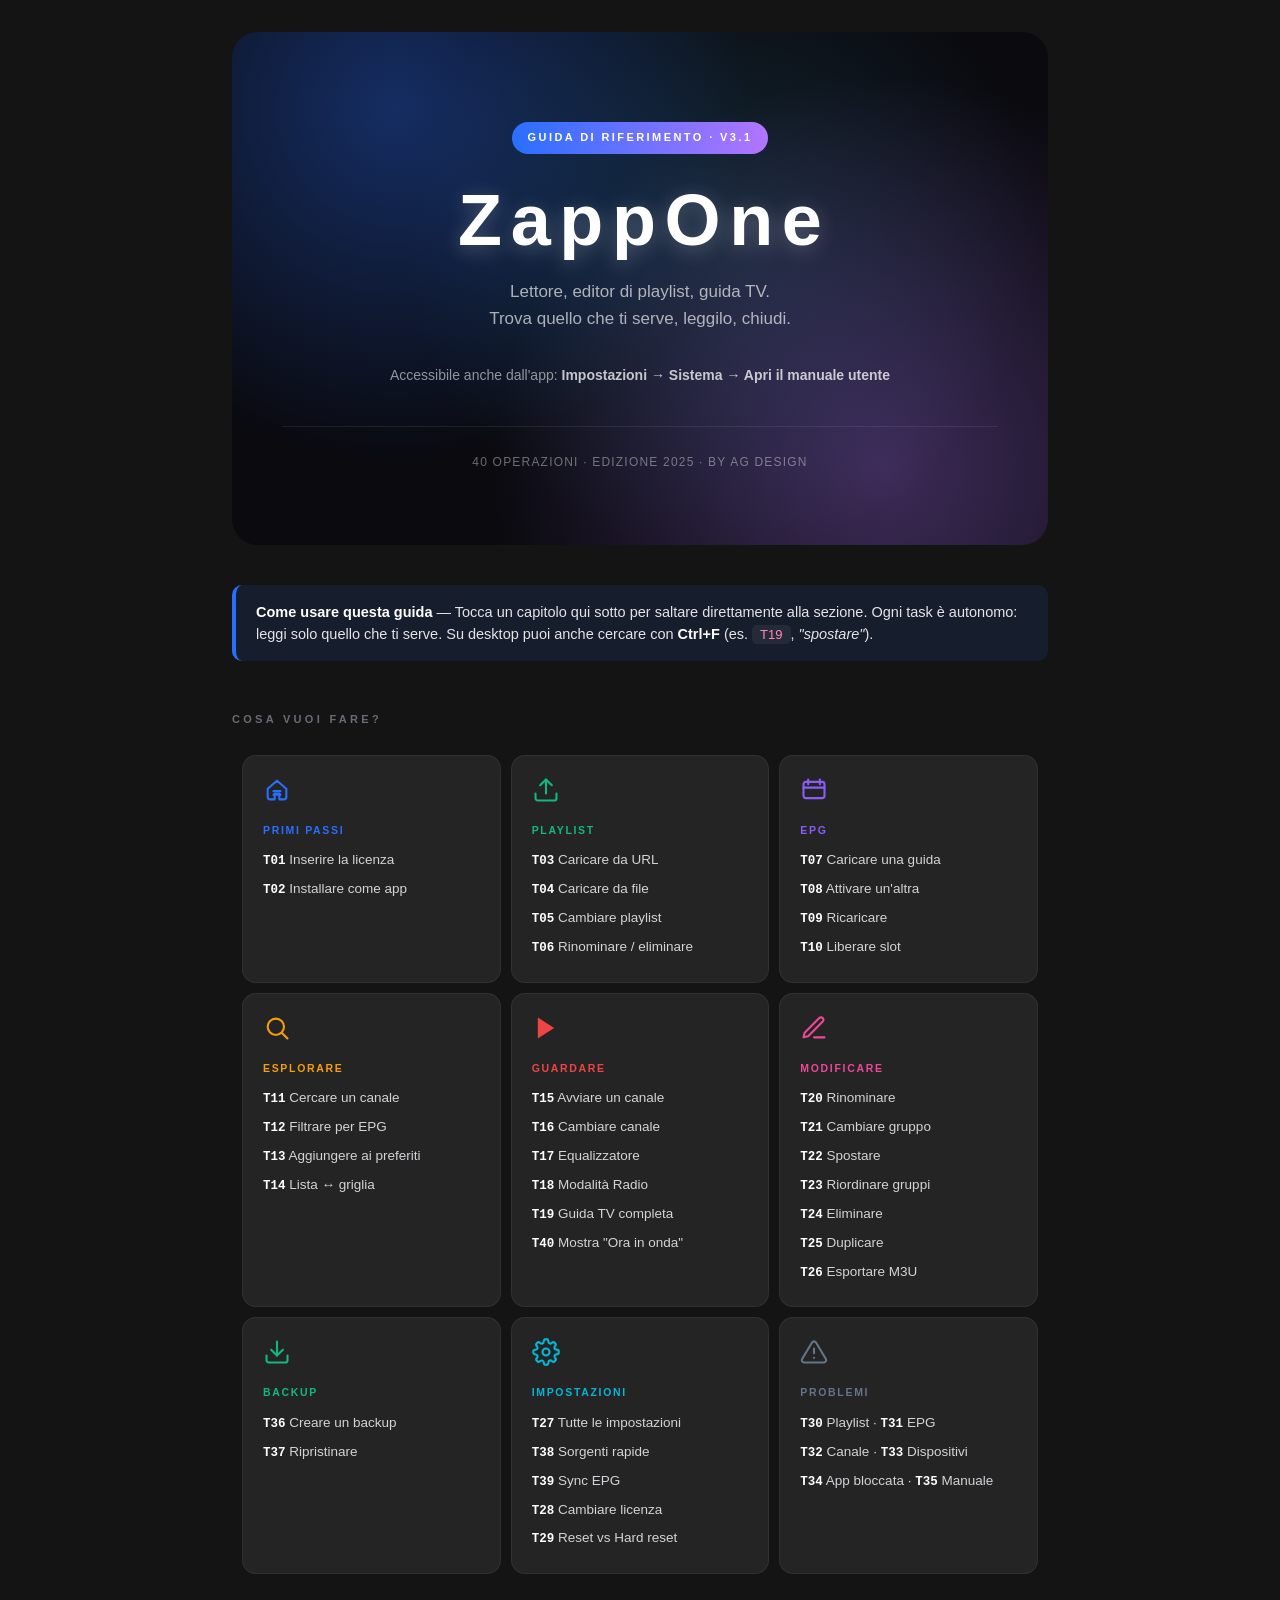
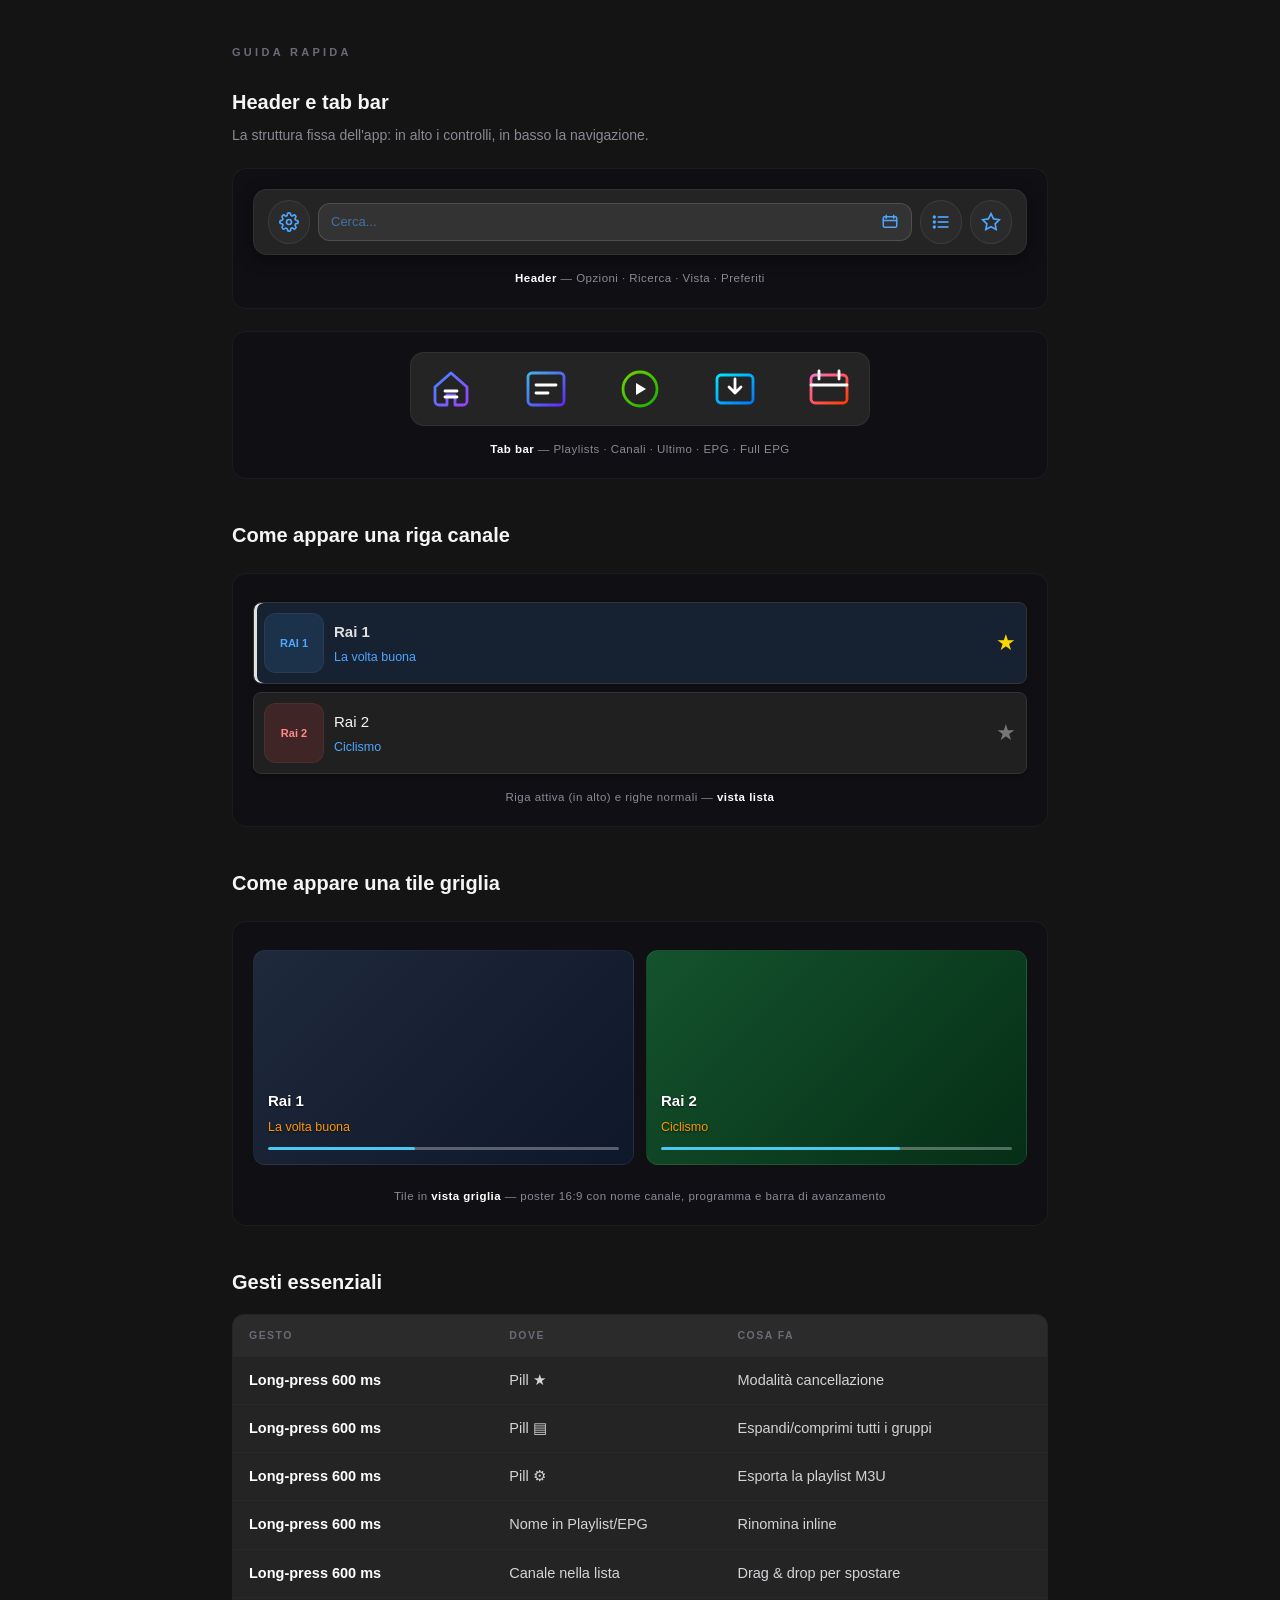
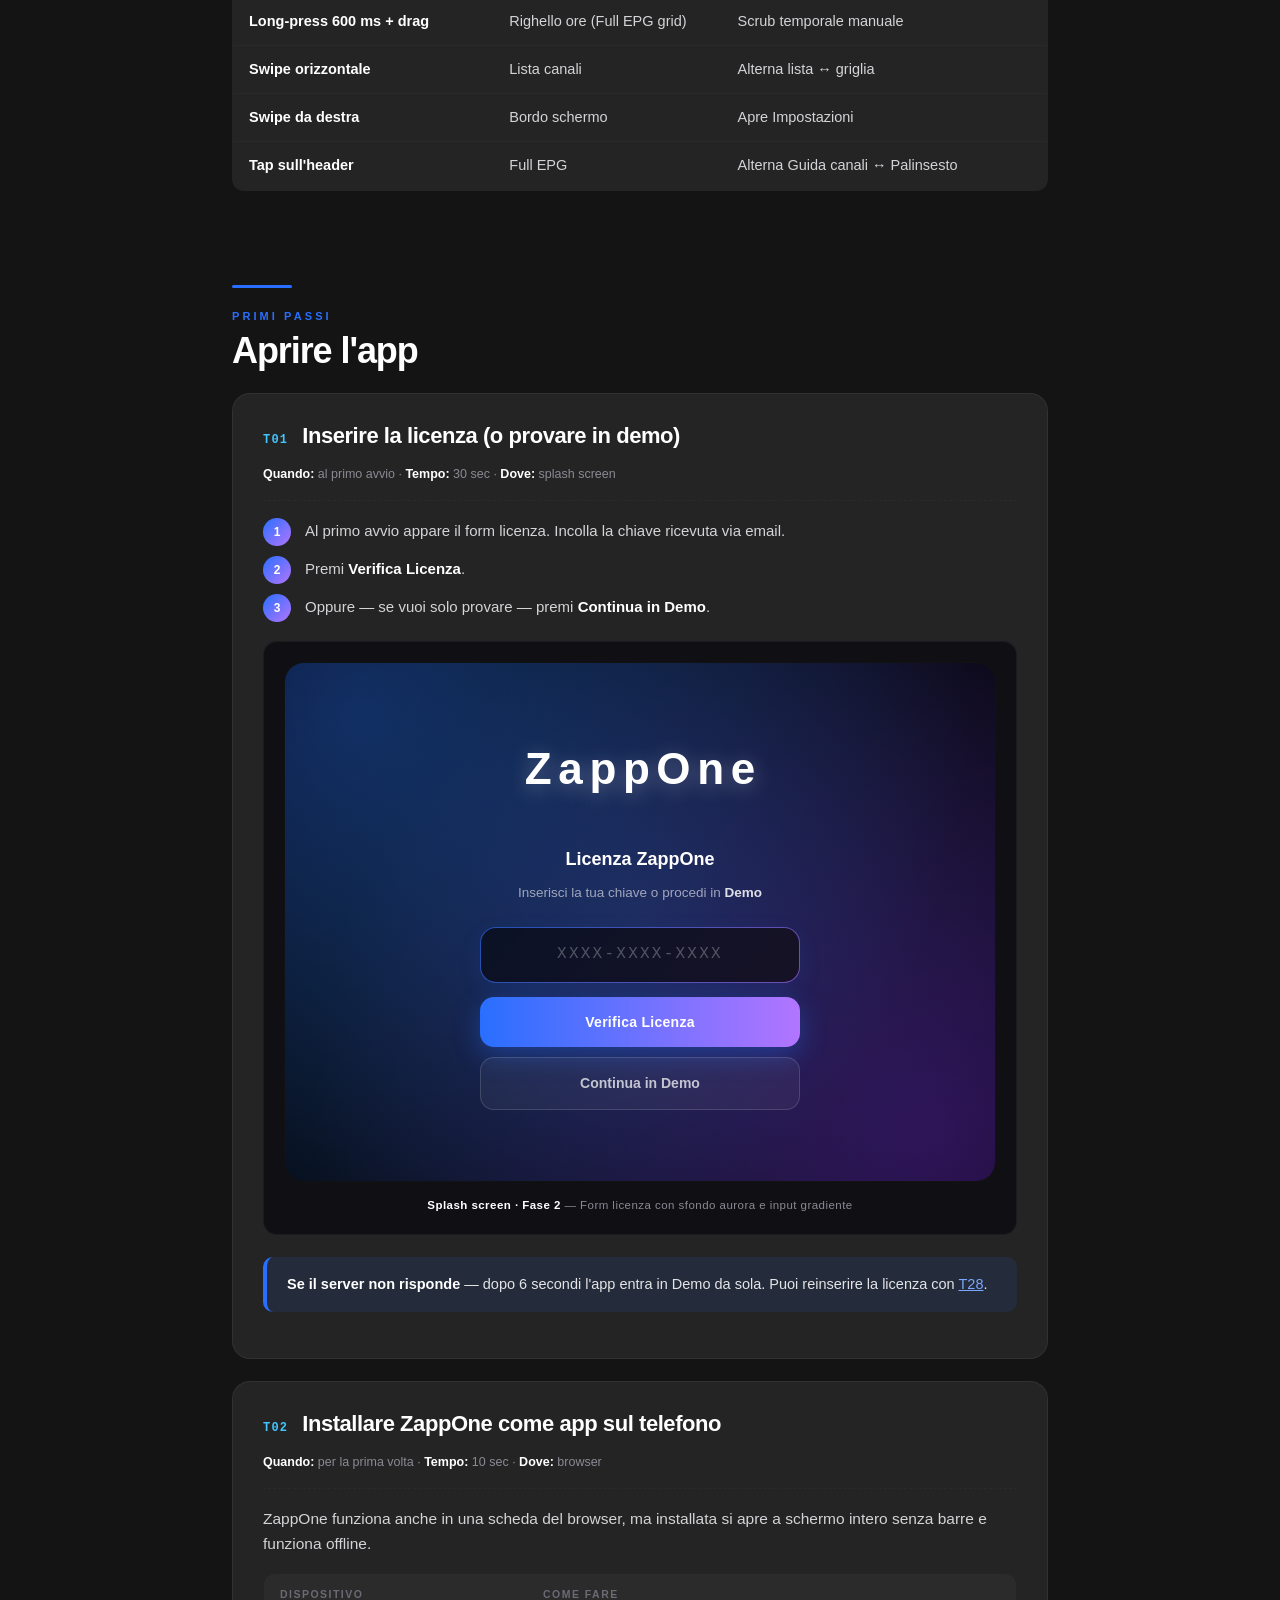
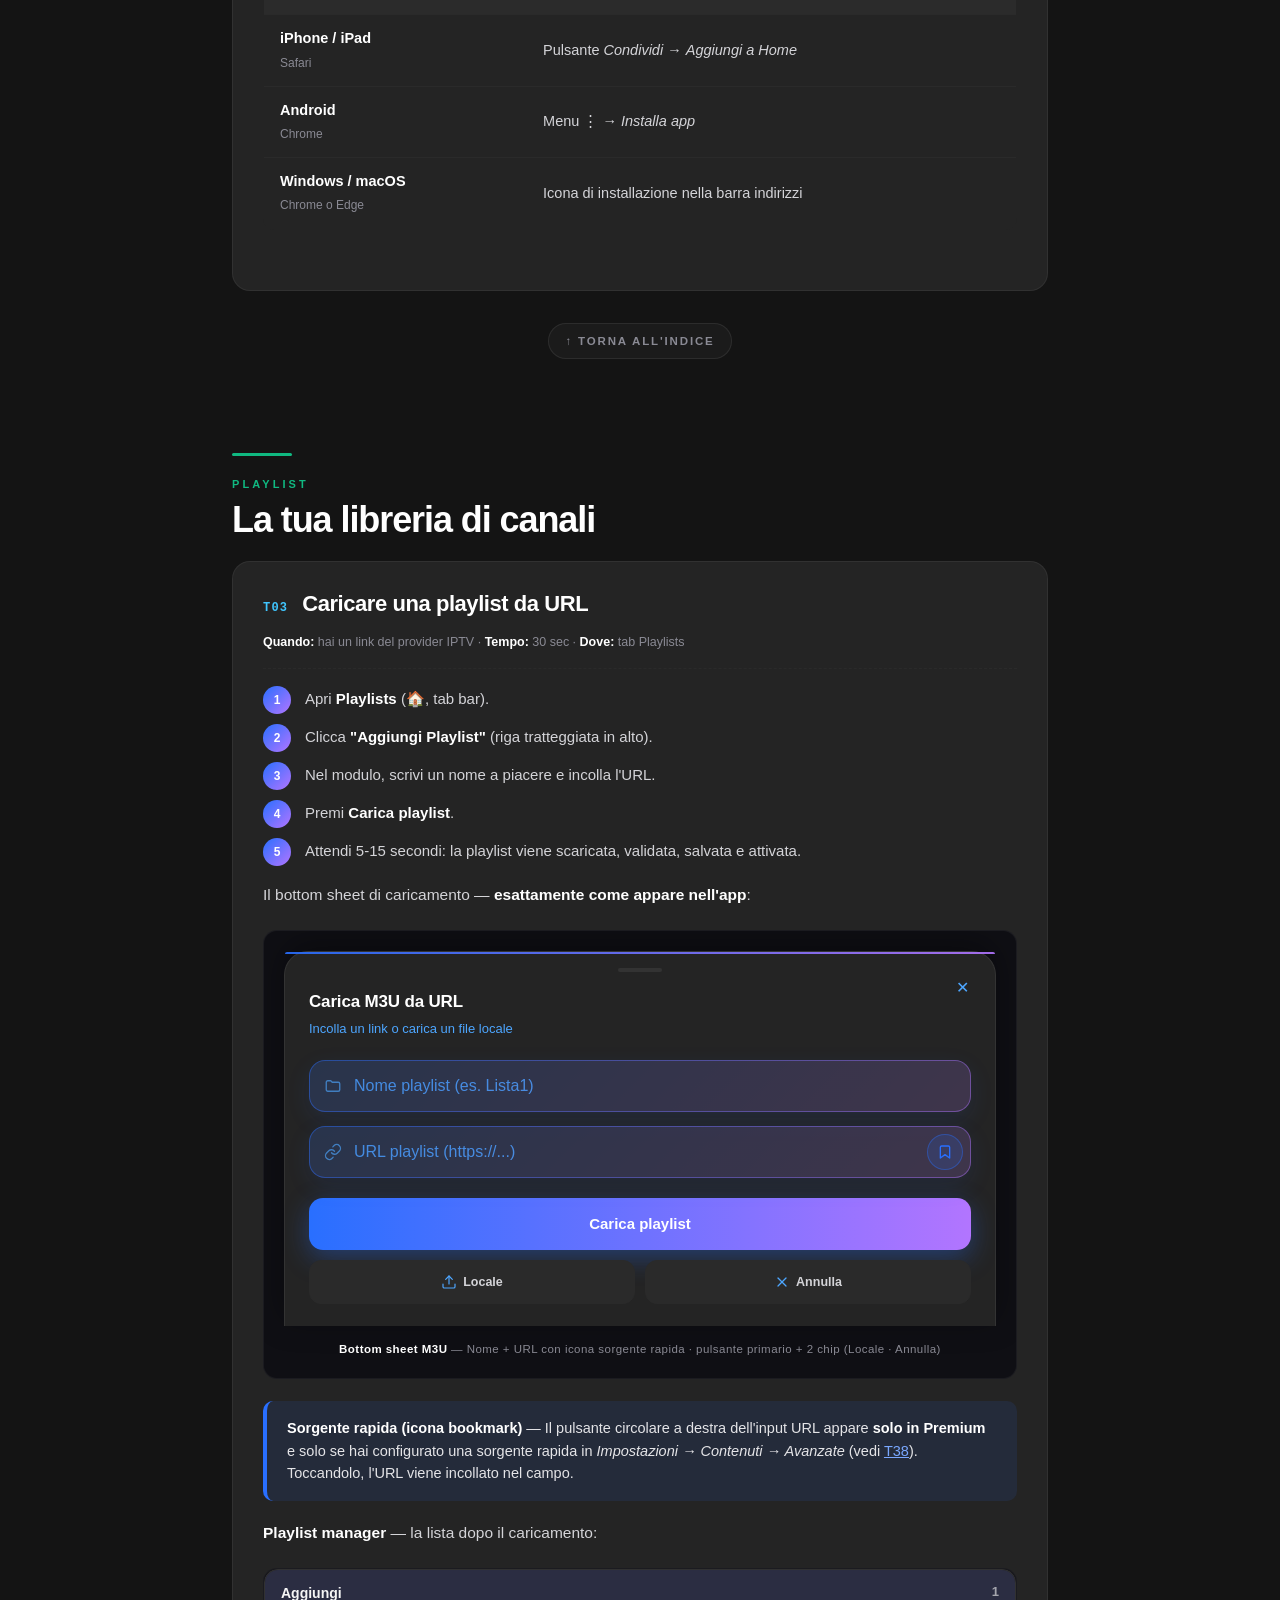
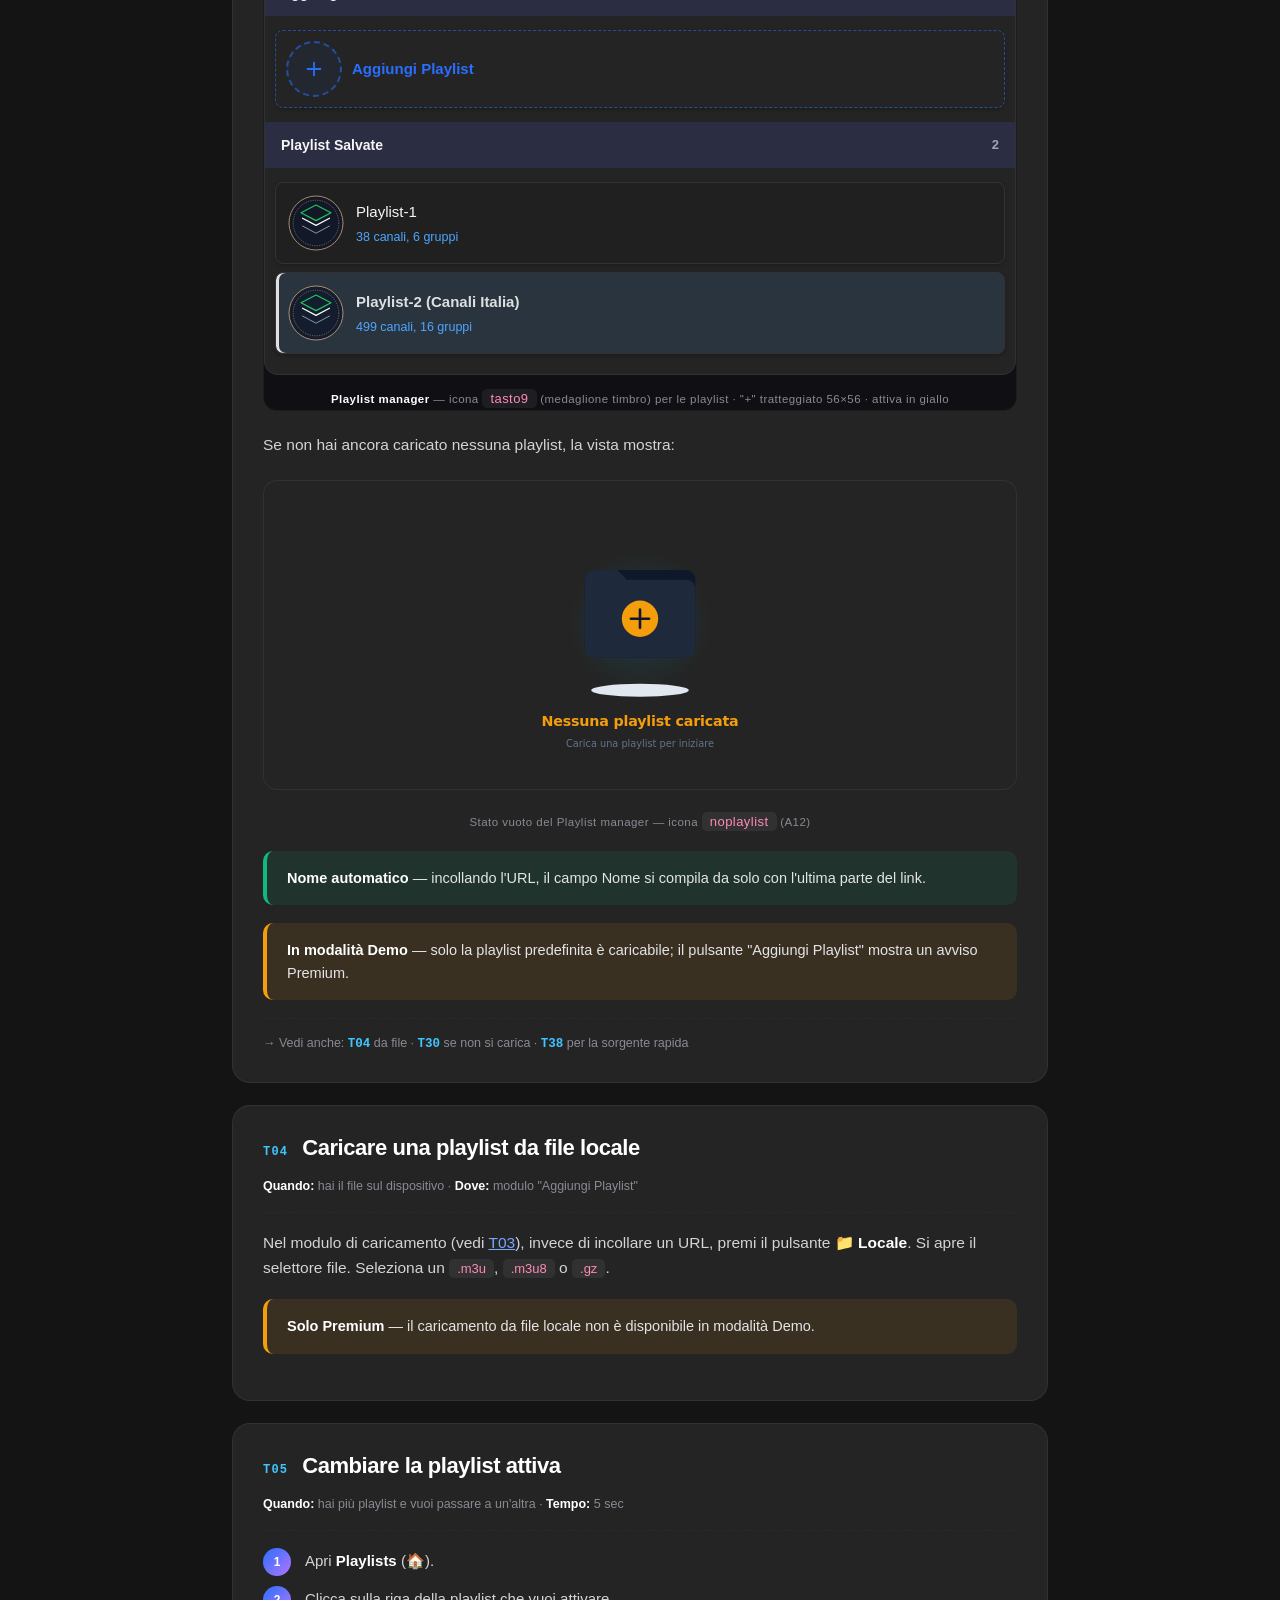
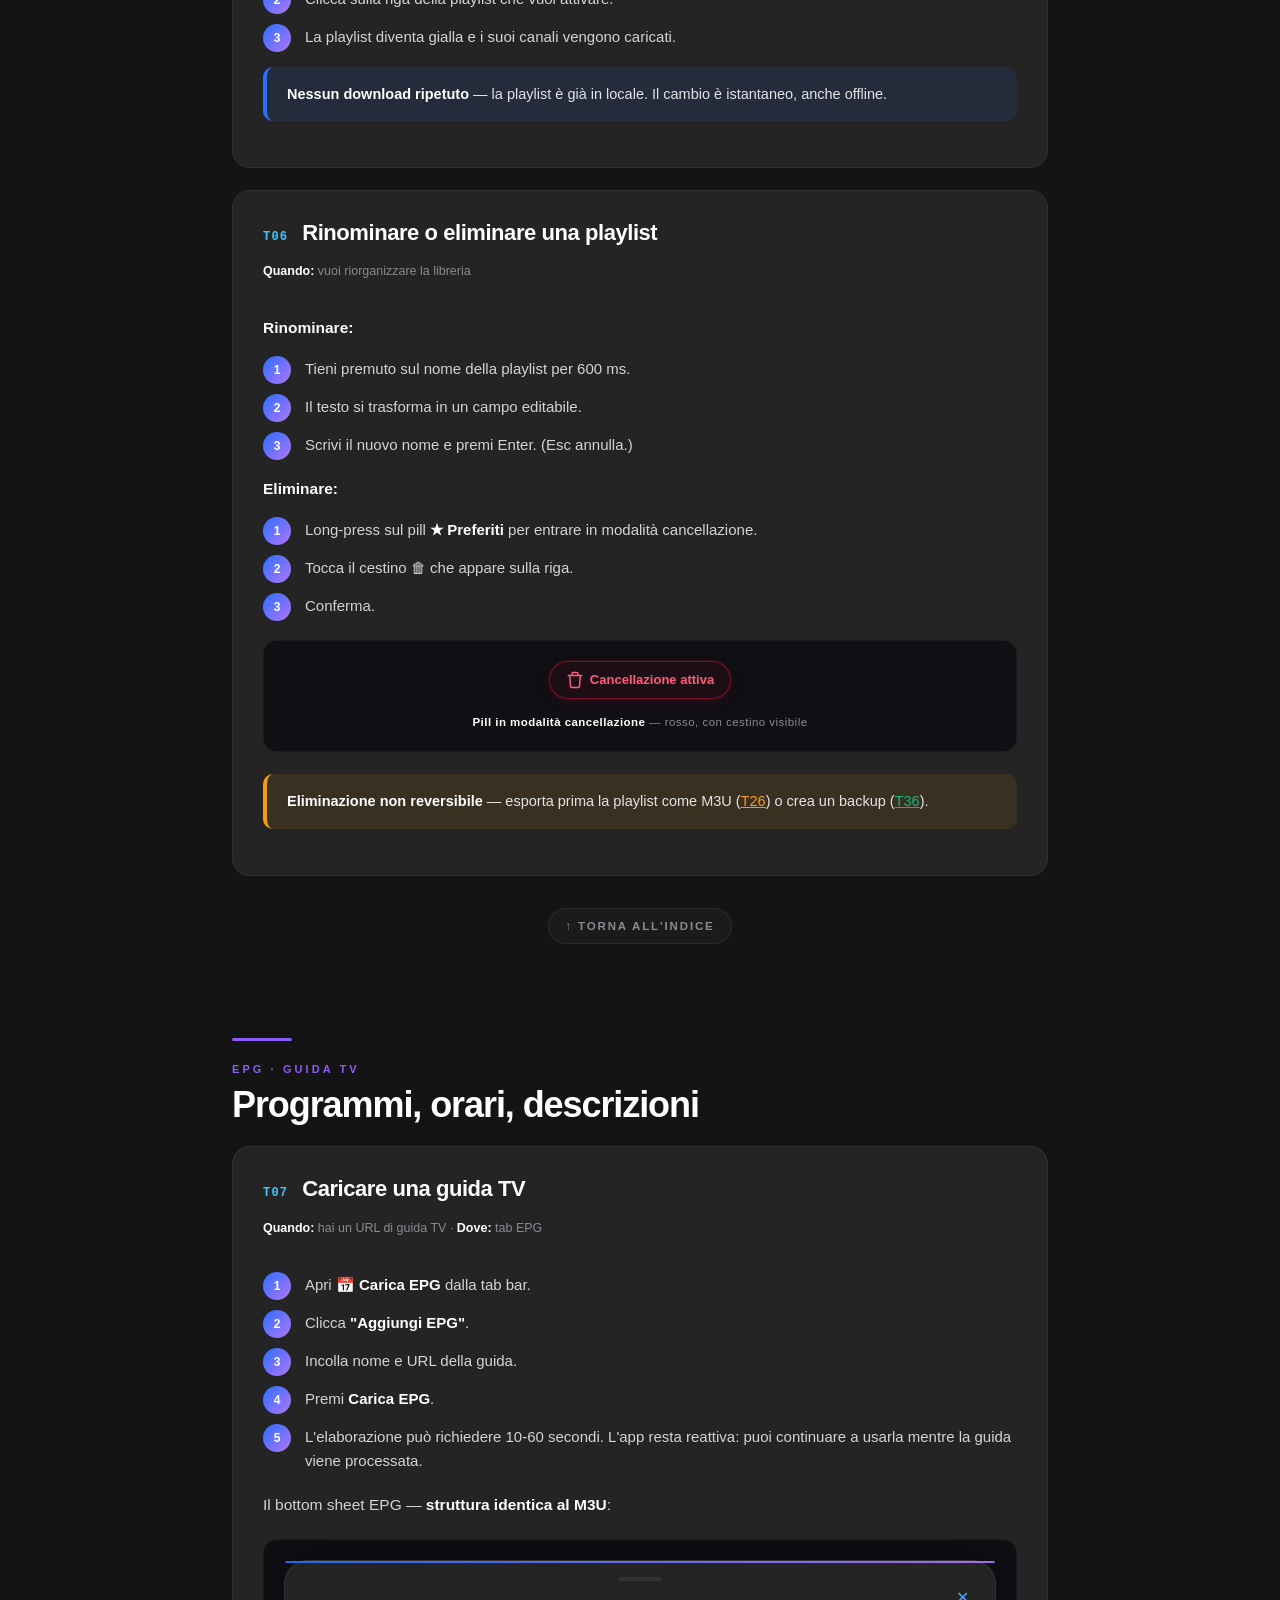
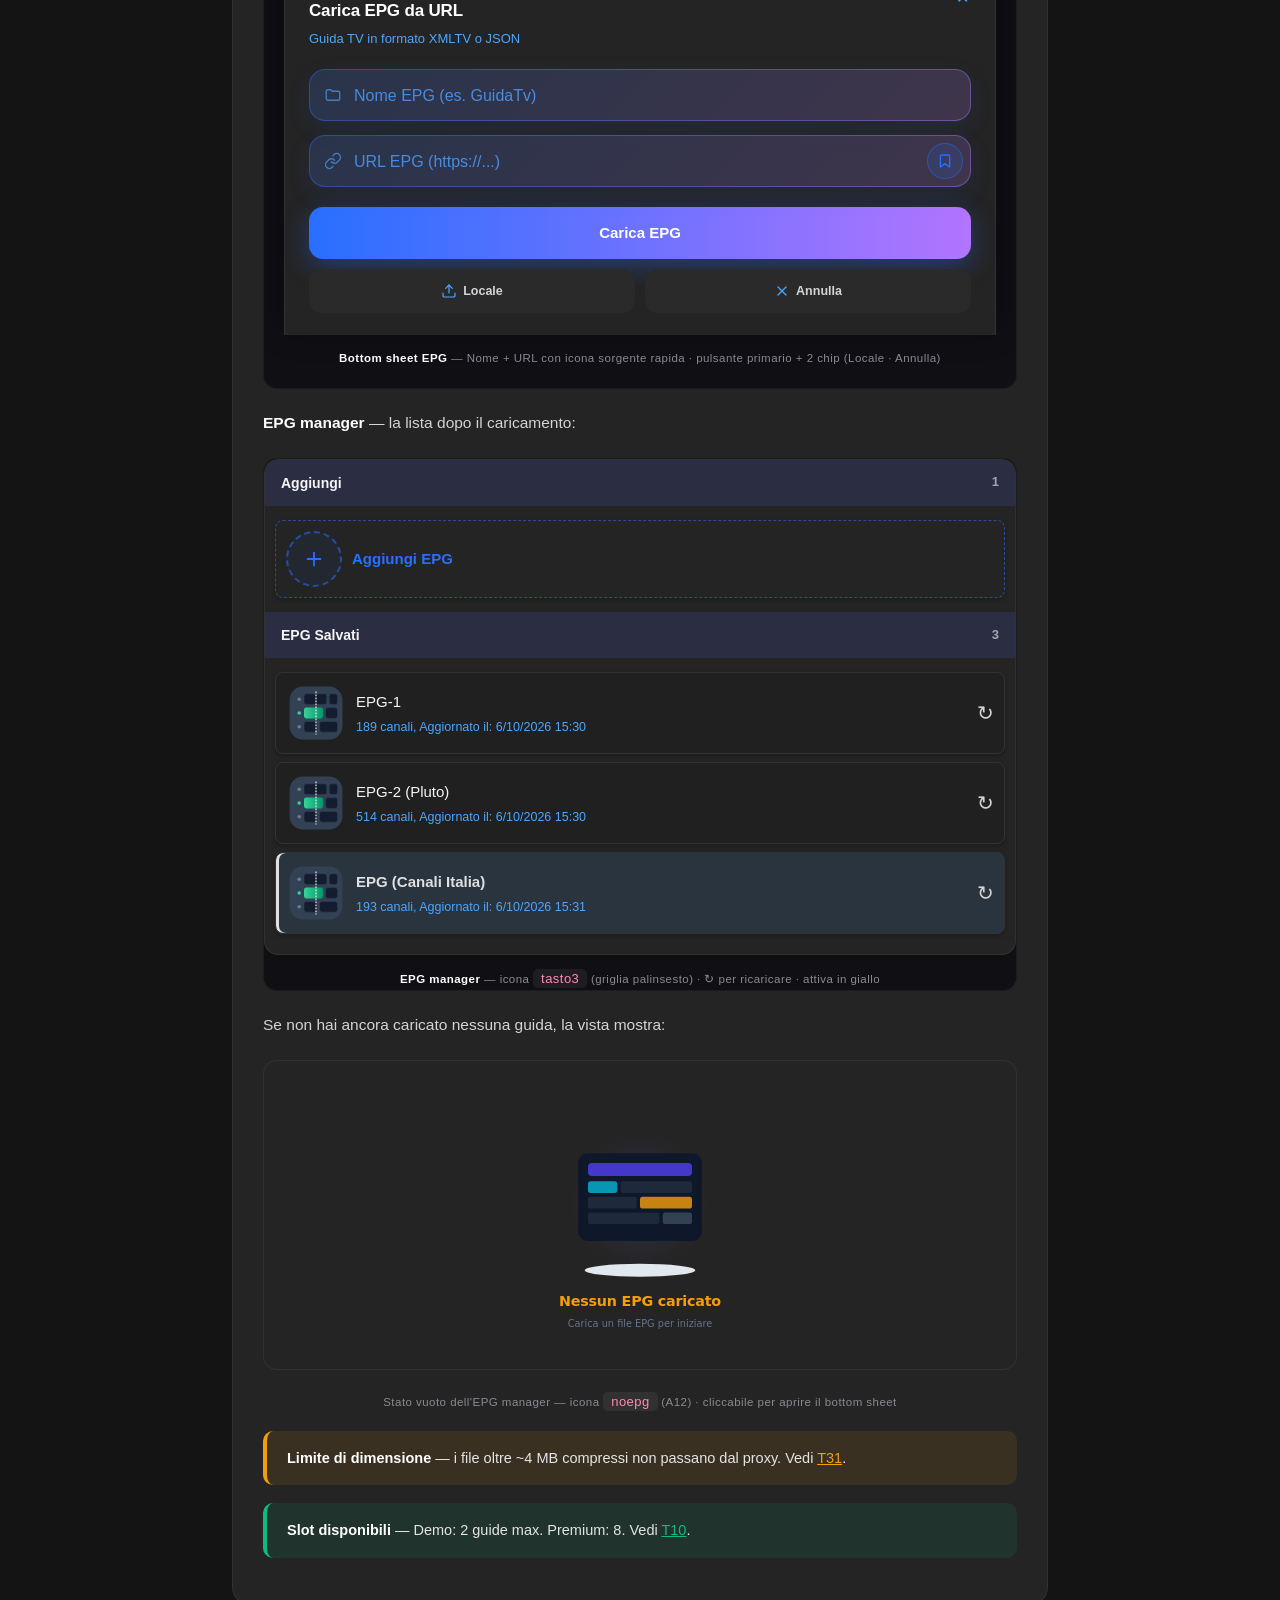
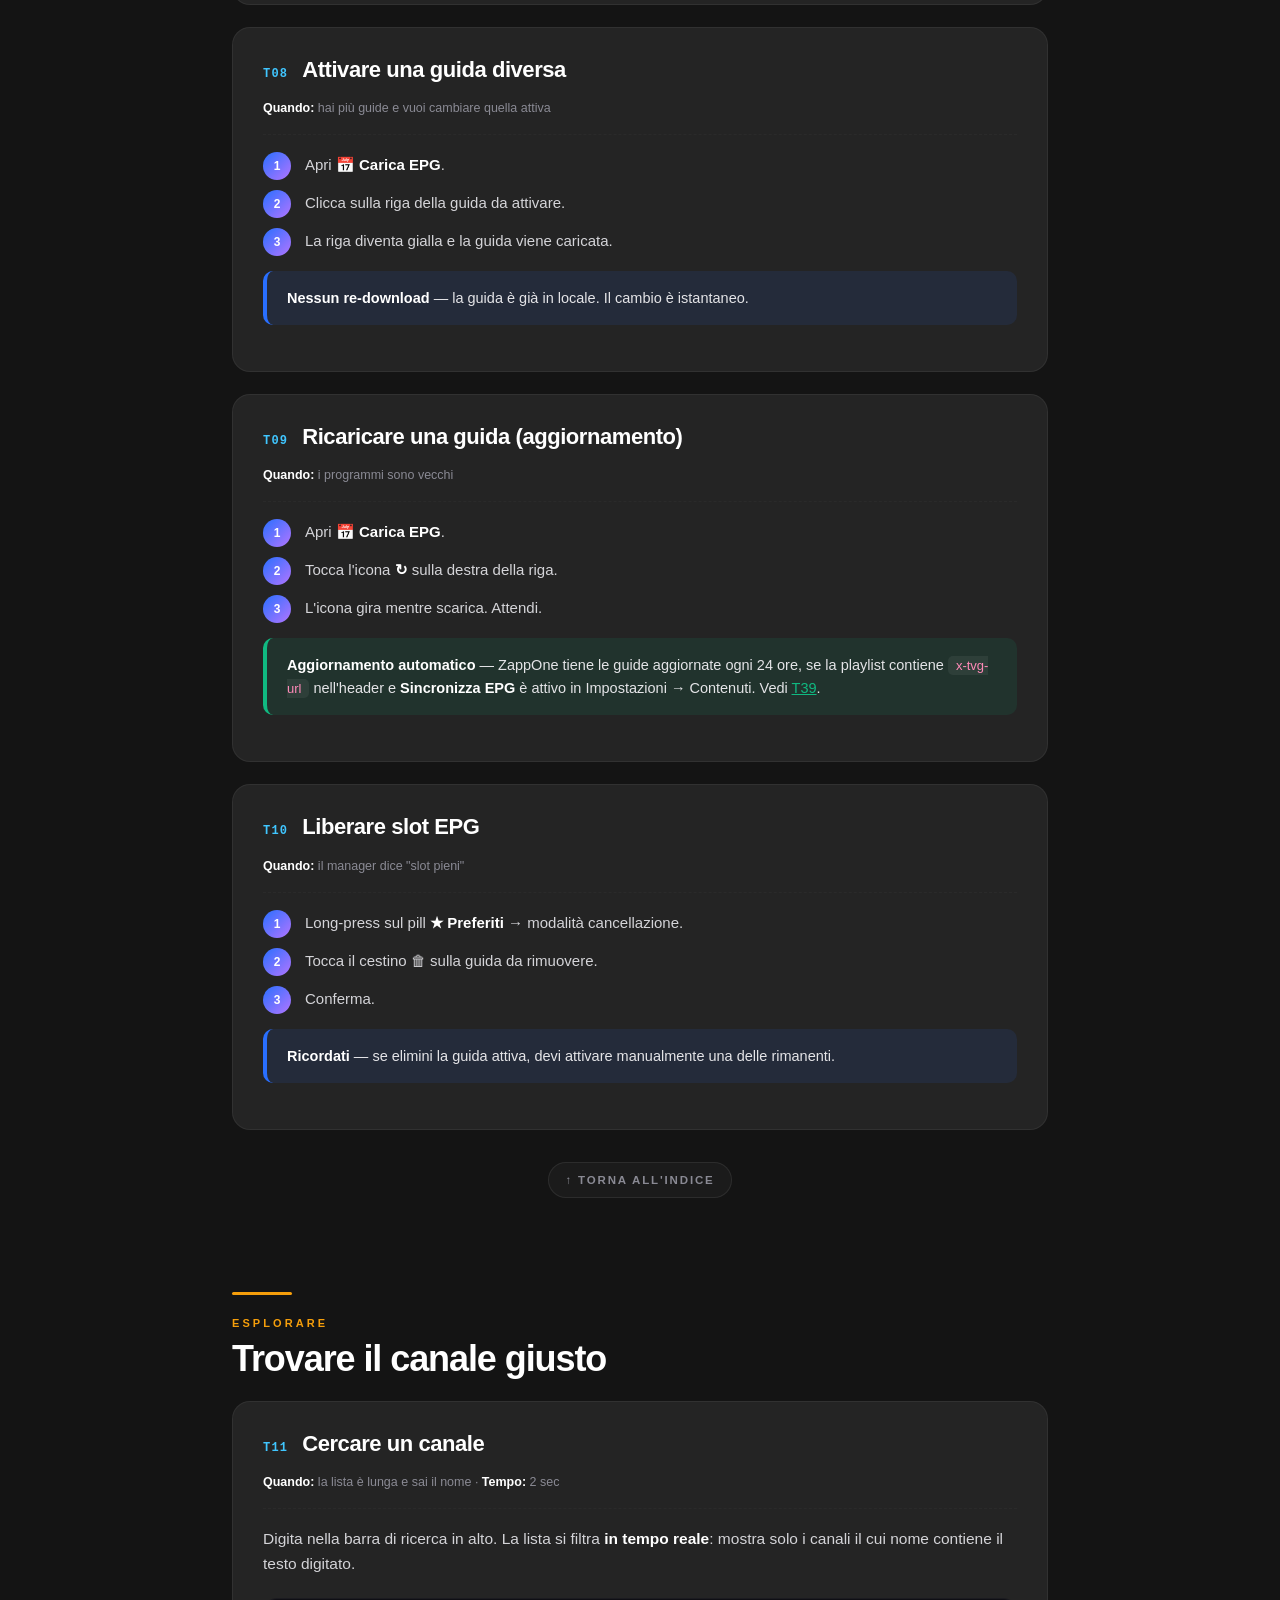
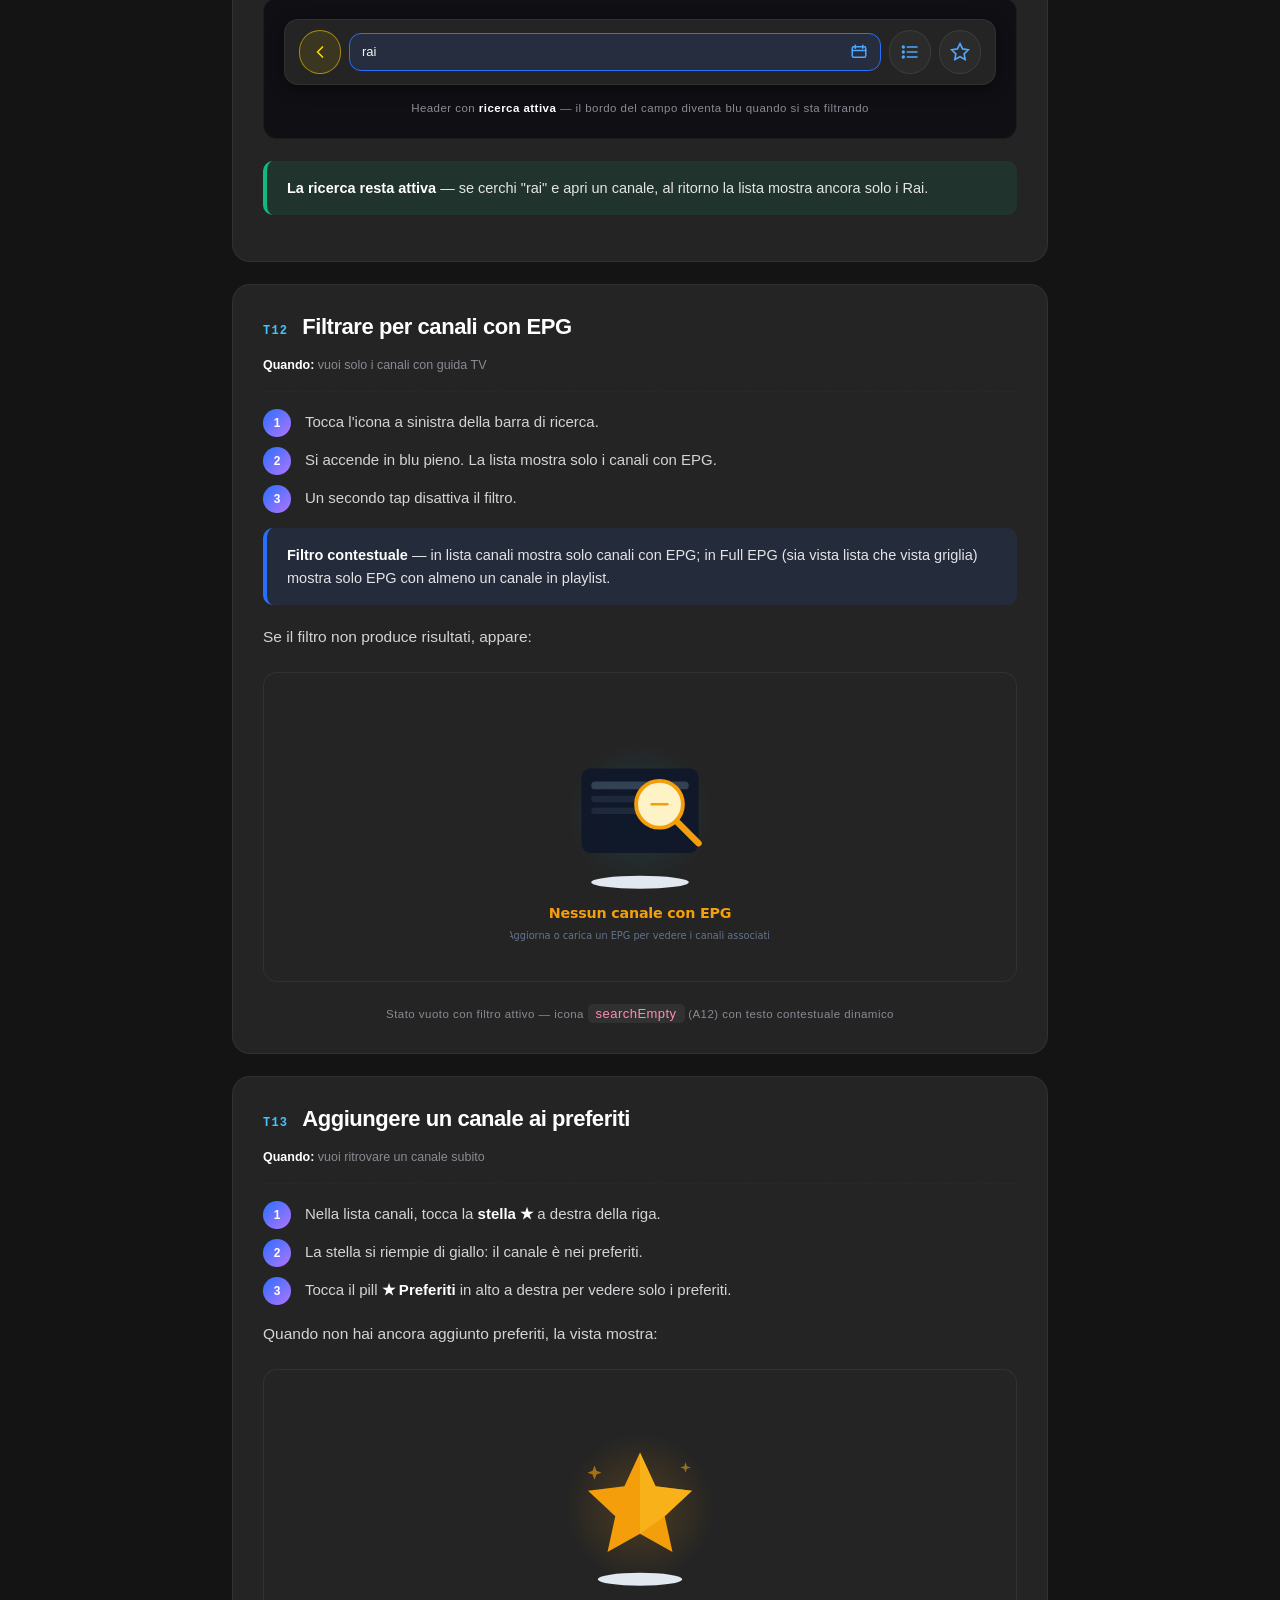
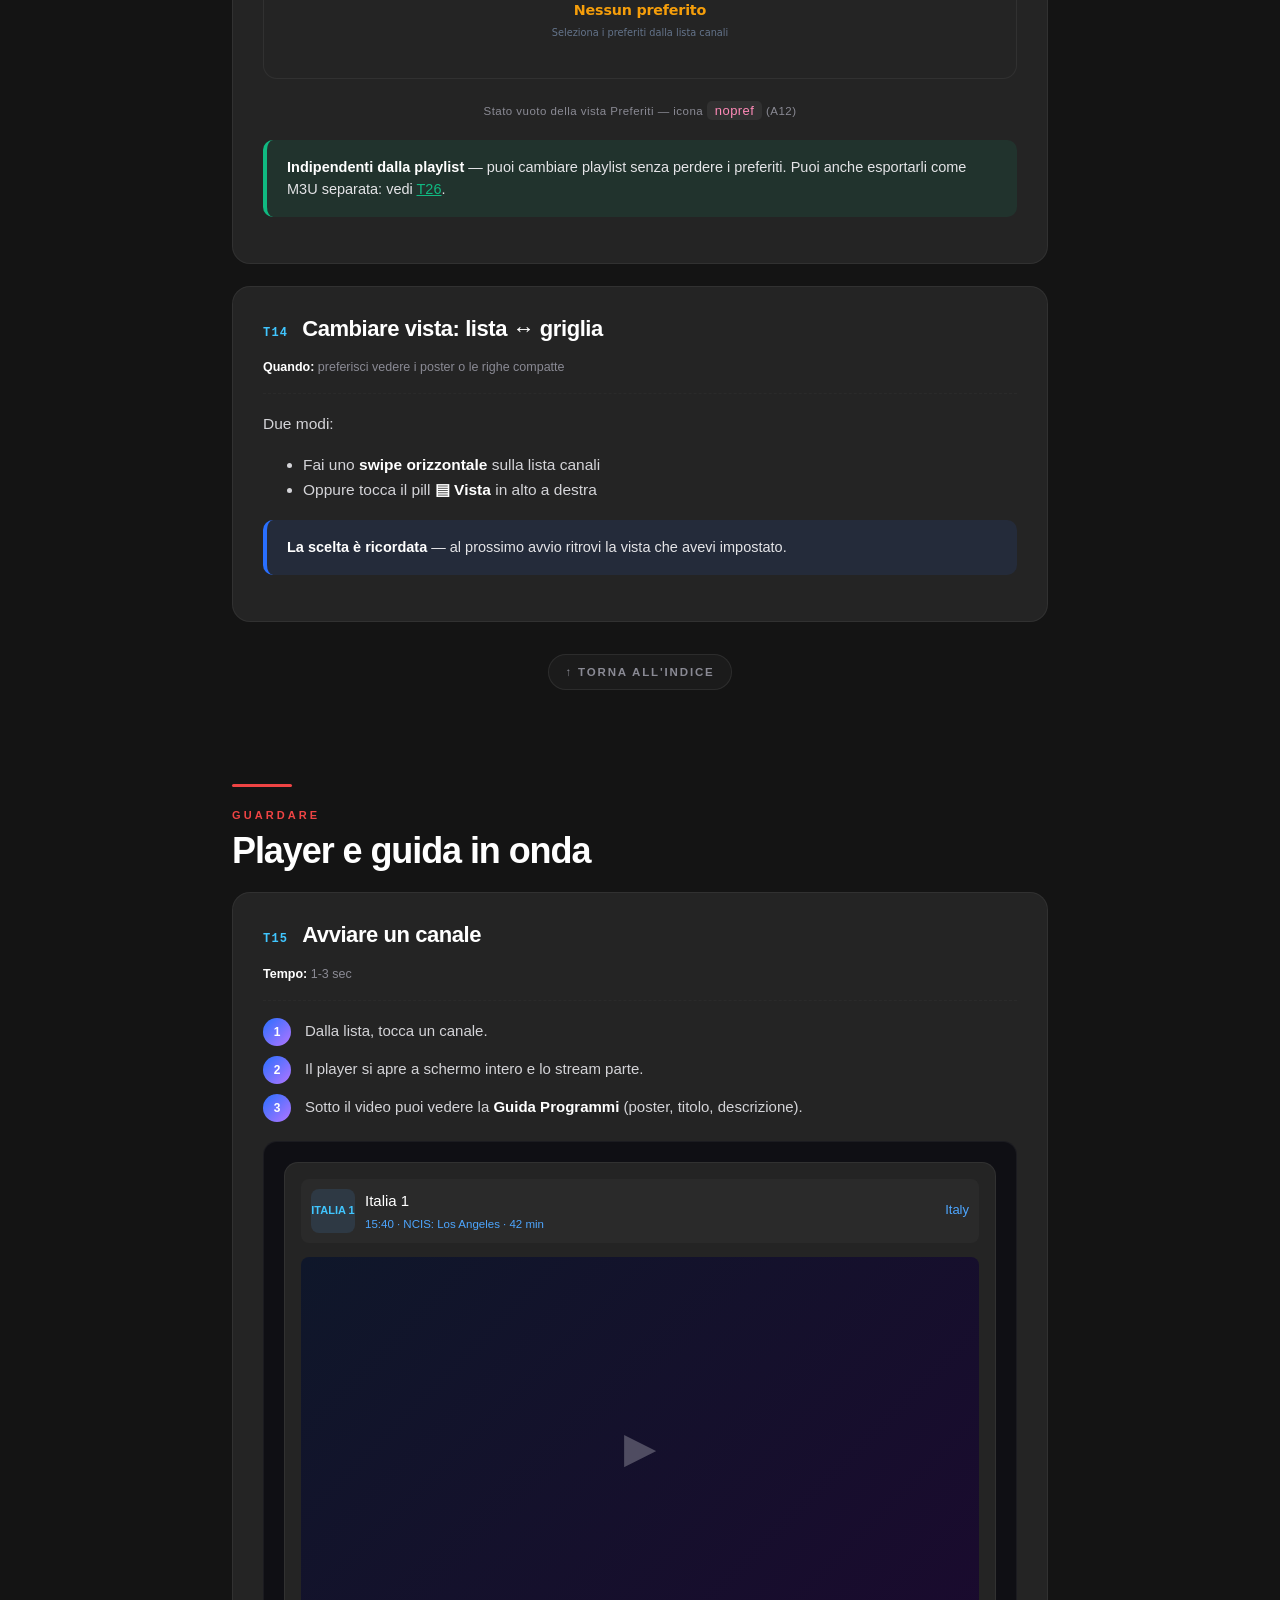
<file: guida.html>
<!DOCTYPE html>
<html lang="it">
<head>
<meta charset="utf-8">
<meta name="viewport" content="width=device-width, initial-scale=1, maximum-scale=1, user-scalable=no, viewport-fit=cover" />
<meta name="apple-mobile-web-app-capable" content="yes" />
<meta name="apple-mobile-web-app-status-bar-style" content="black-translucent" />
<meta name="format-detection" content="telephone=no" />
<title>ZappOne — Guida di riferimento</title>
<style>
  :root {
    --brand-blue: #296fff;
    --brand-violet: #b275ff;
    --brand-cyan: #40c6ff;
    --brand-gradient: linear-gradient(90deg, #296fff, #b275ff);
    --brand-gradient-diag: linear-gradient(135deg, #296fff, #b275ff);
    --dark-bg: #1c1c1c;
    --card-bg: #242424;
    --input-bg: #2a2a2a;
    --border-color: #2a2a2a;
    --border-controls: #333333;
    --text-primary: #f5f5f5;
    --text-secondary: #4da6ff;
    --text-muted: #8a8a94;
    --group-header-bg: #2b2d42;
    --active-channel-bg: rgba(77,166,255,0.12);
    --active-channel-border: #e0e0e0;
    --favorite-star: #ffd700;
    --epg-progress-color: #4cc9f0;
    --epg-current-bg: rgba(77,166,255,0.12);
    --epg-poster-bg: #262626;
    --toggle-green: #2e7d32;
    --danger-solid: rgba(230,0,57,0.85);
    --r-sm: 8px; --r-md: 12px; --r-lg: 14px; --r-xl: 18px; --r-pill: 999px;
  }

  * { box-sizing: border-box; }
  html { scroll-behavior: smooth; }
  body {
    font-family: -apple-system, BlinkMacSystemFont, 'SF Pro Display', 'Segoe UI', Roboto, sans-serif;
    background: #141414; color: var(--text-primary); line-height: 1.6;
    max-width: 860px; margin: 0 auto; padding: 0 22px 80px;
    -webkit-font-smoothing: antialiased;
  }
  p, li { font-size: 15.5px; color: #d4d4d8; }
  strong, b { color: #fff; font-weight: 700; }
  code { background: rgba(255,255,255,0.06); padding: 2px 8px; border-radius: 5px;
         font-family: 'SF Mono', Monaco, monospace; font-size: 13px;
         color: #ff8ab8; font-weight: 500; overflow-wrap: anywhere; }
  .section, .task, tr[id] { scroll-margin-top: 24px; }

  .cover {
    background:
      radial-gradient(circle at 20% 15%, rgba(41,111,255,0.35), transparent 45%),
      radial-gradient(circle at 80% 85%, rgba(178,117,255,0.30), transparent 50%),
      radial-gradient(circle at 60% 40%, rgba(64,198,255,0.15), transparent 55%),
      #0a0a0f;
    border-radius: 26px; padding: 90px 50px 60px; margin: 30px 0 40px; text-align: center;
  }
  .cover-logo { font-size: clamp(38px, 12vw, 72px); font-weight: 800; letter-spacing: 0.12em;
                padding-left: 0.12em; color: #fff; line-height: 1;
                text-shadow: 0 4px 20px rgba(255,255,255,0.25); margin: 0; }
  .cover-sub { font-size: 17px; color: rgba(255,255,255,0.65);
               margin: 22px auto 0; max-width: 480px; }
  .cover-badge { display: inline-block; background: var(--brand-gradient);
                 color: #fff; padding: 7px 16px; border-radius: var(--r-pill);
                 font-size: 11px; font-weight: 800; letter-spacing: 0.22em;
                 margin-bottom: 30px; }
  .cover-from { font-size: 14px; margin-top: 32px; color: rgba(255,255,255,0.55); }
  .cover-from strong { color: rgba(255,255,255,0.75); font-weight: 600; }
  .cover-meta { font-size: 12px; color: rgba(255,255,255,0.4);
                letter-spacing: 0.1em; margin-top: 40px; padding-top: 26px;
                border-top: 1px solid rgba(255,255,255,0.08); }

  .hub-title { font-size: 11px; font-weight: 800; letter-spacing: 0.3em;
               color: #6b6b76; margin: 50px 0 16px; }
  .hub-table { width: 100%; border-collapse: separate; border-spacing: 10px;
               table-layout: fixed; }
  .hub-table td { background: var(--card-bg); border: 1px solid rgba(255,255,255,0.06);
                  border-radius: var(--r-lg); padding: 20px; vertical-align: top;
                  max-width: 0; overflow-wrap: anywhere; }
  .hub-table a { text-decoration: none; color: inherit; }
  .hub-cat-link { display: block; }
  .hub-cat { font-size: 10.5px; font-weight: 800; letter-spacing: 0.16em; margin: 10px 0 8px; }
  .hub-list { font-size: 13.5px; color: #d4d4d8; line-height: 1.75; }
  .hub-list a { display: inline-block; padding: 2px 0; transition: color 0.15s ease; }
  .hub-list a:hover, .hub-list a:active { color: var(--brand-cyan); }
  .hub-list b { color: #fff; font-family: 'SF Mono', monospace; font-size: 12.5px; }

  .section { margin-top: 70px; padding-top: 24px; }
  .section-line { height: 3px; width: 60px; border-radius: 2px; margin-bottom: 20px; }
  .section-name { font-size: 11px; font-weight: 800; letter-spacing: 0.28em;
                  text-transform: uppercase; margin: 6px 0 0; }
  .section-title { font-size: 36px; font-weight: 900; letter-spacing: -0.03em;
                   margin: 6px 0 0; color: #fff; line-height: 1.1; }

  .back-top { text-align: center; margin: 32px 0 0; }
  .back-top a { display: inline-block; padding: 8px 16px; border-radius: var(--r-pill);
    background: rgba(255,255,255,0.03); border: 1px solid rgba(255,255,255,0.08);
    color: var(--text-muted); text-decoration: none; font-size: 11.5px;
    font-weight: 700; letter-spacing: 0.16em;
    transition: background 0.2s ease, color 0.2s ease, border-color 0.2s ease; }
  .back-top a:hover, .back-top a:active { background: rgba(41,111,255,0.10);
    border-color: rgba(41,111,255,0.40); color: var(--brand-cyan); }

  .task { background: var(--card-bg); border-radius: var(--r-xl);
          padding: 28px 30px; margin: 22px 0;
          border: 1px solid rgba(255,255,255,0.06); max-width: 100%; }
  .task-head { display: flex; align-items: baseline; gap: 14px; margin-bottom: 4px; flex-wrap: wrap; }
  .task-id { font-size: 12px; font-weight: 800; letter-spacing: 0.1em;
             color: var(--brand-cyan); font-family: 'SF Mono', monospace; }
  .task-title { font-size: 22px; font-weight: 800; letter-spacing: -0.02em;
                color: #fff; margin: 0; line-height: 1.25; }
  .task-meta { font-size: 12.5px; color: var(--text-muted);
               margin: 14px 0 18px; padding-bottom: 16px;
               border-bottom: 1px dashed var(--border-color); }
  .steps { padding-left: 0; list-style: none; margin: 16px 0; }
  .steps li { padding-left: 42px; position: relative; margin: 14px 0;
              font-size: 15px; color: #d4d4d8; }
  .steps li::before { content: attr(data-n); position: absolute; left: 0; top: -1px;
                      width: 28px; height: 28px; line-height: 28px; text-align: center;
                      background: var(--brand-gradient-diag); color: #fff;
                      border-radius: 50%; font-weight: 700; font-size: 12px; }

  .co { padding: 16px 20px; border-radius: 10px; font-size: 14.5px;
        margin: 18px 0; color: #e4e4e7; line-height: 1.55; overflow-wrap: anywhere; }
  .co-tip { background: rgba(16,185,129,0.10); border-left: 4px solid #10b981; }
  .co-info { background: rgba(41,111,255,0.10); border-left: 4px solid var(--brand-blue); }
  .co-warn { background: rgba(245,158,11,0.10); border-left: 4px solid #f59e0b; }
  .co-danger { background: rgba(230,0,57,0.10); border-left: 4px solid #e60039; }
  .xref { font-size: 12.5px; color: var(--text-muted); margin-top: 18px;
          padding-top: 14px; border-top: 1px dashed var(--border-color); }
  .xref b { color: var(--brand-cyan); font-family: 'SF Mono', monospace; font-weight: 700; }
  .xref a { color: var(--brand-cyan); text-decoration: none; }

  .cheat { width: 100%; border-collapse: collapse; margin: 16px 0 32px;
           background: var(--card-bg); border-radius: var(--r-md); overflow: hidden;
           border: 1px solid rgba(255,255,255,0.06); table-layout: fixed; }
  .cheat th { text-align: left; padding: 12px 16px; font-size: 10.5px; font-weight: 800;
              letter-spacing: 0.14em; text-transform: uppercase; color: #6b6b76;
              background: rgba(255,255,255,0.03); border-bottom: 1px solid var(--border-color);
              overflow-wrap: anywhere; }
  .cheat td { padding: 12px 16px; font-size: 14.5px; color: #d4d4d8;
              border-bottom: 1px solid var(--border-color); vertical-align: middle;
              overflow-wrap: anywhere; word-break: break-word; }
  .cheat tr:last-child td { border-bottom: 0; }
  .cheat td code { word-break: break-all; }

  /* MOCKUP: FRAME */
  .mk-frame { background: #0f0f14; border-radius: var(--r-lg);
              padding: 20px; margin: 22px 0; border: 1px solid rgba(255,255,255,0.05);
              max-width: 100%; min-width: 0; overflow: hidden; }
  .mk-cap { font-size: 11.5px; color: var(--text-muted); text-align: center;
            margin-top: 14px; letter-spacing: 0.04em; }
  .mk-cap b { color: #fff; }

  /* MOCKUP: HEADER */
  .mk-header { background: var(--card-bg); border-radius: var(--r-lg);
               padding: 10px 14px; display: flex; align-items: center;
               justify-content: space-between; gap: 8px;
               border: 1px solid rgba(255,255,255,0.06);
               box-shadow: 0 4px 16px rgba(0,0,0,0.35); }
  .mk-pill { display: inline-flex; align-items: center; justify-content: center;
             gap: 6px; height: 38px; min-width: 38px; padding: 0 10px;
             border-radius: var(--r-pill); background: rgba(255,255,255,0.035);
             border: 1px solid rgba(255,255,255,0.08); color: var(--text-secondary);
             flex-shrink: 0; }
  .mk-pill.back-active { background: rgba(255,215,0,0.10);
                         border-color: rgba(255,215,0,0.55); color: var(--favorite-star); }
  .mk-search { flex: 1; min-width: 0; height: 38px; border-radius: 12px;
               background: rgba(255,255,255,0.07);
               border: 1px solid rgba(255,255,255,0.14);
               color: var(--text-secondary); padding: 0 12px; font-size: 13px;
               display: flex; align-items: center; justify-content: space-between; gap: 6px; }
  .mk-search .ph { opacity: 0.55; white-space: nowrap; overflow: hidden; text-overflow: ellipsis; }

  /* MOCKUP: TAB BAR */
  .mk-tabbar { background: var(--card-bg); border-radius: var(--r-lg);
               padding: 12px 16px; display: flex; align-items: center;
               justify-content: space-between; gap: 8px;
               border: 1px solid rgba(255,255,255,0.06);
               max-width: 460px; margin: 0 auto; }
  .mk-tab { width: 48px; height: 48px; display: inline-flex;
            align-items: center; justify-content: center;
            border-radius: 50%; flex-shrink: 0; }
  .mk-tab svg { width: 100%; height: 100%; }

  /* MOCKUP: RIGA CANALE */
  .mk-row { background: #202020; border: 1px solid var(--border-controls);
            border-radius: var(--r-sm); padding: 10px; display: flex;
            align-items: center; gap: 10px; margin: 8px 0;
            box-shadow: 0 2px 4px rgba(0,0,0,0.2); }
  .mk-row.active { background: var(--active-channel-bg);
                   box-shadow: 0 2px 4px rgba(0,0,0,0.2),
                               inset 3px 0 0 var(--active-channel-border); }
  .mk-logo { width: 60px; height: 60px; border-radius: 12px;
             background: var(--epg-current-bg); display: flex;
             align-items: center; justify-content: center;
             flex-shrink: 0; font-size: 11px; color: var(--text-secondary);
             font-weight: 700; border: 1px solid rgba(255,255,255,0.06);
             text-align: center; padding: 2px; line-height: 1.1; }
  .mk-logo img, .mk-logo svg { width: 100%; height: 100%; object-fit: contain; }
  .mk-info { flex: 1; min-width: 0; }
  .mk-name { font-size: 15px; font-weight: 500; color: var(--text-primary); }
  .mk-name.active { color: var(--active-channel-border); font-weight: 600; }
  .mk-program { font-size: 12.5px; color: var(--text-secondary); margin-top: 3px;
                white-space: nowrap; overflow: hidden; text-overflow: ellipsis; }
  .mk-star { font-size: 22px; color: var(--favorite-star); flex-shrink: 0; }
  .mk-star.inactive { color: #777; }
  .mk-trash { font-size: 18px; flex-shrink: 0; margin-left: 8px; }
  .mk-reload { font-size: 20px; flex-shrink: 0; margin-left: 8px; color: #d4d4d8;
               display: inline-flex; align-items: center; justify-content: center; }
  .mk-add-plus { width: 56px; height: 56px; border-radius: 50%; flex-shrink: 0;
                 border: 2px dashed rgba(41,111,255,0.55);
                 background-color: rgba(41,111,255,0.06);
                 background-image: url("data:image/svg+xml;utf8,<svg xmlns='http://www.w3.org/2000/svg' viewBox='0 0 24 24' fill='none' stroke='%23296fff' stroke-width='2' stroke-linecap='round'><path d='M12 5v14M5 12h14'/></svg>");
                 background-repeat: no-repeat;
                 background-position: center;
                 background-size: 22px 22px;
                 box-sizing: border-box; }

  /* MOCKUP: TILE GRIGLIA */
  .mk-tile { background: linear-gradient(135deg, #1e1b4b 0%, #0f172a 100%);
             border-radius: 12px; aspect-ratio: 16/9; position: relative;
             overflow: hidden; margin: 8px 0; display: flex; align-items: flex-end;
             padding: 14px; border: 1px solid rgba(255,255,255,0.06); max-width: 100%; }
  .mk-tile-overlay { width: 100%; display: flex; flex-direction: column; gap: 4px; }
  .mk-tile-name { font-size: 15px; font-weight: 700; color: #fff;
                  text-shadow: 0 1px 2px rgba(0,0,0,0.7); }
  .mk-tile-program { font-size: 12.5px; color: #ff9800;
                     text-shadow: 0 1px 2px rgba(0,0,0,0.7);
                     white-space: nowrap; overflow: hidden; text-overflow: ellipsis; }
  .mk-tile-progress { height: 3px; background: rgba(255,255,255,0.3);
                      border-radius: 2px; margin-top: 6px; overflow: hidden; }
  .mk-tile-progress div { height: 100%; width: 42%;
                          background: var(--epg-progress-color); border-radius: 2px; }

  /* MOCKUP: SPLASH */
  .mk-splash {
    position: relative; background: #030305; border-radius: 20px;
    padding: 60px 30px; overflow: hidden; text-align: center;
    border: 1px solid rgba(255,255,255,0.06);
    min-height: 520px; display: flex; flex-direction: column;
    align-items: center; justify-content: center; max-width: 100%;
  }
  .mk-splash::before {
    content: ""; position: absolute; top: -50%; left: -50%;
    width: 200%; height: 200%;
    background:
      radial-gradient(circle at 30% 30%, rgba(41,111,255,0.35) 0%, transparent 50%),
      radial-gradient(circle at 70% 70%, rgba(140,41,255,0.30) 0%, transparent 50%),
      radial-gradient(circle at 50% 50%, rgba(64,198,255,0.15) 0%, transparent 60%);
    pointer-events: none;
  }
  .mk-splash > * { position: relative; z-index: 1; max-width: 100%; }
  .mk-splash-logo { font-size: 44px; font-weight: 800; letter-spacing: 0.15em;
                    padding-left: 0.15em; color: #fff;
                    text-shadow: 0 4px 20px rgba(255,255,255,0.3);
                    margin: 0 0 40px; max-width: 100%; }
  .mk-splash-title { font-size: 18px; font-weight: 700; color: #fff; margin: 0 0 8px; }
  .mk-splash-sub { font-size: 13.5px; color: rgba(255,255,255,0.58); margin: 0 0 24px; }
  .mk-splash-sub b { color: rgba(255,255,255,0.85); }
  .mk-input-gradient { width: 100%; max-width: 320px; margin: 0 auto 14px;
                       border-radius: 16px; padding: 1px;
                       background: linear-gradient(135deg,
                         rgba(41,111,255,0.55), rgba(178,117,255,0.55));
                       box-shadow: 0 8px 24px rgba(41,111,255,0.10); }
  .mk-input-inner { background: rgba(8,8,14,0.85); border-radius: 15px;
                    padding: 14px 18px; color: rgba(255,255,255,0.28);
                    font-size: 15px; letter-spacing: 0.14em; text-align: center;
                    font-family: 'SF Mono', monospace; overflow-wrap: anywhere; }
  .mk-btn-primary { width: 100%; max-width: 320px; margin: 0 auto 10px;
                    padding: 14px 18px; border-radius: 14px;
                    background: var(--brand-gradient); color: #fff;
                    font-size: 14px; font-weight: 600; letter-spacing: 0.02em;
                    text-align: center;
                    box-shadow: 0 8px 26px rgba(41,111,255,0.35); }
  .mk-btn-ghost { width: 100%; max-width: 320px; margin: 0 auto;
                  padding: 14px 18px; border-radius: 14px;
                  background: rgba(255,255,255,0.05); color: rgba(255,255,255,0.72);
                  border: 1px solid rgba(255,255,255,0.14);
                  font-size: 14px; font-weight: 600; text-align: center; }

  /* MOCKUP: BOTTOM SHEET */
  .mk-sheet { background: var(--card-bg); border-radius: 24px 24px 0 0;
              padding: 12px 24px 22px; position: relative;
              box-shadow: 0 -8px 32px rgba(0,0,0,0.35);
              border: 1px solid var(--border-controls); border-bottom: none;
              max-width: 100%; overflow-wrap: anywhere; }
  .mk-sheet::before { content: ""; position: absolute; top: 0; left: 0; right: 0;
                      height: 2px; background: var(--brand-gradient-diag);
                      border-radius: 24px 24px 0 0; opacity: 0.9; }
  .mk-sheet-handle { width: 44px; height: 4px; background: var(--border-controls);
                     border-radius: 4px; margin: 4px auto 16px; }
  .mk-sheet-close { position: absolute; top: 14px; right: 16px;
                    width: 34px; height: 34px; display: flex;
                    align-items: center; justify-content: center;
                    border-radius: 50%; color: var(--text-secondary); }
  .mk-sheet h4 { font-size: 17px; font-weight: 700; color: #fff;
                 margin: 0 0 4px; letter-spacing: -0.01em; }
  .mk-sheet-sub { font-size: 13px; color: var(--text-secondary); margin: 0 0 20px; }
  .mk-input-wrap { position: relative; display: flex; align-items: center;
                   height: 52px; padding: 1px; border-radius: 16px;
                   background: linear-gradient(135deg,
                     rgba(41,111,255,0.55), rgba(178,117,255,0.55));
                   box-shadow: 0 8px 24px rgba(41,111,255,0.10);
                   margin-bottom: 14px; }
  .mk-input-wrap .icon { position: absolute; left: 15px; width: 18px; height: 18px;
                         color: var(--text-secondary); opacity: 0.65; z-index: 2; }
  .mk-input-field { width: 100%; height: 100%; padding: 0 44px 0 44px;
                    background: var(--input-bg); border-radius: 15px;
                    color: var(--text-secondary); font-size: 15px;
                    display: flex; align-items: center; opacity: 0.7;
                    white-space: nowrap; overflow: hidden; text-overflow: ellipsis; }
  /* Pulsante "usa sorgente rapida" (bookmark) */
  .mk-input-bookmark { position: absolute; right: 8px; top: 50%;
                       transform: translateY(-50%);
                       width: 36px; height: 36px; border-radius: 50%;
                       display: flex; align-items: center; justify-content: center;
                       background: rgba(41,111,255,0.14);
                       border: 1px solid rgba(41,111,255,0.40);
                       color: var(--brand-blue); z-index: 2; }
  .mk-sheet-actions { display: flex; flex-direction: column; gap: 10px; margin-top: 20px; }
  .mk-sheet-primary { padding: 14px 18px; border-radius: 14px;
                      background: var(--brand-gradient); color: #fff;
                      font-size: 15px; font-weight: 600; text-align: center;
                      box-shadow: 0 8px 26px rgba(41,111,255,0.35); }
  /* Grid 2 colonne: Locale + Annulla */
  .mk-sheet-chips { display: grid; grid-template-columns: repeat(2, 1fr); gap: 10px; }
  .mk-chip { display: flex; align-items: center; justify-content: center; gap: 6px;
             min-height: 46px; padding: 10px 8px; border-radius: 12px;
             background: var(--input-bg); border: 1px solid var(--border-color);
             color: #d4d4d8; font-size: 12.5px; font-weight: 600;
             white-space: nowrap; overflow: hidden; text-overflow: ellipsis; }
  .mk-chip svg { width: 16px; height: 16px; flex-shrink: 0; color: var(--text-secondary); }

  /* MOCKUP: STATO VUOTO (SVG con testo integrato) */
  .mk-empty { background: var(--card-bg); border-radius: var(--r-lg);
              padding: 24px; text-align: center;
              border: 1px solid rgba(255,255,255,0.06); margin: 22px 0; }
  .mk-empty svg { width: 100%; max-width: 260px; height: auto;
                  display: block; margin: 0 auto; }

  /* MOCKUP: PLAYER CONTROLS (segmented control) */
  .mk-player-controls { display: flex; align-items: stretch;
                        justify-content: center; margin: 18px auto;
                        width: 100%; max-width: 480px;
                        border-radius: 12px; overflow: hidden;
                        border: 1px solid var(--border-color);
                        background: var(--button-bg, #2b2b2b);
                        box-shadow: 0 1px 2px rgba(0,0,0,0.06); }
  .mk-player-btn { flex: 1 1 0; min-width: 0;
                   display: inline-flex; align-items: center; justify-content: center;
                   padding: 12px; min-height: 44px; background: transparent;
                   color: var(--text-primary); }
  .mk-player-btn + .mk-player-btn { border-left: 1px solid var(--border-color); }
  .mk-player-btn svg { width: 22px; height: 22px; stroke: currentColor; fill: none; }

  /* MOCKUP: EQUALIZER */
  .mk-eq { display: flex; justify-content: center; gap: 6px; margin: 18px 0;
           flex-wrap: nowrap; }
  .mk-eq-btn { flex: 1 1 0; min-width: 0; max-width: 110px; padding: 12px 4px;
               background: #2b2b2b; border: 1px solid var(--border-color);
               border-radius: 12px; color: var(--text-primary);
               display: inline-flex; align-items: center; justify-content: center; }
  .mk-eq-btn.active { background: #2f2f2f; color: var(--brand-cyan);
                      border-color: rgba(64,198,255,0.4); }
  .mk-eq-btn svg { width: 22px; height: 22px; }

  /* MOCKUP: PLAYER */
  .mk-player { background: var(--card-bg); border-radius: var(--r-lg);
               padding: 16px; border: 1px solid rgba(255,255,255,0.06); }
  .mk-player-info { display: flex; align-items: center; gap: 10px;
                    padding: 10px; background: var(--scrollbar-track, #2a2a2a);
                    border-radius: var(--r-sm); margin-bottom: 14px; }
  .mk-player-logo { width: 44px; height: 44px; border-radius: 8px;
                    background: var(--epg-current-bg); display: flex;
                    align-items: center; justify-content: center;
                    color: var(--brand-cyan); font-weight: 800; font-size: 11px;
                    flex-shrink: 0; }
  .mk-player-name { flex: 1; font-size: 15px; font-weight: 500; color: #fff; }
  .mk-player-group { font-size: 13px; color: var(--text-secondary); }
  .mk-now-on-air { font-size: 11.5px; color: var(--text-secondary);
                   margin-top: 2px; font-variant-numeric: tabular-nums;
                   white-space: nowrap; overflow: hidden; text-overflow: ellipsis; }
  .mk-video { background: linear-gradient(135deg, #0f172a, #1a0a2e);
              aspect-ratio: 16/9; border-radius: var(--r-sm);
              display: flex; align-items: center; justify-content: center;
              margin-bottom: 14px; position: relative; overflow: hidden; }
  .mk-video::after { content: "▶"; font-size: 42px; color: rgba(255,255,255,0.25); line-height: 1; }
  .mk-epg-panel { background: #202020; border-radius: var(--r-sm); padding: 4px 12px; margin-top: 14px; }
  .mk-epg-header { display: flex; align-items: center; gap: 8px;
                   padding: 10px 0; font-size: 14px; font-weight: 500; }
  .mk-epg-arrow { color: var(--toggle-green); font-size: 12px; }
  .mk-epg-program { display: flex; gap: 12px; padding: 12px 0;
                    border-top: 1px solid rgba(255,255,255,0.06); }
  .mk-epg-poster { width: 60px; height: 80px; border-radius: 8px;
                   background: linear-gradient(135deg, #7c2d12, #450a0a);
                   flex-shrink: 0; display: flex; align-items: center;
                   justify-content: center; font-size: 20px; color: #fff; }
  .mk-epg-info { flex: 1; min-width: 0; }
  .mk-epg-title { font-size: 15px; font-weight: 700; color: #fff; }
  .mk-epg-time { font-size: 12px; color: var(--brand-cyan); margin: 2px 0 6px; }
  .mk-epg-desc { font-size: 12.5px; color: #d4d4d8; line-height: 1.5; }
  .mk-epg-duration { display: inline-block; padding: 2px 8px; margin-top: 8px;
                     background: rgba(255,255,255,0.05); border-radius: 4px;
                     font-size: 11.5px; color: #d4d4d8; }

  /* MOCKUP: DRAWER EPG */
  .mk-drawer { background: var(--card-bg); border-radius: var(--r-lg);
               overflow: hidden; border: 1px solid rgba(255,255,255,0.06);
               max-width: 100%; }
  .mk-drawer-header { display: flex; align-items: center; gap: 12px;
                      padding: 16px 18px 14px;
                      border-bottom: 1px solid rgba(255,255,255,0.05); }
  .mk-drawer-title { font-size: 16px; font-weight: 700; letter-spacing: 0.06em;
                     text-transform: uppercase;
                     background: linear-gradient(90deg, #296fff, #b275ff, #40c6ff);
                     -webkit-background-clip: text; background-clip: text;
                     -webkit-text-fill-color: transparent;
                     color: var(--brand-blue); }
  .mk-drawer-sub { font-size: 11.5px; color: var(--text-secondary);
                   margin-top: 2px; letter-spacing: 0.06em; opacity: 0.75; }
  .mk-drawer-close { width: 32px; height: 32px; flex-shrink: 0; margin-left: auto;
                     display: inline-flex; align-items: center; justify-content: center;
                     border-radius: 50%; border: 1px solid rgba(255,255,255,0.08);
                     background: rgba(255,255,255,0.04); color: var(--text-secondary);
                     font-size: 15px; }
  .mk-drawer-now { display: flex; gap: 12px; align-items: center;
                   padding: 12px 16px;
                   background: linear-gradient(135deg,
                     rgba(41,111,255,0.08), rgba(178,117,255,0.06));
                   border-bottom: 1px solid rgba(255,255,255,0.06); }
  .mk-drawer-now-poster { width: 52px; height: 72px; border-radius: 8px;
                          background: linear-gradient(135deg, #7c2d12, #450a0a);
                          flex-shrink: 0; display: flex; align-items: center;
                          justify-content: center; font-size: 22px; color: #fff; }
  .mk-drawer-now-info { flex: 1; min-width: 0; }
  .mk-drawer-label { font-size: 10.5px; font-weight: 700; letter-spacing: 0.14em;
                     text-transform: uppercase; color: var(--brand-blue); }
  .mk-drawer-now-title { font-size: 14.5px; font-weight: 700; color: #fff;
                         margin: 4px 0 3px; white-space: nowrap;
                         overflow: hidden; text-overflow: ellipsis; }
  .mk-drawer-now-time { font-size: 12px; color: var(--text-secondary); }
  .mk-drawer-progress { height: 3px; background: rgba(255,255,255,0.12);
                        border-radius: 2px; margin-top: 6px; overflow: hidden; }
  .mk-drawer-progress div { height: 100%; width: 52%; background: var(--brand-blue); border-radius: 2px; }
  .mk-drawer-play { width: 40px; height: 40px; flex-shrink: 0; border-radius: 50%;
                    background: var(--brand-gradient); color: #fff;
                    display: inline-flex; align-items: center; justify-content: center;
                    box-shadow: 0 4px 14px rgba(41,111,255,0.35); font-size: 15px; }
  .mk-drawer-list { padding: 10px; }
  .mk-drawer-item { display: flex; gap: 10px; padding: 10px;
                    border-radius: 8px; background: rgba(255,255,255,0.025);
                    margin-bottom: 8px; }
  .mk-drawer-item.current { background: var(--epg-current-bg); }
  .mk-drawer-item-poster { width: 44px; height: 58px; border-radius: 6px;
                           background: linear-gradient(135deg, #7c2d12, #450a0a);
                           flex-shrink: 0; }

  /* MOCKUP: SIDEBAR */
  .mk-sidebar { background:
      radial-gradient(circle at 15% 8%, rgba(41,111,255,0.10), transparent 45%),
      radial-gradient(circle at 85% 92%, rgba(178,117,255,0.08), transparent 50%),
      var(--card-bg);
    border-radius: var(--r-lg); overflow: hidden;
    border: 1px solid rgba(255,255,255,0.06); max-width: 100%; }
  .mk-sidebar-header { padding: 18px 20px 12px; display: flex;
                       justify-content: space-between; align-items: center;
                       border-bottom: 1px solid rgba(255,255,255,0.05); }
  .mk-sidebar-title { font-size: 14px; font-weight: 700; letter-spacing: 0.14em;
                      text-transform: uppercase;
                      background: linear-gradient(90deg, #296fff, #b275ff, #40c6ff);
                      -webkit-background-clip: text; background-clip: text;
                      -webkit-text-fill-color: transparent; color: var(--brand-blue); }
  .mk-sidebar-close { width: 32px; height: 32px; border-radius: 50%;
                      border: 1px solid rgba(255,255,255,0.08);
                      background: rgba(255,255,255,0.04); color: var(--text-secondary);
                      display: inline-flex; align-items: center; justify-content: center;
                      font-size: 15px; flex-shrink: 0; }
  .mk-sidebar-tabs { display: flex; gap: 4px; margin: 12px 14px 4px;
                     padding: 4px; background: rgba(255,255,255,0.035);
                     border: 1px solid rgba(255,255,255,0.06); border-radius: 12px; }
  .mk-tab-btn { flex: 1; padding: 8px 2px; border-radius: 9px;
                color: var(--text-secondary); text-align: center;
                font-size: 11px; font-weight: 500;
                white-space: nowrap; overflow: hidden; text-overflow: ellipsis; }
  .mk-tab-btn.active { background: var(--brand-gradient); color: #fff;
                       box-shadow: 0 4px 14px rgba(41,111,255,0.35); }
  .mk-sidebar-content { padding: 16px 18px 22px; }
  .mk-section-title { font-size: 10px; font-weight: 700; text-transform: uppercase;
                      letter-spacing: 0.14em; color: var(--text-secondary);
                      opacity: 0.85; margin: 18px 0 8px; padding-bottom: 6px;
                      border-bottom: 1px solid rgba(255,255,255,0.05); }
  .mk-section-title:first-child { margin-top: 4px; }
  .mk-option-row { display: flex; justify-content: space-between;
                   align-items: center; padding: 8px 0; gap: 8px;
                   font-size: 14px; color: #d4d4d8; }
  .mk-toggle { width: 44px; height: 26px; border-radius: 16px;
               background: var(--card-bg);
               border: 1px solid rgba(255,255,255,0.15);
               position: relative; flex-shrink: 0; }
  .mk-toggle::after { content: ""; position: absolute; width: 20px; height: 20px;
                      left: 2px; top: 2px; border-radius: 50%;
                      background: rgba(255,255,255,0.55);
                      box-shadow: 0 2px 4px rgba(0,0,0,0.2); }
  .mk-toggle.on { background: var(--toggle-green); border-color: var(--toggle-green); }
  .mk-toggle.on::after { background: #fff; transform: translateX(18px); }
  .mk-info-block { margin: 12px 0; padding: 14px 16px; border-radius: 12px;
                   background: rgba(255,255,255,0.025);
                   border: 1px solid rgba(255,255,255,0.05);
                   font-size: 13px; color: var(--text-secondary); line-height: 1.6;
                   overflow-wrap: anywhere; }

  /* MOCKUP: EPG GRIGLIA */
  .mk-grid-wrap { background: var(--card-bg); border-radius: var(--r-lg);
                  overflow: hidden; border: 1px solid rgba(255,255,255,0.06);
                  display: flex; min-height: 260px; max-width: 100%; }
  .mk-grid-names { width: 96px; flex-shrink: 0; background: #202020;
                   border-right: 1px solid var(--border-color); }
  .mk-grid-corner { height: 32px; background: var(--group-header-bg);
                    border-bottom: 1px solid var(--border-color); }
  .mk-grid-name-cell { height: 82px; display: flex; flex-direction: column;
                       align-items: center; justify-content: center;
                       gap: 2px; padding: 4px; border-bottom: 1px solid var(--border-color); }
  .mk-grid-logo { width: 42px; height: 42px; border-radius: 8px;
                  background: var(--epg-current-bg); display: flex;
                  align-items: center; justify-content: center;
                  color: var(--brand-cyan); font-weight: 800; font-size: 9px; }
  .mk-grid-name { font-size: 10.5px; color: #d4d4d8; text-align: center;
                  white-space: nowrap; overflow: hidden; text-overflow: ellipsis;
                  max-width: 100%; }
  .mk-grid-timeline { flex: 1; overflow: hidden; position: relative; min-width: 0; }
  .mk-grid-hours { display: flex; height: 32px; background: var(--group-header-bg);
                   border-bottom: 1px solid var(--border-color); }
  .mk-grid-hour { width: 200px; flex-shrink: 0; padding: 6px 0 0 8px;
                  font-size: 10px; font-weight: 600; color: var(--text-secondary);
                  border-right: 1px solid var(--border-color); box-sizing: border-box; }
  .mk-grid-row { height: 82px; border-bottom: 1px solid var(--border-color);
                 position: relative; background: #1a1a1a; }
  .mk-grid-prog { position: absolute; top: 4px; bottom: 4px;
                  background: rgba(255,255,255,0.04);
                  border: 1px solid var(--border-controls); border-radius: 6px;
                  padding: 8px; overflow: hidden; }
  .mk-grid-prog.current { background: rgba(41,111,255,0.12);
                          border-color: rgba(41,111,255,0.45); }
  .mk-grid-prog-title { font-size: 11px; color: #d4d4d8;
                        white-space: nowrap; overflow: hidden; text-overflow: ellipsis; }
  .mk-grid-prog.current .mk-grid-prog-title { color: var(--brand-blue); font-weight: 600; }
  .mk-grid-prog-time { font-size: 9.5px; color: var(--text-secondary); margin-top: 2px; }
  .mk-grid-now { position: absolute; top: 0; bottom: 0; width: 2px;
                 background: var(--brand-blue);
                 box-shadow: 0 0 6px rgba(41,111,255,0.6); z-index: 5; }
  .mk-grid-now::before { content: ""; position: absolute; top: 2px; left: 50%;
                         transform: translateX(-50%); width: 8px; height: 8px;
                         border-radius: 50%; background: var(--brand-blue);
                         box-shadow: 0 0 8px rgba(41,111,255,0.7); }

  /* MOCKUP: MODALITÀ CANCELLAZIONE */
  .mk-delete-pill { display: inline-flex; align-items: center; gap: 6px;
                    padding: 0 16px; height: 38px; border-radius: var(--r-pill);
                    background: rgba(200,20,50,0.08);
                    border: 1px solid rgba(200,20,50,0.55);
                    color: #ff5c7a; font-size: 13px; font-weight: 600;
                    box-shadow: 0 0 0 1px rgba(200,20,50,0.15),
                                0 4px 14px rgba(200,20,50,0.12); }

  /* MOCKUP: PANNELLO DETTAGLI PROGRAMMA */
  .mk-detail-panel { background: var(--card-bg); border-radius: 24px 24px 0 0;
                     overflow: hidden; box-shadow: 0 -8px 32px rgba(0,0,0,0.35);
                     max-width: 100%; }
  .mk-detail-topbar { height: 3px;
                      background: linear-gradient(90deg, #296fff, #b275ff, #40c6ff); }
  .mk-detail-body { padding: 20px; }
  .mk-detail-channel { font-size: 12px; color: var(--text-secondary); margin-bottom: 8px; }
  .mk-detail-title { font-size: 22px; font-weight: 800; color: #fff; margin-bottom: 10px; line-height: 1.25; }
  .mk-detail-sub { font-size: 14px; color: #d4d4d8; margin-bottom: 12px; }
  .mk-detail-chips { display: flex; flex-wrap: wrap; gap: 8px; margin-bottom: 16px; }
  .mk-detail-chip { display: inline-flex; align-items: center; gap: 6px;
                    padding: 6px 12px; border-radius: 100px;
                    background: rgba(255,255,255,0.07); border: 1px solid rgba(255,255,255,0.10);
                    color: #d4d4d8; font-size: 12px; }
  .mk-detail-chip.accent { background: rgba(41,111,255,0.15);
                           border-color: rgba(41,111,255,0.55); color: #6ea8ff; font-weight: 700; }
  .mk-detail-desc { font-size: 14px; color: #d4d4d8; line-height: 1.65; margin: 0; }

  .end { background:
      radial-gradient(circle at 25% 20%, rgba(41,111,255,0.30), transparent 55%),
      radial-gradient(circle at 75% 80%, rgba(178,117,255,0.25), transparent 55%),
      #0a0a0f;
    color: #fff; padding: 56px 40px; border-radius: 22px; margin-top: 80px;
    text-align: center; }
  .end h2 { font-size: 28px; font-weight: 900; color: #fff;
            margin: 0 0 10px; letter-spacing: -0.02em; }
  .end p { color: rgba(255,255,255,0.65); margin: 0; font-size: 15px; }
  .end .mail { color: #fff; font-weight: 800; font-size: 19px;
               margin-top: 18px; letter-spacing: 0.02em; }
  .foot { text-align: center; color: #56565f; font-size: 11px;
          margin-top: 40px; letter-spacing: 0.1em; }

  /* iOS OPTIMIZATIONS */
  html { -webkit-text-size-adjust: 100%; text-size-adjust: 100%;
         -webkit-tap-highlight-color: transparent; background: #141414; }
  body {
    padding-top: calc(20px + env(safe-area-inset-top, 0px));
    padding-left: calc(22px + env(safe-area-inset-left, 0px));
    padding-right: calc(22px + env(safe-area-inset-right, 0px));
    padding-bottom: calc(80px + env(safe-area-inset-bottom, 0px));
    -webkit-overflow-scrolling: touch; overscroll-behavior-y: none;
    overflow-x: clip;
  }
  .cover { margin-top: 12px; }
  .end { margin-bottom: calc(20px + env(safe-area-inset-bottom, 0px)); }
  body, h1, h2, h3, h4, p, li, code, button, input, select,
  .cover-logo, .task-title, .section-title, .hub-list, .cheat td, .cheat th {
    font-family: -apple-system, BlinkMacSystemFont, 'SF Pro Text', 'SF Pro Display',
                 'Segoe UI', Roboto, sans-serif;
  }
  .cover, .hub-table td, .mk-frame, .mk-cap, .mk-row, .mk-tile,
  .mk-splash, .mk-sheet, .mk-sidebar, .mk-drawer, .mk-tabbar, .mk-header,
  .cheat th, .cheat td, .section-line, .task-id, .hub-cat, .step,
  .cover-badge, .cover-meta, .mk-chip, .mk-btn-primary, .mk-btn-ghost {
    -webkit-user-select: none; user-select: none; -webkit-touch-callout: none;
  }
  p, li, code, h1, h2, h3, .co { -webkit-user-select: text; user-select: text; }
  .mk-btn-primary, .mk-btn-ghost, .mk-sheet-primary, .mk-chip,
  .mk-pill, .mk-tab-btn, .mk-drawer-play, .mk-drawer-close,
  .mk-sheet-close, .mk-sidebar-close { min-height: 44px; }
  .mk-input-inner, .mk-input-field, input, select, textarea { font-size: 16px; }
  .mk-grid-timeline, .mk-drawer-list, .mk-sidebar-content, .mk-sheet {
    -webkit-overflow-scrolling: touch;
  }

  /* FIX OVERFLOW SCHERMI STRETTI */
  @media (max-width: 400px) {
    .mk-tabbar { padding: 10px; gap: 4px; }
    .mk-tab { width: 40px; height: 40px; }
    .mk-splash-logo { font-size: 26px; letter-spacing: 0.08em; padding-left: 0.08em; }
    .mk-splash { padding: 44px 20px; min-height: 460px; }
    .mk-input-inner { font-size: 13px; letter-spacing: 0.06em; padding: 12px 14px; }
  }
  @media (max-width: 340px) {
    .mk-tabbar { padding: 8px; gap: 2px; }
    .mk-tab { width: 34px; height: 34px; }
  }
  @media (max-width: 390px) {
    body {
      padding-left: calc(14px + env(safe-area-inset-left, 0px));
      padding-right: calc(14px + env(safe-area-inset-right, 0px));
    }
    .cover { padding: 60px 24px 48px; border-radius: 20px; margin: 16px 0 30px; }
    .cover-sub { font-size: 15.5px; }
    .cover-badge { font-size: 10px; padding: 6px 12px; letter-spacing: 0.18em; }
    .section-title { font-size: 30px; }
    .task { padding: 22px 20px; margin: 16px 0; }
    .task-title { font-size: 19px; }
    .task-id { font-size: 11px; }
    .mk-frame { padding: 12px; margin: 16px 0; }
    .hub-table { border-spacing: 6px; }
    .hub-table td { padding: 14px; }
    .hub-list { font-size: 12.5px; line-height: 1.65; }
    .cheat th { font-size: 10px; padding: 10px 12px; }
    .cheat td { font-size: 13.5px; padding: 10px 12px; }
    .steps li { padding-left: 38px; font-size: 14.5px; }
    .steps li::before { width: 26px; height: 26px; line-height: 26px; font-size: 11px; }
    .mk-player { padding: 12px; }
    .mk-drawer-title { font-size: 15px; }
  }
  @media (prefers-reduced-motion: reduce) {
    *, *::before, *::after {
      animation-duration: 0.01ms !important;
      transition-duration: 0.01ms !important;
      animation-iteration-count: 1 !important;
    }
    html { scroll-behavior: auto; }
  }
  @media (prefers-color-scheme: light) {
    html, body { background: #141414; color-scheme: dark; }
  }
  @media (orientation: landscape) and (max-height: 500px) {
    body { padding-top: calc(10px + env(safe-area-inset-top, 0px)); }
    .cover { padding: 50px 40px 40px; margin: 12px 0 24px; }
    .cover-logo { font-size: 60px; }
  }
</style>
</head>
<body>

<!-- ============ COPERTINA ============ -->
<a id="top"></a>
<div class="cover">
  <div class="cover-badge">GUIDA DI RIFERIMENTO · V3.1</div>
  <h1 class="cover-logo">ZappOne</h1>
  <p class="cover-sub">Lettore, editor di playlist, guida TV.<br>Trova quello che ti serve, leggilo, chiudi.</p>
  <p class="cover-from">Accessibile anche dall'app: <strong>Impostazioni → Sistema → Apri il manuale utente</strong></p>
  <p class="cover-meta">40 OPERAZIONI · EDIZIONE 2025 · BY AG DESIGN</p>
</div>

<div class="co co-info">
  <b>Come usare questa guida</b> — Tocca un capitolo qui sotto per saltare direttamente alla sezione. Ogni task è autonomo: leggi solo quello che ti serve. Su desktop puoi anche cercare con <b>Ctrl+F</b> (es. <code>T19</code>, <em>"spostare"</em>).
</div>

<!-- ============ HUB ============ -->
<p class="hub-title">COSA VUOI FARE?</p>
<table class="hub-table">
  <tr>
    <td>
      <a class="hub-cat-link" href="#sec-primi-passi">
        <svg width="28" height="28" viewBox="0 0 24 24" fill="none" stroke="#296fff" stroke-width="1.8" stroke-linecap="round" stroke-linejoin="round"><path d="M4 11l8-7 8 7v7a2 2 0 01-2 2h-4v-5h-4v5H6a2 2 0 01-2-2v-7z"/><path d="M9 13h6M9 16h6"/></svg>
        <div class="hub-cat" style="color:#296fff;">PRIMI PASSI</div>
      </a>
      <div class="hub-list">
        <a href="#task-T01"><b>T01</b> Inserire la licenza</a><br>
        <a href="#task-T02"><b>T02</b> Installare come app</a>
      </div>
    </td>
    <td>
      <a class="hub-cat-link" href="#sec-playlist">
        <svg width="28" height="28" viewBox="0 0 24 24" fill="none" stroke="#10b981" stroke-width="1.8" stroke-linecap="round" stroke-linejoin="round"><path d="M21 15v4a2 2 0 01-2 2H5a2 2 0 01-2-2v-4"/><polyline points="17 8 12 3 7 8"/><line x1="12" y1="3" x2="12" y2="15"/></svg>
        <div class="hub-cat" style="color:#10b981;">PLAYLIST</div>
      </a>
      <div class="hub-list">
        <a href="#task-T03"><b>T03</b> Caricare da URL</a><br>
        <a href="#task-T04"><b>T04</b> Caricare da file</a><br>
        <a href="#task-T05"><b>T05</b> Cambiare playlist</a><br>
        <a href="#task-T06"><b>T06</b> Rinominare / eliminare</a>
      </div>
    </td>
    <td>
      <a class="hub-cat-link" href="#sec-epg">
        <svg width="28" height="28" viewBox="0 0 24 24" fill="none" stroke="#8b5cf6" stroke-width="1.8" stroke-linecap="round" stroke-linejoin="round"><rect x="3" y="5" width="18" height="14" rx="2"/><path d="M7 3v4M17 3v4M3 10h18"/></svg>
        <div class="hub-cat" style="color:#8b5cf6;">EPG</div>
      </a>
      <div class="hub-list">
        <a href="#task-T07"><b>T07</b> Caricare una guida</a><br>
        <a href="#task-T08"><b>T08</b> Attivare un'altra</a><br>
        <a href="#task-T09"><b>T09</b> Ricaricare</a><br>
        <a href="#task-T10"><b>T10</b> Liberare slot</a>
      </div>
    </td>
  </tr>
  <tr>
    <td>
      <a class="hub-cat-link" href="#sec-esplorare">
        <svg width="28" height="28" viewBox="0 0 24 24" fill="none" stroke="#f59e0b" stroke-width="1.8" stroke-linecap="round" stroke-linejoin="round"><circle cx="11" cy="11" r="7"/><line x1="21" y1="21" x2="16.65" y2="16.65"/></svg>
        <div class="hub-cat" style="color:#f59e0b;">ESPLORARE</div>
      </a>
      <div class="hub-list">
        <a href="#task-T11"><b>T11</b> Cercare un canale</a><br>
        <a href="#task-T12"><b>T12</b> Filtrare per EPG</a><br>
        <a href="#task-T13"><b>T13</b> Aggiungere ai preferiti</a><br>
        <a href="#task-T14"><b>T14</b> Lista ↔ griglia</a>
      </div>
    </td>
    <td>
      <a class="hub-cat-link" href="#sec-guardare">
        <svg width="28" height="28" viewBox="0 0 24 24" fill="#ef4444"><polygon points="5,3 19,12 5,21"/></svg>
        <div class="hub-cat" style="color:#ef4444;">GUARDARE</div>
      </a>
      <div class="hub-list">
        <a href="#task-T15"><b>T15</b> Avviare un canale</a><br>
        <a href="#task-T16"><b>T16</b> Cambiare canale</a><br>
        <a href="#task-T17"><b>T17</b> Equalizzatore</a><br>
        <a href="#task-T18"><b>T18</b> Modalità Radio</a><br>
        <a href="#task-T19"><b>T19</b> Guida TV completa</a><br>
        <a href="#task-T40"><b>T40</b> Mostra "Ora in onda"</a>
      </div>
    </td>
    <td>
      <a class="hub-cat-link" href="#sec-modificare">
        <svg width="28" height="28" viewBox="0 0 24 24" fill="none" stroke="#ec4899" stroke-width="1.8" stroke-linecap="round" stroke-linejoin="round"><path d="M12 20h9"/><path d="M16.5 3.5a2.121 2.121 0 013 3L7 19l-4 1 1-4 12.5-12.5z"/></svg>
        <div class="hub-cat" style="color:#ec4899;">MODIFICARE</div>
      </a>
      <div class="hub-list">
        <a href="#task-T20"><b>T20</b> Rinominare</a><br>
        <a href="#task-T21"><b>T21</b> Cambiare gruppo</a><br>
        <a href="#task-T22"><b>T22</b> Spostare</a><br>
        <a href="#task-T23"><b>T23</b> Riordinare gruppi</a><br>
        <a href="#task-T24"><b>T24</b> Eliminare</a><br>
        <a href="#task-T25"><b>T25</b> Duplicare</a><br>
        <a href="#task-T26"><b>T26</b> Esportare M3U</a>
      </div>
    </td>
  </tr>
  <tr>
    <td>
      <a class="hub-cat-link" href="#sec-backup">
        <svg width="28" height="28" viewBox="0 0 24 24" fill="none" stroke="#10b981" stroke-width="1.8" stroke-linecap="round" stroke-linejoin="round"><path d="M21 15v4a2 2 0 01-2 2H5a2 2 0 01-2-2v-4"/><polyline points="7 10 12 15 17 10"/><line x1="12" y1="3" x2="12" y2="15"/></svg>
        <div class="hub-cat" style="color:#10b981;">BACKUP</div>
      </a>
      <div class="hub-list">
        <a href="#task-T36"><b>T36</b> Creare un backup</a><br>
        <a href="#task-T37"><b>T37</b> Ripristinare</a>
      </div>
    </td>
    <td>
      <a class="hub-cat-link" href="#sec-impostazioni">
        <svg width="28" height="28" viewBox="0 0 24 24" fill="none" stroke="#06b6d4" stroke-width="1.8" stroke-linecap="round" stroke-linejoin="round"><circle cx="12" cy="12" r="3"/><path d="M19.4 15a1.65 1.65 0 00.33 1.82l.06.06a2 2 0 01-2.83 2.83l-.06-.06a1.65 1.65 0 00-1.82-.33 1.65 1.65 0 00-1 1.51V21a2 2 0 01-4 0v-.09A1.65 1.65 0 009 19.4a1.65 1.65 0 00-1.82.33l-.06.06a2 2 0 01-2.83-2.83l.06-.06a1.65 1.65 0 00.33-1.82 1.65 1.65 0 00-1.51-1H3a2 2 0 010-4h.09A1.65 1.65 0 004.6 9a1.65 1.65 0 00-.33-1.82l-.06-.06a2 2 0 012.83-2.83l.06.06a1.65 1.65 0 001.82.33H9a1.65 1.65 0 001-1.51V3a2 2 0 014 0v.09a1.65 1.65 0 001 1.51 1.65 1.65 0 001.82-.33l.06-.06a2 2 0 012.83 2.83l-.06.06a1.65 1.65 0 00-.33 1.82V9a1.65 1.65 0 001.51 1H21a2 2 0 010 4h-.09a1.65 1.65 0 00-1.51 1z"/></svg>
        <div class="hub-cat" style="color:#06b6d4;">IMPOSTAZIONI</div>
      </a>
      <div class="hub-list">
        <a href="#task-T27"><b>T27</b> Tutte le impostazioni</a><br>
        <a href="#task-T38"><b>T38</b> Sorgenti rapide</a><br>
        <a href="#task-T39"><b>T39</b> Sync EPG</a><br>
        <a href="#task-T28"><b>T28</b> Cambiare licenza</a><br>
        <a href="#task-T29"><b>T29</b> Reset vs Hard reset</a>
      </div>
    </td>
    <td>
      <a class="hub-cat-link" href="#sec-problemi">
        <svg width="28" height="28" viewBox="0 0 24 24" fill="none" stroke="#64748b" stroke-width="1.8" stroke-linecap="round" stroke-linejoin="round"><path d="M10.29 3.86L1.82 18a2 2 0 001.71 3h16.94a2 2 0 001.71-3L13.71 3.86a2 2 0 00-3.42 0z"/><line x1="12" y1="9" x2="12" y2="13"/><line x1="12" y1="17" x2="12.01" y2="17"/></svg>
        <div class="hub-cat" style="color:#64748b;">PROBLEMI</div>
      </a>
      <div class="hub-list">
        <a href="#task-T30"><b>T30</b> Playlist</a> · <a href="#task-T31"><b>T31</b> EPG</a><br>
        <a href="#task-T32"><b>T32</b> Canale</a> · <a href="#task-T33"><b>T33</b> Dispositivi</a><br>
        <a href="#task-T34"><b>T34</b> App bloccata</a> · <a href="#task-T35"><b>T35</b> Manuale</a>
      </div>
    </td>
  </tr>
</table>

<!-- ============ GUIDA RAPIDA ============ -->
<p class="hub-title" style="margin-top: 60px;">GUIDA RAPIDA</p>

<h3 style="font-size: 20px; font-weight: 800; margin: 24px 0 6px;">Header e tab bar</h3>
<p style="font-size: 14px; color: var(--text-muted); margin: 6px 0 12px;">La struttura fissa dell'app: in alto i controlli, in basso la navigazione.</p>

<div class="mk-frame">
  <div class="mk-header">
    <div class="mk-pill">
      <svg width="20" height="22" viewBox="0 0 24 24" fill="none" stroke="currentColor" stroke-width="2" stroke-linecap="round" stroke-linejoin="round"><circle cx="12" cy="12" r="3"/><path d="M19.4 15a1.65 1.65 0 00.33 1.82l.06.06a2 2 0 01-2.83 2.83l-.06-.06a1.65 1.65 0 00-1.82-.33 1.65 1.65 0 00-1 1.51V21a2 2 0 01-4 0v-.09A1.65 1.65 0 009 19.4a1.65 1.65 0 00-1.82.33l-.06.06a2 2 0 01-2.83-2.83l.06-.06a1.65 1.65 0 00.33-1.82 1.65 1.65 0 00-1.51-1H3a2 2 0 010-4h.09A1.65 1.65 0 004.6 9a1.65 1.65 0 00-.33-1.82l-.06-.06a2 2 0 012.83-2.83l.06.06a1.65 1.65 0 001.82.33H9a1.65 1.65 0 001-1.51V3a2 2 0 014 0v.09a1.65 1.65 0 001 1.51 1.65 1.65 0 001.82-.33l.06-.06a2 2 0 012.83 2.83l-.06.06a1.65 1.65 0 00-.33 1.82V9a1.65 1.65 0 001.51 1H21a2 2 0 010 4h-.09a1.65 1.65 0 00-1.51 1z"/></svg>
    </div>
    <div class="mk-search">
      <span class="ph">Cerca...</span>
      <svg width="18" height="18" viewBox="0 0 24 24" fill="none" stroke="#4da6ff" stroke-width="2" stroke-linecap="round" stroke-linejoin="round"><rect x="3" y="5" width="18" height="14" rx="2"/><path d="M7 3v4M17 3v4M3 10h18"/></svg>
    </div>
    <div class="mk-pill">
      <svg width="20" height="22" viewBox="0 0 24 24" fill="none" stroke="currentColor" stroke-width="2"><line x1="8" y1="6" x2="21" y2="6"/><line x1="8" y1="12" x2="21" y2="12"/><line x1="8" y1="18" x2="21" y2="18"/><circle cx="4" cy="6" r="1" fill="currentColor"/><circle cx="4" cy="12" r="1" fill="currentColor"/><circle cx="4" cy="18" r="1" fill="currentColor"/></svg>
    </div>
    <div class="mk-pill">
      <svg width="20" height="22" viewBox="0 0 24 24" fill="none" stroke="currentColor" stroke-width="2"><path d="M12 2l3.09 6.26L22 9.27l-5 4.87 1.18 6.88L12 17.77l-6.18 3.25L7 14.14 2 9.27l6.91-1.01L12 2z"/></svg>
    </div>
  </div>
  <div class="mk-cap"><b>Header</b> — Opzioni · Ricerca · Vista · Preferiti</div>
</div>

<div class="mk-frame">
  <div class="mk-tabbar">
    <div class="mk-tab"><svg viewBox="0 0 24 24" fill="none"><defs><linearGradient id="g1" x1="0" y1="0" x2="1" y2="1"><stop offset="0%" stop-color="#408CFF"/><stop offset="100%" stop-color="#9B40FF"/></linearGradient></defs><path d="M4 11l8-7 8 7v7a2 2 0 01-2 2h-4v-5h-4v5H6a2 2 0 01-2-2v-7z" stroke="url(#g1)" stroke-linejoin="round" stroke-width="1.4"/><path d="M9 13h6M9 16h6" stroke="#fff" stroke-linecap="round" stroke-linejoin="round" stroke-width="1.4"/></svg></div>
    <div class="mk-tab"><svg viewBox="0 0 24 24" fill="none"><defs><linearGradient id="g2" x1="0" y1="0" x2="1" y2="1"><stop offset="0%" stop-color="#41B4E6"/><stop offset="100%" stop-color="#5F29FF"/></linearGradient></defs><rect x="3" y="4" width="18" height="16" rx="2" stroke="url(#g2)" stroke-width="1.4"/><path d="M7 10h10M7 14h6" stroke="#fff" stroke-linecap="round" stroke-width="1.4"/></svg></div>
    <div class="mk-tab"><svg viewBox="0 0 24 24" fill="none"><defs><linearGradient id="g3" x1="0" y1="0" x2="1" y2="1"><stop offset="0%" stop-color="#6DD400"/><stop offset="100%" stop-color="#1CB000"/></linearGradient></defs><circle cx="12" cy="12" r="8.5" stroke="url(#g3)" stroke-width="1.4"/><polygon points="10,9 15,12 10,15" fill="#fff"/></svg></div>
    <div class="mk-tab"><svg viewBox="0 0 24 24" fill="none"><defs><linearGradient id="g4" x1="0" y1="0" x2="1" y2="1"><stop offset="0%" stop-color="#00E5FF"/><stop offset="100%" stop-color="#0078FF"/></linearGradient></defs><rect x="3" y="5" width="18" height="14" rx="2" stroke="url(#g4)" stroke-width="1.4"/><path d="M12 7v7M9 11l3 3 3-3" stroke="#fff" stroke-linecap="round" stroke-linejoin="round" stroke-width="1.4"/></svg></div>
    <div class="mk-tab"><svg viewBox="0 0 24 24" fill="none"><defs><linearGradient id="g5" x1="0" y1="0" x2="1" y2="1"><stop offset="0%" stop-color="#FF6DC0"/><stop offset="100%" stop-color="#FF3D00"/></linearGradient></defs><rect x="3" y="5" width="18" height="14" rx="2" stroke="url(#g5)" stroke-width="1.4"/><path d="M7 3v4M17 3v4M3 10h18" stroke="#fff" stroke-linecap="round" stroke-width="1.4"/></svg></div>
  </div>
  <div class="mk-cap"><b>Tab bar</b> — Playlists · Canali · Ultimo · EPG · Full EPG</div>
</div>

<h3 style="font-size: 20px; font-weight: 800; margin: 40px 0 6px;">Come appare una riga canale</h3>
<div class="mk-frame">
  <div class="mk-row active">
    <div class="mk-logo">RAI 1</div>
    <div class="mk-info">
      <div class="mk-name active">Rai 1</div>
      <div class="mk-program">La volta buona</div>
    </div>
    <div class="mk-star">★</div>
  </div>
  <div class="mk-row">
    <div class="mk-logo" style="background:rgba(239,68,68,0.15); color:#ff8a8a;">Rai 2</div>
    <div class="mk-info"><div class="mk-name">Rai 2</div><div class="mk-program">Ciclismo</div></div>
    <div class="mk-star inactive">★</div>
  </div>
  <div class="mk-cap">Riga attiva (in alto) e righe normali — <b>vista lista</b></div>
</div>

<h3 style="font-size: 20px; font-weight: 800; margin: 40px 0 6px;">Come appare una tile griglia</h3>
<div class="mk-frame">
  <div style="display:grid; grid-template-columns:1fr 1fr; gap:12px;">
    <div class="mk-tile" style="background:linear-gradient(135deg,#1e293b,#0f172a);">
      <div class="mk-tile-overlay">
        <div class="mk-tile-name">Rai 1</div>
        <div class="mk-tile-program">La volta buona</div>
        <div class="mk-tile-progress"><div></div></div>
      </div>
    </div>
    <div class="mk-tile" style="background:linear-gradient(135deg,#14532d,#052e16);">
      <div class="mk-tile-overlay">
        <div class="mk-tile-name">Rai 2</div>
        <div class="mk-tile-program">Ciclismo</div>
        <div class="mk-tile-progress"><div style="width:68%;"></div></div>
      </div>
    </div>
  </div>
  <div class="mk-cap">Tile in <b>vista griglia</b> — poster 16:9 con nome canale, programma e barra di avanzamento</div>
</div>

<h3 style="font-size: 20px; font-weight: 800; margin: 40px 0 6px;">Gesti essenziali</h3>
<table class="cheat">
  <tr><th style="width: 32%;">Gesto</th><th style="width: 28%;">Dove</th><th>Cosa fa</th></tr>
  <tr><td><b>Long-press 600 ms</b></td><td>Pill ★</td><td>Modalità cancellazione</td></tr>
  <tr><td><b>Long-press 600 ms</b></td><td>Pill ▤</td><td>Espandi/comprimi tutti i gruppi</td></tr>
  <tr><td><b>Long-press 600 ms</b></td><td>Pill ⚙</td><td>Esporta la playlist M3U</td></tr>
  <tr><td><b>Long-press 600 ms</b></td><td>Nome in Playlist/EPG</td><td>Rinomina inline</td></tr>
  <tr><td><b>Long-press 600 ms</b></td><td>Canale nella lista</td><td>Drag &amp; drop per spostare</td></tr>
  <tr><td><b>Long-press 600 ms + drag</b></td><td>Righello ore (Full EPG grid)</td><td>Scrub temporale manuale</td></tr>
  <tr><td><b>Swipe orizzontale</b></td><td>Lista canali</td><td>Alterna lista ↔ griglia</td></tr>
  <tr><td><b>Swipe da destra</b></td><td>Bordo schermo</td><td>Apre Impostazioni</td></tr>
  <tr><td><b>Tap sull'header</b></td><td>Full EPG</td><td>Alterna Guida canali ↔ Palinsesto</td></tr>
</table>

<!-- ============ PRIMI PASSI ============ -->
<div class="section" id="sec-primi-passi">
  <div class="section-line" style="background:#296fff;"></div>
  <p class="section-name" style="color:#296fff;">Primi passi</p>
  <h2 class="section-title">Aprire l'app</h2>
</div>

<div class="task" id="task-T01">
  <div class="task-head"><span class="task-id">T01</span><h3 class="task-title">Inserire la licenza (o provare in demo)</h3></div>
  <div class="task-meta"><b>Quando:</b> al primo avvio · <b>Tempo:</b> 30 sec · <b>Dove:</b> splash screen</div>
  <ol class="steps">
    <li data-n="1">Al primo avvio appare il form licenza. Incolla la chiave ricevuta via email.</li>
    <li data-n="2">Premi <b>Verifica Licenza</b>.</li>
    <li data-n="3">Oppure — se vuoi solo provare — premi <b>Continua in Demo</b>.</li>
  </ol>
  <div class="mk-frame">
    <div class="mk-splash">
      <div class="mk-splash-logo">ZappOne</div>
      <div class="mk-splash-title">Licenza ZappOne</div>
      <div class="mk-splash-sub">Inserisci la tua chiave o procedi in <b>Demo</b></div>
      <div class="mk-input-gradient">
        <div class="mk-input-inner">XXXX-XXXX-XXXX</div>
      </div>
      <div class="mk-btn-primary">Verifica Licenza</div>
      <div class="mk-btn-ghost">Continua in Demo</div>
    </div>
    <div class="mk-cap"><b>Splash screen · Fase 2</b> — Form licenza con sfondo aurora e input gradiente</div>
  </div>
  <div class="co co-info"><b>Se il server non risponde</b> — dopo 6 secondi l'app entra in Demo da sola. Puoi reinserire la licenza con <a href="#task-T28" style="color:#7aa8ff;">T28</a>.</div>
</div>

<div class="task" id="task-T02">
  <div class="task-head"><span class="task-id">T02</span><h3 class="task-title">Installare ZappOne come app sul telefono</h3></div>
  <div class="task-meta"><b>Quando:</b> per la prima volta · <b>Tempo:</b> 10 sec · <b>Dove:</b> browser</div>
  <p style="margin: 8px 0 16px;">ZappOne funziona anche in una scheda del browser, ma installata si apre a schermo intero senza barre e funziona offline.</p>
  <table class="cheat">
    <tr><th style="width: 35%;">Dispositivo</th><th>Come fare</th></tr>
    <tr><td><b>iPhone / iPad</b><br><span style="color:#8a8a94; font-size: 12px;">Safari</span></td><td>Pulsante <em>Condividi</em> → <em>Aggiungi a Home</em></td></tr>
    <tr><td><b>Android</b><br><span style="color:#8a8a94; font-size: 12px;">Chrome</span></td><td>Menu ⋮ → <em>Installa app</em></td></tr>
    <tr><td><b>Windows / macOS</b><br><span style="color:#8a8a94; font-size: 12px;">Chrome o Edge</span></td><td>Icona di installazione nella barra indirizzi</td></tr>
  </table>
</div>

<div class="back-top"><a href="#top">↑ TORNA ALL'INDICE</a></div>

<!-- ============ PLAYLIST ============ -->
<div class="section" id="sec-playlist">
  <div class="section-line" style="background:#10b981;"></div>
  <p class="section-name" style="color:#10b981;">Playlist</p>
  <h2 class="section-title">La tua libreria di canali</h2>
</div>

<div class="task" id="task-T03">
  <div class="task-head"><span class="task-id">T03</span><h3 class="task-title">Caricare una playlist da URL</h3></div>
  <div class="task-meta"><b>Quando:</b> hai un link del provider IPTV · <b>Tempo:</b> 30 sec · <b>Dove:</b> tab Playlists</div>
  <ol class="steps">
    <li data-n="1">Apri <b>Playlists</b> (🏠, tab bar).</li>
    <li data-n="2">Clicca <b>"Aggiungi Playlist"</b> (riga tratteggiata in alto).</li>
    <li data-n="3">Nel modulo, scrivi un nome a piacere e incolla l'URL.</li>
    <li data-n="4">Premi <b>Carica playlist</b>.</li>
    <li data-n="5">Attendi 5-15 secondi: la playlist viene scaricata, validata, salvata e attivata.</li>
  </ol>

  <p style="margin: 20px 0 8px;">Il bottom sheet di caricamento — <b>esattamente come appare nell'app</b>:</p>
  <div class="mk-frame">
    <div class="mk-sheet">
      <div class="mk-sheet-handle"></div>
      <div class="mk-sheet-close">✕</div>
      <h4>Carica M3U da URL</h4>
      <p class="mk-sheet-sub">Incolla un link o carica un file locale</p>

      <div class="mk-input-wrap">
        <svg class="icon" viewBox="0 0 24 24" fill="none" stroke="currentColor" stroke-width="1.8" stroke-linecap="round" stroke-linejoin="round"><path d="M3 7a2 2 0 012-2h4l2 2h8a2 2 0 012 2v8a2 2 0 01-2 2H5a2 2 0 01-2-2V7z"/></svg>
        <div class="mk-input-field">Nome playlist (es. Lista1)</div>
      </div>

      <div class="mk-input-wrap">
        <svg class="icon" viewBox="0 0 24 24" fill="none" stroke="currentColor" stroke-width="1.8" stroke-linecap="round" stroke-linejoin="round"><path d="M10 13a5 5 0 007.54.54l3-3a5 5 0 00-7.07-7.07l-1.72 1.71"/><path d="M14 11a5 5 0 00-7.54-.54l-3 3a5 5 0 007.07 7.07l1.71-1.71"/></svg>
        <div class="mk-input-field">URL playlist (https://...)</div>
        <div class="mk-input-bookmark" title="Usa la mia sorgente rapida">
          <svg width="16" height="16" viewBox="0 0 24 24" fill="none" stroke="currentColor" stroke-width="2" stroke-linecap="round" stroke-linejoin="round"><path d="M19 21l-7-5-7 5V5a2 2 0 012-2h10a2 2 0 012 2z"/></svg>
        </div>
      </div>

      <div class="mk-sheet-actions">
        <div class="mk-sheet-primary">Carica playlist</div>
        <div class="mk-sheet-chips">
          <div class="mk-chip">
            <svg viewBox="0 0 24 24" fill="none" stroke="currentColor" stroke-width="1.8" stroke-linecap="round" stroke-linejoin="round"><path d="M21 15v4a2 2 0 01-2 2H5a2 2 0 01-2-2v-4"/><polyline points="17 8 12 3 7 8"/><line x1="12" y1="3" x2="12" y2="15"/></svg>
            Locale
          </div>
          <div class="mk-chip">
            <svg viewBox="0 0 24 24" fill="none" stroke="currentColor" stroke-width="1.8" stroke-linecap="round" stroke-linejoin="round"><line x1="6" y1="6" x2="18" y2="18"/><line x1="18" y1="6" x2="6" y2="18"/></svg>
            Annulla
          </div>
        </div>
      </div>
    </div>
    <div class="mk-cap"><b>Bottom sheet M3U</b> — Nome + URL con icona sorgente rapida · pulsante primario + 2 chip (Locale · Annulla)</div>
  </div>

  <div class="co co-info"><b>Sorgente rapida (icona bookmark)</b> — Il pulsante circolare a destra dell'input URL appare <b>solo in Premium</b> e solo se hai configurato una sorgente rapida in <em>Impostazioni → Contenuti → Avanzate</em> (vedi <a href="#task-T38" style="color:#7aa8ff;">T38</a>). Toccandolo, l'URL viene incollato nel campo.</div>

  <p style="margin: 20px 0 8px;"><b>Playlist manager</b> — la lista dopo il caricamento:</p>
  <div class="mk-frame" style="padding: 0;">
    <div style="background: #242424; border-radius: 14px; overflow: hidden; border: 1px solid rgba(255,255,255,0.06);">
      <div style="background: var(--group-header-bg); padding: 12px 16px; display: flex; justify-content: space-between; align-items: center; font-weight: 600; font-size: 14px;">
        <span>Aggiungi</span><span style="opacity: 0.6; font-size: 13px;">1</span>
      </div>
      <div style="padding: 6px 10px;">
        <div class="mk-row" style="background: transparent; border: 1px dashed rgba(41,111,255,0.55);">
          <div class="mk-add-plus"></div>
          <div class="mk-info">
            <div class="mk-name" style="color: var(--brand-blue); font-weight: 600;">Aggiungi Playlist</div>
          </div>
        </div>
      </div>
      <div style="background: var(--group-header-bg); padding: 12px 16px; display: flex; justify-content: space-between; align-items: center; font-weight: 600; font-size: 14px;">
        <span>Playlist Salvate</span><span style="opacity: 0.6; font-size: 13px;">2</span>
      </div>
      <div style="padding: 6px 10px 12px;">
        <div class="mk-row" style="margin-bottom: 6px;">
          <div class="mk-logo" style="background: transparent; border: 0; padding: 0;">
            <svg viewBox="0 0 200 200" xmlns="http://www.w3.org/2000/svg">
              <circle cx="100" cy="100" r="90" fill="#0F172A" stroke="#E2B784" stroke-width="3" opacity="0.78"/>
              <circle cx="100" cy="100" r="76" fill="none" stroke="#E2B784" stroke-width="2.5" stroke-dasharray="4 4" opacity="0.6"/>
              <path d="M 100 40 L 150 66 L 100 92 L 50 66 Z" fill="none" stroke="#22c55e" stroke-width="4" stroke-linejoin="round"/>
              <path d="M 55 84 L 100 108 L 145 84" fill="none" stroke="#F8FAFC" stroke-width="4" stroke-linecap="round" stroke-linejoin="round"/>
              <path d="M 55 110 L 100 134 L 145 110" fill="none" stroke="#94A3B8" stroke-width="3" stroke-linecap="round" stroke-linejoin="round"/>
            </svg>
          </div>
          <div class="mk-info">
            <div class="mk-name">Playlist-1</div>
            <div class="mk-program">38 canali, 6 gruppi</div>
          </div>
        </div>
        <div class="mk-row active">
          <div class="mk-logo" style="background: transparent; border: 0; padding: 0;">
            <svg viewBox="0 0 200 200" xmlns="http://www.w3.org/2000/svg">
              <circle cx="100" cy="100" r="90" fill="#0F172A" stroke="#E2B784" stroke-width="3" opacity="0.78"/>
              <circle cx="100" cy="100" r="76" fill="none" stroke="#E2B784" stroke-width="2.5" stroke-dasharray="4 4" opacity="0.6"/>
              <path d="M 100 40 L 150 66 L 100 92 L 50 66 Z" fill="none" stroke="#22c55e" stroke-width="4" stroke-linejoin="round"/>
              <path d="M 55 84 L 100 108 L 145 84" fill="none" stroke="#F8FAFC" stroke-width="4" stroke-linecap="round" stroke-linejoin="round"/>
              <path d="M 55 110 L 100 134 L 145 110" fill="none" stroke="#94A3B8" stroke-width="3" stroke-linecap="round" stroke-linejoin="round"/>
            </svg>
          </div>
          <div class="mk-info">
            <div class="mk-name active">Playlist-2 (Canali Italia)</div>
            <div class="mk-program">499 canali, 16 gruppi</div>
          </div>
        </div>
      </div>
    </div>
    <div class="mk-cap"><b>Playlist manager</b> — icona <code>tasto9</code> (medaglione timbro) per le playlist · "+" tratteggiato 56×56 · attiva in giallo</div>
  </div>

  <p style="margin: 20px 0 8px;">Se non hai ancora caricato nessuna playlist, la vista mostra:</p>
  <div class="mk-empty">
    <svg viewBox="0 0 400 400" xmlns="http://www.w3.org/2000/svg">
      <defs>
        <radialGradient id="grad-glow-pl" cx="50%" cy="50%" r="50%">
          <stop offset="0%" stop-color="#06B6D4" stop-opacity="0.15"/>
          <stop offset="100%" stop-color="#06B6D4" stop-opacity="0"/>
        </radialGradient>
      </defs>
      <circle cx="200" cy="180" r="110" fill="url(#grad-glow-pl)" />
      <ellipse cx="200" cy="285" rx="75" ry="10" fill="#E2E8F0" />
      <g transform="translate(0, -10)">
        <rect x="115" y="110" width="170" height="135" rx="14" fill="#0F172A" />
        <path d="M 115 124 C 115 116 121 110 129 110 L 165 110 L 180 125 L 271 125 C 279 125 285 131 285 139 L 285 231 C 285 239 279 245 271 245 L 129 245 C 121 245 115 239 115 231 Z" fill="#1E293B" />
        <circle cx="200" cy="185" r="28" fill="#F59E0B" />
        <line x1="200" y1="171" x2="200" y2="199" stroke="#0F172A" stroke-width="4" stroke-linecap="round" />
        <line x1="186" y1="185" x2="214" y2="185" stroke="#0F172A" stroke-width="4" stroke-linecap="round" />
      </g>
      <text x="200" y="340" font-family="system-ui, -apple-system, sans-serif" font-size="22" font-weight="700" fill="#F59E0B" text-anchor="middle" letter-spacing="-0.3">Nessuna playlist caricata</text>
      <text x="200" y="372" font-family="system-ui, -apple-system, sans-serif" font-size="15" font-weight="400" fill="#64748B" text-anchor="middle">Carica una playlist per iniziare</text>
    </svg>
  </div>
  <div class="mk-cap">Stato vuoto del Playlist manager — icona <code>noplaylist</code> (A12)</div>

  <div class="co co-tip"><b>Nome automatico</b> — incollando l'URL, il campo Nome si compila da solo con l'ultima parte del link.</div>
  <div class="co co-warn"><b>In modalità Demo</b> — solo la playlist predefinita è caricabile; il pulsante "Aggiungi Playlist" mostra un avviso Premium.</div>
  <div class="xref">→ Vedi anche: <a href="#task-T04"><b>T04</b></a> da file · <a href="#task-T30"><b>T30</b></a> se non si carica · <a href="#task-T38"><b>T38</b></a> per la sorgente rapida</div>
</div>

<div class="task" id="task-T04">
  <div class="task-head"><span class="task-id">T04</span><h3 class="task-title">Caricare una playlist da file locale</h3></div>
  <div class="task-meta"><b>Quando:</b> hai il file sul dispositivo · <b>Dove:</b> modulo "Aggiungi Playlist"</div>
  <p style="margin: 8px 0 16px;">Nel modulo di caricamento (vedi <a href="#task-T03" style="color:#7aa8ff;">T03</a>), invece di incollare un URL, premi il pulsante <b>📁 Locale</b>. Si apre il selettore file. Seleziona un <code>.m3u</code>, <code>.m3u8</code> o <code>.gz</code>.</p>
  <div class="co co-warn"><b>Solo Premium</b> — il caricamento da file locale non è disponibile in modalità Demo.</div>
</div>

<div class="task" id="task-T05">
  <div class="task-head"><span class="task-id">T05</span><h3 class="task-title">Cambiare la playlist attiva</h3></div>
  <div class="task-meta"><b>Quando:</b> hai più playlist e vuoi passare a un'altra · <b>Tempo:</b> 5 sec</div>
  <ol class="steps">
    <li data-n="1">Apri <b>Playlists</b> (🏠).</li>
    <li data-n="2">Clicca sulla riga della playlist che vuoi attivare.</li>
    <li data-n="3">La playlist diventa gialla e i suoi canali vengono caricati.</li>
  </ol>
  <div class="co co-info"><b>Nessun download ripetuto</b> — la playlist è già in locale. Il cambio è istantaneo, anche offline.</div>
</div>

<div class="task" id="task-T06">
  <div class="task-head"><span class="task-id">T06</span><h3 class="task-title">Rinominare o eliminare una playlist</h3></div>
  <div class="task-meta"><b>Quando:</b> vuoi riorganizzare la libreria</div>
  <p style="margin: 8px 0 8px;"><b>Rinominare:</b></p>
  <ol class="steps">
    <li data-n="1">Tieni premuto sul nome della playlist per 600 ms.</li>
    <li data-n="2">Il testo si trasforma in un campo editabile.</li>
    <li data-n="3">Scrivi il nuovo nome e premi Enter. (Esc annulla.)</li>
  </ol>
  <p style="margin: 20px 0 8px;"><b>Eliminare:</b></p>
  <ol class="steps">
    <li data-n="1">Long-press sul pill <b>★ Preferiti</b> per entrare in modalità cancellazione.</li>
    <li data-n="2">Tocca il cestino 🗑 che appare sulla riga.</li>
    <li data-n="3">Conferma.</li>
  </ol>
  <div class="mk-frame" style="text-align: center;">
    <div class="mk-delete-pill">
      <svg width="18" height="18" viewBox="0 0 24 24" fill="none" stroke="currentColor" stroke-width="2" stroke-linecap="round" stroke-linejoin="round"><path d="M3 6h18M8 6V4a2 2 0 012-2h4a2 2 0 012 2v2M19 6l-1 14a2 2 0 01-2 2H8a2 2 0 01-2-2L5 6"/></svg>
      Cancellazione attiva
    </div>
    <div class="mk-cap"><b>Pill in modalità cancellazione</b> — rosso, con cestino visibile</div>
  </div>
  <div class="co co-warn"><b>Eliminazione non reversibile</b> — esporta prima la playlist come M3U (<a href="#task-T26" style="color:#f59e0b;">T26</a>) o crea un backup (<a href="#task-T36" style="color:#10b981;">T36</a>).</div>
</div>

<div class="back-top"><a href="#top">↑ TORNA ALL'INDICE</a></div>

<!-- ============ EPG ============ -->
<div class="section" id="sec-epg">
  <div class="section-line" style="background:#8b5cf6;"></div>
  <p class="section-name" style="color:#8b5cf6;">EPG · Guida TV</p>
  <h2 class="section-title">Programmi, orari, descrizioni</h2>
</div>

<div class="task" id="task-T07">
  <div class="task-head"><span class="task-id">T07</span><h3 class="task-title">Caricare una guida TV</h3></div>
  <div class="task-meta"><b>Quando:</b> hai un URL di guida TV · <b>Dove:</b> tab EPG</div>
  <ol class="steps">
    <li data-n="1">Apri <b>📅 Carica EPG</b> dalla tab bar.</li>
    <li data-n="2">Clicca <b>"Aggiungi EPG"</b>.</li>
    <li data-n="3">Incolla nome e URL della guida.</li>
    <li data-n="4">Premi <b>Carica EPG</b>.</li>
    <li data-n="5">L'elaborazione può richiedere 10-60 secondi. L'app resta reattiva: puoi continuare a usarla mentre la guida viene processata.</li>
  </ol>

  <p style="margin: 20px 0 8px;">Il bottom sheet EPG — <b>struttura identica al M3U</b>:</p>
  <div class="mk-frame">
    <div class="mk-sheet">
      <div class="mk-sheet-handle"></div>
      <div class="mk-sheet-close">✕</div>
      <h4>Carica EPG da URL</h4>
      <p class="mk-sheet-sub">Guida TV in formato XMLTV o JSON</p>

      <div class="mk-input-wrap">
        <svg class="icon" viewBox="0 0 24 24" fill="none" stroke="currentColor" stroke-width="1.8" stroke-linecap="round" stroke-linejoin="round"><path d="M3 7a2 2 0 012-2h4l2 2h8a2 2 0 012 2v8a2 2 0 01-2 2H5a2 2 0 01-2-2V7z"/></svg>
        <div class="mk-input-field">Nome EPG (es. GuidaTv)</div>
      </div>

      <div class="mk-input-wrap">
        <svg class="icon" viewBox="0 0 24 24" fill="none" stroke="currentColor" stroke-width="1.8" stroke-linecap="round" stroke-linejoin="round"><path d="M10 13a5 5 0 007.54.54l3-3a5 5 0 00-7.07-7.07l-1.72 1.71"/><path d="M14 11a5 5 0 00-7.54-.54l-3 3a5 5 0 007.07 7.07l1.71-1.71"/></svg>
        <div class="mk-input-field">URL EPG (https://...)</div>
        <div class="mk-input-bookmark" title="Usa la mia sorgente rapida">
          <svg width="16" height="16" viewBox="0 0 24 24" fill="none" stroke="currentColor" stroke-width="2" stroke-linecap="round" stroke-linejoin="round"><path d="M19 21l-7-5-7 5V5a2 2 0 012-2h10a2 2 0 012 2z"/></svg>
        </div>
      </div>

      <div class="mk-sheet-actions">
        <div class="mk-sheet-primary">Carica EPG</div>
        <div class="mk-sheet-chips">
          <div class="mk-chip">
            <svg viewBox="0 0 24 24" fill="none" stroke="currentColor" stroke-width="1.8" stroke-linecap="round" stroke-linejoin="round"><path d="M21 15v4a2 2 0 01-2 2H5a2 2 0 01-2-2v-4"/><polyline points="17 8 12 3 7 8"/><line x1="12" y1="3" x2="12" y2="15"/></svg>
            Locale
          </div>
          <div class="mk-chip">
            <svg viewBox="0 0 24 24" fill="none" stroke="currentColor" stroke-width="1.8" stroke-linecap="round" stroke-linejoin="round"><line x1="6" y1="6" x2="18" y2="18"/><line x1="18" y1="6" x2="6" y2="18"/></svg>
            Annulla
          </div>
        </div>
      </div>
    </div>
    <div class="mk-cap"><b>Bottom sheet EPG</b> — Nome + URL con icona sorgente rapida · pulsante primario + 2 chip (Locale · Annulla)</div>
  </div>

  <p style="margin: 20px 0 8px;"><b>EPG manager</b> — la lista dopo il caricamento:</p>
  <div class="mk-frame" style="padding: 0;">
    <div style="background: #242424; border-radius: 14px; overflow: hidden; border: 1px solid rgba(255,255,255,0.06);">
      <div style="background: var(--group-header-bg); padding: 12px 16px; display: flex; justify-content: space-between; align-items: center; font-weight: 600; font-size: 14px;">
        <span>Aggiungi</span><span style="opacity:0.6;font-size:13px;">1</span>
      </div>
      <div style="padding: 6px 10px;">
        <div class="mk-row" style="background: transparent; border: 1px dashed rgba(41,111,255,0.55);">
          <div class="mk-add-plus"></div>
          <div class="mk-info">
            <div class="mk-name" style="color: var(--brand-blue); font-weight: 600;">Aggiungi EPG</div>
          </div>
        </div>
      </div>
      <div style="background: var(--group-header-bg); padding: 12px 16px; display: flex; justify-content: space-between; align-items: center; font-weight: 600; font-size: 14px;">
        <span>EPG Salvati</span><span style="opacity:0.6;font-size:13px;">3</span>
      </div>
      <div style="padding: 6px 10px 12px;">
        <div class="mk-row" style="margin-bottom: 6px;">
          <div class="mk-logo" style="background: transparent; border: 0; padding: 0;">
            <svg viewBox="0 0 100 100" xmlns="http://www.w3.org/2000/svg">
              <defs>
                <linearGradient id="epg-active-grad-1" x1="0" y1="0" x2="1" y2="0">
                  <stop offset="0%" stop-color="#34D399"/>
                  <stop offset="100%" stop-color="#059669"/>
                </linearGradient>
              </defs>
              <rect x="6" y="6" width="88" height="88" rx="22" fill="#334155" />
              <circle cx="22" cy="27" r="3" fill="#94A3B8" opacity="0.6"/>
              <rect x="30" y="18" width="38" height="18" rx="4" fill="#0F172A" stroke="#334155" stroke-width="1" opacity="0.85"/>
              <rect x="72" y="18" width="14" height="18" rx="4" fill="#0F172A" stroke="#334155" stroke-width="1" opacity="0.85"/>
              <circle cx="22" cy="50" r="3" fill="#34D399"/>
              <rect x="30" y="41" width="32" height="18" rx="4" fill="url(#epg-active-grad-1)"/>
              <rect x="66" y="41" width="20" height="18" rx="4" fill="#0F172A" stroke="#334155" stroke-width="1" opacity="0.85"/>
              <circle cx="22" cy="73" r="3" fill="#94A3B8" opacity="0.6"/>
              <rect x="30" y="64" width="22" height="18" rx="4" fill="#0F172A" stroke="#334155" stroke-width="1" opacity="0.85"/>
              <rect x="56" y="64" width="30" height="18" rx="4" fill="#0F172A" stroke="#334155" stroke-width="1" opacity="0.85"/>
              <line x1="50" y1="14" x2="50" y2="86" stroke="#FFFFFF" stroke-width="2" stroke-dasharray="3 2" opacity="0.9"/>
            </svg>
          </div>
          <div class="mk-info"><div class="mk-name">EPG-1</div><div class="mk-program">189 canali, Aggiornato il: 6/10/2026 15:30</div></div>
          <div class="mk-reload">↻</div>
        </div>
        <div class="mk-row" style="margin-bottom: 6px;">
          <div class="mk-logo" style="background: transparent; border: 0; padding: 0;">
            <svg viewBox="0 0 100 100" xmlns="http://www.w3.org/2000/svg">
              <defs>
                <linearGradient id="epg-active-grad-2" x1="0" y1="0" x2="1" y2="0">
                  <stop offset="0%" stop-color="#34D399"/>
                  <stop offset="100%" stop-color="#059669"/>
                </linearGradient>
              </defs>
              <rect x="6" y="6" width="88" height="88" rx="22" fill="#334155" />
              <circle cx="22" cy="27" r="3" fill="#94A3B8" opacity="0.6"/>
              <rect x="30" y="18" width="38" height="18" rx="4" fill="#0F172A" stroke="#334155" stroke-width="1" opacity="0.85"/>
              <rect x="72" y="18" width="14" height="18" rx="4" fill="#0F172A" stroke="#334155" stroke-width="1" opacity="0.85"/>
              <circle cx="22" cy="50" r="3" fill="#34D399"/>
              <rect x="30" y="41" width="32" height="18" rx="4" fill="url(#epg-active-grad-2)"/>
              <rect x="66" y="41" width="20" height="18" rx="4" fill="#0F172A" stroke="#334155" stroke-width="1" opacity="0.85"/>
              <circle cx="22" cy="73" r="3" fill="#94A3B8" opacity="0.6"/>
              <rect x="30" y="64" width="22" height="18" rx="4" fill="#0F172A" stroke="#334155" stroke-width="1" opacity="0.85"/>
              <rect x="56" y="64" width="30" height="18" rx="4" fill="#0F172A" stroke="#334155" stroke-width="1" opacity="0.85"/>
              <line x1="50" y1="14" x2="50" y2="86" stroke="#FFFFFF" stroke-width="2" stroke-dasharray="3 2" opacity="0.9"/>
            </svg>
          </div>
          <div class="mk-info"><div class="mk-name">EPG-2 (Pluto)</div><div class="mk-program">514 canali, Aggiornato il: 6/10/2026 15:30</div></div>
          <div class="mk-reload">↻</div>
        </div>
        <div class="mk-row active">
          <div class="mk-logo" style="background: transparent; border: 0; padding: 0;">
            <svg viewBox="0 0 100 100" xmlns="http://www.w3.org/2000/svg">
              <defs>
                <linearGradient id="epg-active-grad-3" x1="0" y1="0" x2="1" y2="0">
                  <stop offset="0%" stop-color="#34D399"/>
                  <stop offset="100%" stop-color="#059669"/>
                </linearGradient>
              </defs>
              <rect x="6" y="6" width="88" height="88" rx="22" fill="#334155" />
              <circle cx="22" cy="27" r="3" fill="#94A3B8" opacity="0.6"/>
              <rect x="30" y="18" width="38" height="18" rx="4" fill="#0F172A" stroke="#334155" stroke-width="1" opacity="0.85"/>
              <rect x="72" y="18" width="14" height="18" rx="4" fill="#0F172A" stroke="#334155" stroke-width="1" opacity="0.85"/>
              <circle cx="22" cy="50" r="3" fill="#34D399"/>
              <rect x="30" y="41" width="32" height="18" rx="4" fill="url(#epg-active-grad-3)"/>
              <rect x="66" y="41" width="20" height="18" rx="4" fill="#0F172A" stroke="#334155" stroke-width="1" opacity="0.85"/>
              <circle cx="22" cy="73" r="3" fill="#94A3B8" opacity="0.6"/>
              <rect x="30" y="64" width="22" height="18" rx="4" fill="#0F172A" stroke="#334155" stroke-width="1" opacity="0.85"/>
              <rect x="56" y="64" width="30" height="18" rx="4" fill="#0F172A" stroke="#334155" stroke-width="1" opacity="0.85"/>
              <line x1="50" y1="14" x2="50" y2="86" stroke="#FFFFFF" stroke-width="2" stroke-dasharray="3 2" opacity="0.9"/>
            </svg>
          </div>
          <div class="mk-info"><div class="mk-name active">EPG (Canali Italia)</div><div class="mk-program">193 canali, Aggiornato il: 6/10/2026 15:31</div></div>
          <div class="mk-reload">↻</div>
        </div>
      </div>
    </div>
    <div class="mk-cap"><b>EPG manager</b> — icona <code>tasto3</code> (griglia palinsesto) · ↻ per ricaricare · attiva in giallo</div>
  </div>

  <p style="margin: 20px 0 8px;">Se non hai ancora caricato nessuna guida, la vista mostra:</p>
  <div class="mk-empty">
    <svg viewBox="0 0 400 400" xmlns="http://www.w3.org/2000/svg">
      <defs>
        <radialGradient id="grad-glow-epg" cx="50%" cy="50%" r="50%">
          <stop offset="0%" stop-color="#6366F1" stop-opacity="0.15"/>
          <stop offset="100%" stop-color="#6366F1" stop-opacity="0"/>
        </radialGradient>
      </defs>
      <circle cx="200" cy="180" r="110" fill="url(#grad-glow-epg)" />
      <ellipse cx="200" cy="285" rx="85" ry="10" fill="#E2E8F0" />
      <g transform="translate(0, -10)">
        <rect x="105" y="115" width="190" height="135" rx="14" fill="#0F172A" />
        <rect x="120" y="130" width="160" height="20" rx="6" fill="#4338CA" />
        <rect x="120" y="158" width="45" height="18" rx="4" fill="#06B6D4" opacity="0.8" />
        <rect x="170" y="158" width="110" height="18" rx="4" fill="#1E293B" />
        <rect x="120" y="182" width="75" height="18" rx="4" fill="#1E293B" />
        <rect x="200" y="182" width="80" height="18" rx="4" fill="#F59E0B" opacity="0.8" />
        <rect x="120" y="206" width="110" height="18" rx="4" fill="#1E293B" />
        <rect x="235" y="206" width="45" height="18" rx="4" fill="#334155" />
      </g>
      <text x="200" y="340" font-family="system-ui, -apple-system, sans-serif" font-size="22" font-weight="700" fill="#F59E0B" text-anchor="middle" letter-spacing="-0.3">Nessun EPG caricato</text>
      <text x="200" y="372" font-family="system-ui, -apple-system, sans-serif" font-size="15" font-weight="400" fill="#64748B" text-anchor="middle">Carica un file EPG per iniziare</text>
    </svg>
  </div>
  <div class="mk-cap">Stato vuoto dell'EPG manager — icona <code>noepg</code> (A12) · cliccabile per aprire il bottom sheet</div>

  <div class="co co-warn"><b>Limite di dimensione</b> — i file oltre ~4 MB compressi non passano dal proxy. Vedi <a href="#task-T31" style="color:#f59e0b;">T31</a>.</div>
  <div class="co co-tip"><b>Slot disponibili</b> — Demo: 2 guide max. Premium: 8. Vedi <a href="#task-T10" style="color:#10b981;">T10</a>.</div>
</div>

<div class="task" id="task-T08">
  <div class="task-head"><span class="task-id">T08</span><h3 class="task-title">Attivare una guida diversa</h3></div>
  <div class="task-meta"><b>Quando:</b> hai più guide e vuoi cambiare quella attiva</div>
  <ol class="steps">
    <li data-n="1">Apri <b>📅 Carica EPG</b>.</li>
    <li data-n="2">Clicca sulla riga della guida da attivare.</li>
    <li data-n="3">La riga diventa gialla e la guida viene caricata.</li>
  </ol>
  <div class="co co-info"><b>Nessun re-download</b> — la guida è già in locale. Il cambio è istantaneo.</div>
</div>

<div class="task" id="task-T09">
  <div class="task-head"><span class="task-id">T09</span><h3 class="task-title">Ricaricare una guida (aggiornamento)</h3></div>
  <div class="task-meta"><b>Quando:</b> i programmi sono vecchi</div>
  <ol class="steps">
    <li data-n="1">Apri <b>📅 Carica EPG</b>.</li>
    <li data-n="2">Tocca l'icona <b>↻</b> sulla destra della riga.</li>
    <li data-n="3">L'icona gira mentre scarica. Attendi.</li>
  </ol>
  <div class="co co-tip"><b>Aggiornamento automatico</b> — ZappOne tiene le guide aggiornate ogni 24 ore, se la playlist contiene <code>x-tvg-url</code> nell'header e <b>Sincronizza EPG</b> è attivo in Impostazioni → Contenuti. Vedi <a href="#task-T39" style="color:#10b981;">T39</a>.</div>
</div>

<div class="task" id="task-T10">
  <div class="task-head"><span class="task-id">T10</span><h3 class="task-title">Liberare slot EPG</h3></div>
  <div class="task-meta"><b>Quando:</b> il manager dice "slot pieni"</div>
  <ol class="steps">
    <li data-n="1">Long-press sul pill <b>★ Preferiti</b> → modalità cancellazione.</li>
    <li data-n="2">Tocca il cestino 🗑 sulla guida da rimuovere.</li>
    <li data-n="3">Conferma.</li>
  </ol>
  <div class="co co-info"><b>Ricordati</b> — se elimini la guida attiva, devi attivare manualmente una delle rimanenti.</div>
</div>

<div class="back-top"><a href="#top">↑ TORNA ALL'INDICE</a></div>

<!-- ============ ESPLORARE ============ -->
<div class="section" id="sec-esplorare">
  <div class="section-line" style="background:#f59e0b;"></div>
  <p class="section-name" style="color:#f59e0b;">Esplorare</p>
  <h2 class="section-title">Trovare il canale giusto</h2>
</div>

<div class="task" id="task-T11">
  <div class="task-head"><span class="task-id">T11</span><h3 class="task-title">Cercare un canale</h3></div>
  <div class="task-meta"><b>Quando:</b> la lista è lunga e sai il nome · <b>Tempo:</b> 2 sec</div>
  <p style="margin: 8px 0 16px;">Digita nella barra di ricerca in alto. La lista si filtra <b>in tempo reale</b>: mostra solo i canali il cui nome contiene il testo digitato.</p>
  <div class="mk-frame">
    <div class="mk-header">
      <div class="mk-pill back-active">
        <svg width="20" height="22" viewBox="0 0 24 24" fill="none" stroke="currentColor" stroke-width="2" stroke-linecap="round" stroke-linejoin="round"><path d="M15 18l-6-6 6-6"/></svg>
      </div>
      <div class="mk-search" style="background: rgba(41,111,255,0.12); border-color: var(--brand-blue);">
        <span style="color: #f5f5f5;">rai</span>
        <svg width="18" height="18" viewBox="0 0 24 24" fill="none" stroke="#4da6ff" stroke-width="2" stroke-linecap="round" stroke-linejoin="round"><rect x="3" y="5" width="18" height="14" rx="2"/><path d="M7 3v4M17 3v4M3 10h18"/></svg>
      </div>
      <div class="mk-pill">
        <svg width="20" height="22" viewBox="0 0 24 24" fill="none" stroke="currentColor" stroke-width="2"><line x1="8" y1="6" x2="21" y2="6"/><line x1="8" y1="12" x2="21" y2="12"/><line x1="8" y1="18" x2="21" y2="18"/><circle cx="4" cy="6" r="1" fill="currentColor"/><circle cx="4" cy="12" r="1" fill="currentColor"/><circle cx="4" cy="18" r="1" fill="currentColor"/></svg>
      </div>
      <div class="mk-pill">
        <svg width="20" height="22" viewBox="0 0 24 24" fill="none" stroke="currentColor" stroke-width="2"><path d="M12 2l3.09 6.26L22 9.27l-5 4.87 1.18 6.88L12 17.77l-6.18 3.25L7 14.14 2 9.27l6.91-1.01L12 2z"/></svg>
      </div>
    </div>
    <div class="mk-cap">Header con <b>ricerca attiva</b> — il bordo del campo diventa blu quando si sta filtrando</div>
  </div>
  <div class="co co-tip"><b>La ricerca resta attiva</b> — se cerchi "rai" e apri un canale, al ritorno la lista mostra ancora solo i Rai.</div>
</div>

<div class="task" id="task-T12">
  <div class="task-head"><span class="task-id">T12</span><h3 class="task-title">Filtrare per canali con EPG</h3></div>
  <div class="task-meta"><b>Quando:</b> vuoi solo i canali con guida TV</div>
  <ol class="steps">
    <li data-n="1">Tocca l'icona a sinistra della barra di ricerca.</li>
    <li data-n="2">Si accende in blu pieno. La lista mostra solo i canali con EPG.</li>
    <li data-n="3">Un secondo tap disattiva il filtro.</li>
  </ol>
  <div class="co co-info"><b>Filtro contestuale</b> — in lista canali mostra solo canali con EPG; in Full EPG (sia vista lista che vista griglia) mostra solo EPG con almeno un canale in playlist.</div>
  <p style="margin: 20px 0 8px;">Se il filtro non produce risultati, appare:</p>
  <div class="mk-empty">
    <svg viewBox="0 0 400 400" xmlns="http://www.w3.org/2000/svg">
      <defs>
        <radialGradient id="grad-glow-empty" cx="50%" cy="50%" r="50%">
          <stop offset="0%" stop-color="#06B6D4" stop-opacity="0.15"/>
          <stop offset="100%" stop-color="#06B6D4" stop-opacity="0"/>
        </radialGradient>
      </defs>
      <circle cx="200" cy="180" r="110" fill="url(#grad-glow-empty)" />
      <ellipse cx="200" cy="285" rx="75" ry="10" fill="#E2E8F0" />
      <rect x="110" y="110" width="180" height="130" rx="14" fill="#0F172A" opacity="0.9" />
      <rect x="125" y="130" width="150" height="12" rx="6" fill="#334155" />
      <rect x="125" y="152" width="100" height="10" rx="5" fill="#1E293B" />
      <rect x="125" y="170" width="120" height="10" rx="5" fill="#1E293B" />
      <g transform="translate(15, -10)">
        <circle cx="215" cy="175" r="36" fill="#FEF3C7" stroke="#F59E0B" stroke-width="6" />
        <line x1="242" y1="202" x2="275" y2="235" stroke="#F59E0B" stroke-width="10" stroke-linecap="round" />
        <line x1="203" y1="175" x2="227" y2="175" stroke="#F59E0B" stroke-width="4" stroke-linecap="round" />
      </g>
      <text class="search-empty-svg-title" x="200" y="340" font-family="system-ui, -apple-system, sans-serif" font-size="22" font-weight="700" fill="#F59E0B" text-anchor="middle" letter-spacing="-0.3">Nessun canale con EPG</text>
      <text class="search-empty-svg-hint" x="200" y="372" font-family="system-ui, -apple-system, sans-serif" font-size="15" font-weight="400" fill="#64748B" text-anchor="middle">Aggiorna o carica un EPG per vedere i canali associati.</text>
    </svg>
  </div>
  <div class="mk-cap">Stato vuoto con filtro attivo — icona <code>searchEmpty</code> (A12) con testo contestuale dinamico</div>
</div>

<div class="task" id="task-T13">
  <div class="task-head"><span class="task-id">T13</span><h3 class="task-title">Aggiungere un canale ai preferiti</h3></div>
  <div class="task-meta"><b>Quando:</b> vuoi ritrovare un canale subito</div>
  <ol class="steps">
    <li data-n="1">Nella lista canali, tocca la <b>stella ★</b> a destra della riga.</li>
    <li data-n="2">La stella si riempie di giallo: il canale è nei preferiti.</li>
    <li data-n="3">Tocca il pill <b>★ Preferiti</b> in alto a destra per vedere solo i preferiti.</li>
  </ol>
  <p style="margin: 20px 0 8px;">Quando non hai ancora aggiunto preferiti, la vista mostra:</p>
  <div class="mk-empty">
    <svg viewBox="0 0 400 400" xmlns="http://www.w3.org/2000/svg">
      <defs>
        <radialGradient id="grad-glow-star" cx="50%" cy="50%" r="50%">
          <stop offset="0%" stop-color="#F59E0B" stop-opacity="0.2"/>
          <stop offset="100%" stop-color="#F59E0B" stop-opacity="0"/>
        </radialGradient>
      </defs>
      <circle cx="200" cy="175" r="115" fill="url(#grad-glow-star)" />
      <ellipse cx="200" cy="285" rx="65" ry="10" fill="#E2E8F0" />
      <g transform="translate(0, -5)">
        <polygon points="200,95 224,147 280,154 238,193 250,248 200,220 150,248 162,193 120,154 176,147" fill="#F59E0B" />
        <polygon points="200,95 224,147 280,154 238,193 200,220" fill="#FBBF24" opacity="0.6" />
        <path d="M 130 115 L 133 123 L 141 126 L 133 129 L 130 137 L 127 129 L 119 126 L 127 123 Z" fill="#F59E0B" opacity="0.6"/>
        <path d="M 270 110 L 272 116 L 278 118 L 272 120 L 270 126 L 268 120 L 262 118 L 268 116 Z" fill="#FBBF24" opacity="0.5"/>
      </g>
      <text x="200" y="340" font-family="system-ui, -apple-system, sans-serif" font-size="22" font-weight="700" fill="#F59E0B" text-anchor="middle" letter-spacing="-0.3">Nessun preferito</text>
      <text x="200" y="372" font-family="system-ui, -apple-system, sans-serif" font-size="15" font-weight="400" fill="#64748B" text-anchor="middle">Seleziona i preferiti dalla lista canali</text>
    </svg>
  </div>
  <div class="mk-cap">Stato vuoto della vista Preferiti — icona <code>nopref</code> (A12)</div>
  <div class="co co-tip"><b>Indipendenti dalla playlist</b> — puoi cambiare playlist senza perdere i preferiti. Puoi anche esportarli come M3U separata: vedi <a href="#task-T26" style="color:#10b981;">T26</a>.</div>
</div>

<div class="task" id="task-T14">
  <div class="task-head"><span class="task-id">T14</span><h3 class="task-title">Cambiare vista: lista ↔ griglia</h3></div>
  <div class="task-meta"><b>Quando:</b> preferisci vedere i poster o le righe compatte</div>
  <p style="margin: 8px 0 16px;">Due modi:</p>
  <ul>
    <li>Fai uno <b>swipe orizzontale</b> sulla lista canali</li>
    <li>Oppure tocca il pill <b>▤ Vista</b> in alto a destra</li>
  </ul>
  <div class="co co-info"><b>La scelta è ricordata</b> — al prossimo avvio ritrovi la vista che avevi impostato.</div>
</div>

<div class="back-top"><a href="#top">↑ TORNA ALL'INDICE</a></div>

<!-- ============ GUARDARE ============ -->
<div class="section" id="sec-guardare">
  <div class="section-line" style="background:#ef4444;"></div>
  <p class="section-name" style="color:#ef4444;">Guardare</p>
  <h2 class="section-title">Player e guida in onda</h2>
</div>

<div class="task" id="task-T15">
  <div class="task-head"><span class="task-id">T15</span><h3 class="task-title">Avviare un canale</h3></div>
  <div class="task-meta"><b>Tempo:</b> 1-3 sec</div>
  <ol class="steps">
    <li data-n="1">Dalla lista, tocca un canale.</li>
    <li data-n="2">Il player si apre a schermo intero e lo stream parte.</li>
    <li data-n="3">Sotto il video puoi vedere la <b>Guida Programmi</b> (poster, titolo, descrizione).</li>
  </ol>
  <div class="mk-frame">
    <div class="mk-player">
      <div class="mk-player-info">
        <div class="mk-player-logo">ITALIA 1</div>
        <div style="flex: 1; min-width: 0;">
          <div class="mk-player-name">Italia 1</div>
          <div class="mk-now-on-air">15:40 · NCIS: Los Angeles · 42 min</div>
        </div>
        <div class="mk-player-group">Italy</div>
      </div>
      <div class="mk-video"></div>
      <div class="mk-player-controls">
        <div class="mk-player-btn"><svg viewBox="0 0 24 24"><path d="M15 18l-6-6 6-6" stroke="currentColor" stroke-width="2" stroke-linecap="round" stroke-linejoin="round"/></svg></div>
        <div class="mk-player-btn"><svg viewBox="0 0 24 24"><path d="M4 6h16M4 12h16M4 18h16" stroke="currentColor" stroke-width="2" stroke-linecap="round" stroke-linejoin="round"/></svg></div>
        <div class="mk-player-btn"><svg viewBox="0 0 24 24"><path d="M9 6l6 6-6 6" stroke="currentColor" stroke-width="2" stroke-linecap="round" stroke-linejoin="round"/></svg></div>
      </div>
      <div class="mk-epg-panel">
        <div class="mk-epg-header"><span class="mk-epg-arrow">▼</span>Guida Programmi</div>
        <div class="mk-epg-program">
          <div class="mk-epg-poster">🎬</div>
          <div class="mk-epg-info">
            <div class="mk-epg-title">NCIS: Los Angeles</div>
            <div class="mk-epg-time">15:40 - 16:37</div>
            <div class="mk-epg-desc">Donne In Campo — La figlia di un senatore è vittima di un fallito tentativo di sequestro e l'NCIS viene incaricato delle indagini.</div>
            <div class="mk-epg-duration">57 min</div>
          </div>
        </div>
      </div>
    </div>
    <div class="mk-cap"><b>Player</b> — riga "Ora in onda" sotto il nome · controlli come <b>segmented control</b> (barra unica con 3 segmenti) · Guida Programmi espansa</div>
  </div>
  <div class="co co-tip"><b>Guida Programmi non visibile?</b> — attivala da <em>Impostazioni → Player → Mostra Guida Canali</em>.</div>
  <div class="co co-info"><b>"Ora in onda"</b> — la riga <code>15:40 · NCIS: Los Angeles · 42 min</code> sotto il nome del canale mostra orario, titolo e tempo rimanente del programma in onda. Si attiva da <em>Impostazioni → Player</em>. Vedi <a href="#task-T40" style="color:#7aa8ff;">T40</a>.</div>
</div>

<div class="task" id="task-T16">
  <div class="task-head"><span class="task-id">T16</span><h3 class="task-title">Cambiare canale (precedente / successivo)</h3></div>
  <div class="task-meta"><b>Quando:</b> stai zappando tra i canali</div>
  <div class="mk-frame">
    <div class="mk-player-controls">
      <div class="mk-player-btn"><svg viewBox="0 0 24 24"><path d="M15 18l-6-6 6-6" stroke="currentColor" stroke-width="2" stroke-linecap="round" stroke-linejoin="round"/></svg></div>
      <div class="mk-player-btn"><svg viewBox="0 0 24 24"><path d="M4 6h16M4 12h16M4 18h16" stroke="currentColor" stroke-width="2" stroke-linecap="round" stroke-linejoin="round"/></svg></div>
      <div class="mk-player-btn"><svg viewBox="0 0 24 24"><path d="M9 6l6 6-6 6" stroke="currentColor" stroke-width="2" stroke-linecap="round" stroke-linejoin="round"/></svg></div>
    </div>
    <div class="mk-cap"><b>Controlli del player</b> — segmented control unico, 3 segmenti separati da bordo</div>
  </div>
  <table class="cheat">
    <tr><th style="width: 30%;">Pulsante</th><th>Cosa fa</th></tr>
    <tr><td><b>◀</b></td><td>Canale precedente nella lista (o nella lista filtrata)</td></tr>
    <tr><td><b>▶</b></td><td>Canale successivo</td></tr>
    <tr><td><b>☰</b></td><td>Torna alla lista senza fermare la riproduzione</td></tr>
  </table>
  <div class="co co-info"><b>Stati del pulsante back</b> — in <em>preferiti con filtro attivo</em> diventa oro (<code>back-filtered</code>), in <em>contesto palinsesto</em> diventa verde (<code>back-epg</code>). Il colore del segmento comunica dove tornerai.</div>
  <div class="co co-tip"><b>Zapping veloce</b> — ZappOne prepara in anticipo il canale successivo. Il cambio è quasi istantaneo.</div>
</div>

<div class="task" id="task-T17">
  <div class="task-head"><span class="task-id">T17</span><h3 class="task-title">Attivare l'equalizzatore audio</h3></div>
  <div class="task-meta"><b>Quando:</b> vuoi più bassi, o una voce più chiara</div>
  <ol class="steps">
    <li data-n="1">Apri <b>Impostazioni → Player</b>.</li>
    <li data-n="2">Attiva il toggle <b>Equalizzatore</b>.</li>
    <li data-n="3">Torna al player: appaiono 4 pulsanti sotto i controlli.</li>
    <li data-n="4">Tocca un preset. La modifica è immediata.</li>
  </ol>
  <div class="mk-frame">
    <div class="mk-eq">
      <div class="mk-eq-btn active"><svg viewBox="0 0 24 24" fill="currentColor"><rect x="4" y="10" width="2" height="10" rx="1"/><rect x="9" y="10" width="2" height="10" rx="1"/><rect x="14" y="10" width="2" height="10" rx="1"/><rect x="19" y="10" width="2" height="10" rx="1"/></svg></div>
      <div class="mk-eq-btn"><svg viewBox="0 0 24 24" fill="currentColor"><rect x="4" y="4" width="2" height="16" rx="1"/><rect x="9" y="8" width="2" height="12" rx="1"/><rect x="14" y="12" width="2" height="8" rx="1"/><rect x="19" y="16" width="2" height="4" rx="1"/></svg></div>
      <div class="mk-eq-btn"><svg viewBox="0 0 24 24" fill="currentColor"><path d="M12 2c1.66 0 3 1.34 3 3v6c0 1.66-1.34 3-3 3s-3-1.34-3-3V5c0-1.66 1.34-3 3-3z"/><path d="M19 11v1.17c0 3.19-2.31 5.96-5.5 6.42V21h-2v-2.41c-3.19-.46-5.5-3.23-5.5-6.42V11h2v1.17c0 2.11 1.71 3.83 3.83 3.83s3.83-1.72 3.83-3.83V11h2z"/></svg></div>
      <div class="mk-eq-btn"><svg viewBox="0 0 24 24" fill="none" stroke="currentColor" stroke-width="2" stroke-linecap="round" stroke-linejoin="round"><rect x="2" y="2" width="20" height="20" rx="2.18"/><line x1="7" y1="2" x2="7" y2="22"/><line x1="17" y1="2" x2="17" y2="22"/><line x1="2" y1="12" x2="22" y2="12"/><line x1="2" y1="7" x2="7" y2="7"/><line x1="2" y1="17" x2="7" y2="17"/><line x1="17" y1="7" x2="22" y2="7"/><line x1="17" y1="17" x2="22" y2="17"/></svg></div>
    </div>
    <div class="mk-cap"><b>Equalizzatore</b> — 4 pulsanti affiancati (Normale · Bassi · Parlato · Film)</div>
  </div>
  <table class="cheat">
    <tr><th style="width: 30%;">Preset</th><th>Effetto</th></tr>
    <tr><td><b>Normale</b></td><td>Flat — nessuna modifica</td></tr>
    <tr><td><b>Bassi</b></td><td>+14 dB sotto i 250 Hz, ideale per musica</td></tr>
    <tr><td><b>Parlato</b></td><td>Boost delle medie — talk show, telegiornali</td></tr>
    <tr><td><b>Film</b></td><td>Curva a "V": bassi e alti su, medi attenuati</td></tr>
  </table>
  <div class="co co-warn"><b>Su iOS</b> — l'EQ funziona solo con stream non-HLS nativi. Se il canale usa HLS nativo (Safari iOS), il preset si può selezionare ma l'effetto è limitato dai vincoli WebKit.</div>
</div>

<div class="task" id="task-T18">
  <div class="task-head"><span class="task-id">T18</span><h3 class="task-title">Ascoltare in modalità Radio</h3></div>
  <div class="task-meta"><b>Quando:</b> vuoi ascoltare solo audio</div>
  <ol class="steps">
    <li data-n="1">Apri <b>Impostazioni → Player</b>.</li>
    <li data-n="2">Attiva <b>Modalità Radio</b>.</li>
    <li data-n="3">Da quel momento, qualsiasi canale viene riprodotto solo come audio.</li>
  </ol>
  <div class="mk-frame">
    <div class="mk-player">
      <div class="mk-player-info">
        <div class="mk-player-logo">RTL 102.5</div>
        <div style="flex: 1;"><div class="mk-player-name">RTL 102.5</div></div>
        <div class="mk-player-group">Radio</div>
      </div>
      <div style="background: var(--group-header-bg); border-radius: 8px; padding: 30px 20px; margin: 14px 0;">
        <div style="background: #1a1a1a; border-radius: 8px; padding: 16px; display: flex; align-items: center; gap: 12px;">
          <div style="width: 40px; height: 40px; border-radius: 50%; background: var(--brand-gradient); display: flex; align-items: center; justify-content: center; color: #fff; font-size: 16px; flex-shrink: 0;">▶</div>
          <div style="flex: 1; min-width: 0; height: 4px; background: rgba(255,255,255,0.15); border-radius: 2px; overflow: hidden;">
            <div style="width: 35%; height: 100%; background: var(--brand-blue);"></div>
          </div>
          <span style="font-size: 12px; color: #8a8a94;">♪</span>
        </div>
      </div>
      <div class="mk-player-controls">
        <div class="mk-player-btn"><svg viewBox="0 0 24 24"><path d="M15 18l-6-6 6-6" stroke="currentColor" stroke-width="2" stroke-linecap="round" stroke-linejoin="round"/></svg></div>
        <div class="mk-player-btn"><svg viewBox="0 0 24 24"><path d="M4 6h16M4 12h16M4 18h16" stroke="currentColor" stroke-width="2" stroke-linecap="round" stroke-linejoin="round"/></svg></div>
        <div class="mk-player-btn"><svg viewBox="0 0 24 24"><path d="M9 6l6 6-6 6" stroke="currentColor" stroke-width="2" stroke-linecap="round" stroke-linejoin="round"/></svg></div>
      </div>
    </div>
    <div class="mk-cap"><b>Player in modalità Radio</b> — il video è nascosto, appare il player audio</div>
  </div>
</div>

<div class="task" id="task-T19">
  <div class="task-head"><span class="task-id">T19</span><h3 class="task-title">Consultare la guida TV completa</h3></div>
  <div class="task-meta"><b>Quando:</b> vuoi vedere cosa c'è in onda su tutti i canali · <b>Dove:</b> 📆 EPG Completo</div>
  <ol class="steps">
    <li data-n="1">Apri <b>📆 EPG Completo</b> dalla tab bar.</li>
    <li data-n="2">Per default si apre la <b>vista lista</b> ("Guida canali"): tutti i canali con il programma in onda.</li>
    <li data-n="3">Tocca l'header in alto per alternare <b>lista ↔ griglia</b> ("Palinsesto").</li>
    <li data-n="4">Tocca un canale → drawer laterale con il palinsesto completo.</li>
  </ol>
  <p style="margin: 20px 0 8px;"><b>Vista lista ("Guida canali")</b> — ogni riga mostra logo, canale, programma in onda e tempo rimanente:</p>
  <div class="mk-frame">
    <div style="background: var(--card-bg); border-radius: 14px; overflow: hidden; border: 1px solid rgba(255,255,255,0.06);">
      <div class="mk-row active">
        <div class="mk-logo">RAI 1</div>
        <div class="mk-info">
          <div class="mk-name active">Rai 1</div>
          <div style="display:flex; justify-content:space-between; gap:8px; margin-top:3px;">
            <div class="mk-program" style="flex:1; min-width:0; overflow:hidden; text-overflow:ellipsis; white-space:nowrap;">La volta buona</div>
            <div style="font-size:11.5px; font-weight:600; color:#8a8a94; flex-shrink:0;">42 min</div>
          </div>
        </div>
      </div>
      <div class="mk-row">
        <div class="mk-logo" style="background:rgba(239,68,68,0.15); color:#ff8a8a;">RAI 2</div>
        <div class="mk-info"><div class="mk-name">Rai 2</div><div class="mk-program">Ciclismo</div></div>
      </div>
      <div class="mk-row">
        <div class="mk-logo" style="background:rgba(16,185,129,0.15); color:#6ee7b7;">RAI 3</div>
        <div class="mk-info"><div class="mk-name">Rai 3</div><div class="mk-program">Filorosso</div></div>
      </div>
    </div>
    <div class="mk-cap"><b>Vista lista</b> — riga attiva con pallino verde (canale in riproduzione)</div>
  </div>
  <p style="margin: 20px 0 8px;">Se non c'è nessun EPG attivo, la vista mostra:</p>
  <div class="mk-empty">
    <svg viewBox="0 0 400 400" xmlns="http://www.w3.org/2000/svg">
      <defs>
        <radialGradient id="grad-glow-fe" cx="50%" cy="50%" r="50%">
          <stop offset="0%" stop-color="#F59E0B" stop-opacity="0.12"/>
          <stop offset="100%" stop-color="#F59E0B" stop-opacity="0"/>
        </radialGradient>
      </defs>
      <circle cx="200" cy="180" r="110" fill="url(#grad-glow-fe)" />
      <ellipse cx="200" cy="285" rx="80" ry="10" fill="#E2E8F0" />
      <g transform="translate(0, -10)">
        <rect x="110" y="115" width="180" height="135" rx="14" fill="#0F172A" />
        <rect x="125" y="130" width="150" height="14" rx="7" fill="#06B6D4" opacity="0.9" />
        <rect x="125" y="155" width="42" height="30" rx="6" fill="#1E293B" stroke="#334155" stroke-width="1.5" stroke-dasharray="4 3" />
        <rect x="174" y="155" width="101" height="30" rx="6" fill="#1E293B" stroke="#334155" stroke-width="1.5" stroke-dasharray="4 3" />
        <rect x="125" y="192" width="90" height="30" rx="6" fill="#1E293B" stroke="#334155" stroke-width="1.5" stroke-dasharray="4 3" />
        <rect x="222" y="192" width="53" height="30" rx="6" fill="#1E293B" stroke="#334155" stroke-width="1.5" stroke-dasharray="4 3" />
      </g>
      <text x="200" y="340" font-family="system-ui, -apple-system, sans-serif" font-size="22" font-weight="700" fill="#F59E0B" text-anchor="middle" letter-spacing="-0.3">Nessun EPG disponibile</text>
      <text x="200" y="372" font-family="system-ui, -apple-system, sans-serif" font-size="15" font-weight="400" fill="#64748B" text-anchor="middle">Seleziona un EPG per visualizzare i programmi</text>
    </svg>
  </div>
  <div class="mk-cap">Stato vuoto della Full EPG — icona <code>nofullepg</code> (A12)</div>
  <p style="margin: 24px 0 8px;"><b>Vista griglia ("Palinsesto")</b> — timeline orizzontale con navigazione temporale, zoom e programmi cliccabili:</p>
  <div class="mk-frame" style="padding: 12px;">
    <div class="mk-grid-wrap">
      <div class="mk-grid-names">
        <div class="mk-grid-corner"></div>
        <div class="mk-grid-name-cell"><div class="mk-grid-logo">RAI 1</div><div class="mk-grid-name">Rai 1</div></div>
        <div class="mk-grid-name-cell"><div class="mk-grid-logo" style="background:rgba(239,68,68,0.15); color:#ff8a8a;">RAI 2</div><div class="mk-grid-name">Rai 2</div></div>
        <div class="mk-grid-name-cell"><div class="mk-grid-logo" style="background:rgba(16,185,129,0.15); color:#6ee7b7;">RAI 3</div><div class="mk-grid-name">Rai 3</div></div>
      </div>
      <div class="mk-grid-timeline">
        <div class="mk-grid-hours">
          <div class="mk-grid-hour">14:00</div>
          <div class="mk-grid-hour">15:00</div>
          <div class="mk-grid-hour">16:00</div>
          <div class="mk-grid-hour">17:00</div>
        </div>
        <div class="mk-grid-row">
          <div class="mk-grid-prog" style="left: 0; width: 120px;">
            <div class="mk-grid-prog-title">TG1</div>
            <div class="mk-grid-prog-time">14:00</div>
          </div>
          <div class="mk-grid-prog current" style="left: 120px; width: 200px;">
            <div class="mk-grid-prog-title">La volta buona</div>
            <div class="mk-grid-prog-time">14:40</div>
          </div>
          <div class="mk-grid-prog" style="left: 320px; width: 180px;">
            <div class="mk-grid-prog-title">Reazione a Catena</div>
            <div class="mk-grid-prog-time">16:20</div>
          </div>
        </div>
        <div class="mk-grid-row">
          <div class="mk-grid-prog" style="left: 0; width: 200px;">
            <div class="mk-grid-prog-title">Ciclismo</div>
            <div class="mk-grid-prog-time">14:00</div>
          </div>
          <div class="mk-grid-prog" style="left: 200px; width: 160px;">
            <div class="mk-grid-prog-title">Studio Aperto</div>
            <div class="mk-grid-prog-time">15:40</div>
          </div>
          <div class="mk-grid-prog" style="left: 360px; width: 140px;">
            <div class="mk-grid-prog-title">Sport Mediaset</div>
            <div class="mk-grid-prog-time">17:00</div>
          </div>
        </div>
        <div class="mk-grid-row">
          <div class="mk-grid-prog" style="left: 0; width: 180px;">
            <div class="mk-grid-prog-title">Filorosso</div>
            <div class="mk-grid-prog-time">14:00</div>
          </div>
          <div class="mk-grid-prog" style="left: 180px; width: 220px;">
            <div class="mk-grid-prog-title">Geo &amp; Geo</div>
            <div class="mk-grid-prog-time">16:00</div>
          </div>
        </div>
        <div class="mk-grid-now" style="left: 170px;"></div>
      </div>
    </div>
    <div class="mk-cap"><b>Vista griglia</b> — riga del canale in riproduzione con pallino verde, tile verde per "in onda ora"</div>
  </div>
  <table class="cheat">
    <tr><th style="width: 35%;">Nella griglia</th><th>Cosa fa</th></tr>
    <tr><td><b>◀ ▶</b> (freccette)</td><td>Sposta la finestra temporale di 30 minuti</td></tr>
    <tr><td><b>1h / 2h / 3h</b></td><td>Zoom: quanti minuti di palinsesto mostrare</td></tr>
    <tr><td><b>"Ora"</b></td><td>Riporta la finestra all'ora corrente</td></tr>
    <tr><td><b>Righello ore</b></td><td>Long-press + trascina per scorrere il tempo manualmente</td></tr>
    <tr><td><b>Tile "in onda ora"</b></td><td>Tocca per <b>riprodurre il canale</b></td></tr>
    <tr><td><b>Tile passata / futura</b></td><td>Tocca per aprire il <b>pannello dettagli programma</b></td></tr>
    <tr><td><b>Header "Palinsesto"</b></td><td>Tocca per tornare alla vista lista "Guida canali"</td></tr>
  </table>
  <p style="margin: 20px 0 8px;"><b>Pannello dettagli programma</b> — si apre toccando una tile passata o futura:</p>
  <div class="mk-frame">
    <div class="mk-detail-panel">
      <div class="mk-detail-topbar"></div>
      <div class="mk-detail-body">
        <div class="mk-detail-channel">LA7 HD</div>
        <div class="mk-detail-title">Tagada', tutto quanto fa politica</div>
        <div class="mk-detail-sub">Attualità e approfondimenti sull'Italia reale.</div>
        <div class="mk-detail-chips">
          <span class="mk-detail-chip">🕐 14:15 – 16:40</span>
          <span class="mk-detail-chip">145 min</span>
          <span class="mk-detail-chip accent">In onda ora</span>
        </div>
        <p class="mk-detail-desc">Programma di attualità che racconta l'Italia reale e quella 'nascosta', con ospiti in studio e collegamenti in diretta.</p>
      </div>
    </div>
    <div class="mk-cap"><b>Pannello dettagli</b> — poster, titolo, sottotitolo, orari, durata, stato e descrizione</div>
  </div>
  <p style="margin: 24px 0 8px;"><b>Drawer laterale di un canale</b> (dal click su una riga della lista Guida canali):</p>
  <div class="mk-frame">
    <div class="mk-drawer" style="width: 100%; margin: 0 auto;">
      <div class="mk-drawer-header">
        <div style="flex: 1; min-width: 0;">
          <div class="mk-drawer-title">LA7 HD</div>
          <div class="mk-drawer-sub">Guida programmi</div>
        </div>
        <div class="mk-drawer-close">✕</div>
      </div>
      <div class="mk-drawer-now">
        <div class="mk-drawer-now-poster">📺</div>
        <div class="mk-drawer-now-info">
          <div class="mk-drawer-label">In onda ora</div>
          <div class="mk-drawer-now-title">Tagada', tutto quanto fa politica</div>
          <div class="mk-drawer-now-time">14:15 - 16:40</div>
          <div class="mk-drawer-progress"><div></div></div>
        </div>
        <div class="mk-drawer-play">▶</div>
      </div>
      <div class="mk-drawer-list">
        <div class="mk-drawer-item current">
          <div class="mk-drawer-item-poster"></div>
          <div style="flex: 1; min-width: 0;">
            <div style="font-size: 14px; font-weight: 700; color: #fff;">Tagada', tutto quanto fa politica</div>
            <div style="font-size: 11.5px; color: var(--brand-cyan); margin: 3px 0 5px;">mar 06 ott · 14:15 - 16:40</div>
            <div style="font-size: 12px; color: #d4d4d8; line-height: 1.45;">Programma di attualità che racconta l'Italia reale e quella 'nascosta'.</div>
          </div>
        </div>
        <div class="mk-drawer-item">
          <div class="mk-drawer-item-poster"></div>
          <div style="flex: 1; min-width: 0;">
            <div style="font-size: 14px; font-weight: 700; color: #fff;">Taga Focus</div>
            <div style="font-size: 11.5px; color: var(--brand-cyan); margin: 3px 0 5px;">mar 06 ott · 16:40 - 17:30</div>
            <div style="font-size: 12px; color: #d4d4d8; line-height: 1.45;">Approfondimento del programma di attualità 'Tagada'.</div>
          </div>
        </div>
      </div>
    </div>
    <div class="mk-cap"><b>Drawer EPG</b> — pulsante ▶ per avviare il canale, card "In onda ora" con progress, lista programmi</div>
  </div>
  <div class="co co-info"><b>Highlight del canale in riproduzione</b> — nella griglia, la riga del canale in riproduzione ha un <b>pallino verde</b> accanto al nome e la tile "in onda ora" diventa <b>verde emerald</b> invece del blu standard: riconosci subito il tuo live tra tutti i canali.</div>
  <div class="co co-tip"><b>Zoom e posizione</b> — zoom, larghezza finestra e posizione temporale vengono ricordati per la sessione. "Ora" riporta tutto all'istante presente.</div>
</div>

<div class="task" id="task-T40">
  <div class="task-head"><span class="task-id">T40</span><h3 class="task-title">Mostrare "Ora in onda" nel player</h3></div>
  <div class="task-meta"><b>Quando:</b> vuoi sapere a colpo d'occhio cosa stai guardando · <b>Dove:</b> Impostazioni → Player</div>
  <p style="margin: 8px 0 16px;">Sotto il nome del canale compare una riga che mostra <b>orario di inizio</b>, <b>titolo del programma in onda</b> e <b>tempo rimanente</b>. Si aggiorna automaticamente ogni 30 secondi e ad ogni cambio canale.</p>
  <ol class="steps">
    <li data-n="1">Apri <b>Impostazioni → Player</b>.</li>
    <li data-n="2">Attiva <b>Mostra "Ora in onda"</b>.</li>
    <li data-n="3">Torna al player: la riga appare sotto il nome del canale.</li>
  </ol>
  <div class="mk-frame">
    <div style="background: var(--scrollbar-track, #2a2a2a); border-radius: 8px; padding: 12px;">
      <div style="display: flex; align-items: center; gap: 12px;">
        <div class="mk-player-logo" style="width: 44px; height: 44px;">RAI 1</div>
        <div style="flex: 1; min-width: 0;">
          <div style="font-size: 15px; font-weight: 500; color: #fff;">Rai 1</div>
          <div style="font-size: 12px; color: #8a8a94; margin-top: 2px;">14:00 · La volta buona · 42 min</div>
        </div>
        <div style="font-size: 13px; color: #8a8a94;">Italy</div>
      </div>
    </div>
    <div class="mk-cap"><b>"Ora in onda"</b> — sotto il nome del canale: orario inizio · titolo programma · tempo rimanente</div>
  </div>
  <div class="co co-info"><b>Funziona solo con EPG attivo</b> — se il canale non ha EPG associato, la riga resta vuota (non viene mostrato nulla).</div>
</div>

<div class="back-top"><a href="#top">↑ TORNA ALL'INDICE</a></div>

<!-- ============ MODIFICARE ============ -->
<div class="section" id="sec-modificare">
  <div class="section-line" style="background:#ec4899;"></div>
  <p class="section-name" style="color:#ec4899;">Modificare</p>
  <h2 class="section-title">ZappOne è anche un editor</h2>
</div>

<div class="co co-info" style="margin-top: 30px;">
  <b>Salvataggio automatico</b> — ogni modifica aggiorna immediatamente il database locale. Non serve salvare.
</div>

<div class="task" id="task-T20">
  <div class="task-head"><span class="task-id">T20</span><h3 class="task-title">Rinominare un canale</h3></div>
  <div class="task-meta"><b>Quando:</b> il nome del canale non ti piace</div>
  <p style="margin: 8px 0 8px;"><b>Metodo rapido (dal player):</b></p>
  <ol class="steps">
    <li data-n="1">Apri il canale.</li>
    <li data-n="2">Tocca il nome del canale nella barra in alto.</li>
    <li data-n="3">Modifica, premi Enter.</li>
  </ol>
  <p style="margin: 20px 0 8px;"><b>Metodo completo (dai metadati):</b></p>
  <ol class="steps">
    <li data-n="1">Apri il canale.</li>
    <li data-n="2">Espandi <b>Metadati Canale</b>.</li>
    <li data-n="3">Modifica il campo <b>Nome</b>.</li>
    <li data-n="4">Premi Enter o allontanati dal campo.</li>
  </ol>
  <div class="mk-frame">
    <div style="background: #202020; border-radius: 8px; padding: 16px;">
      <div style="display: grid; grid-template-columns: 80px 1fr; gap: 12px 16px;">
        <div style="font-size: 13px; color: var(--text-secondary); align-self: center;">Nome:</div>
        <div style="background: var(--input-bg); border: 1px solid var(--border-color); border-radius: 6px; padding: 8px 10px; font-size: 14px; color: #fff;">Italia 1</div>
        <div style="font-size: 13px; color: var(--text-secondary); align-self: center;">Gruppo:</div>
        <div style="background: var(--input-bg); border: 1px solid var(--border-color); border-radius: 6px; padding: 8px 10px; font-size: 14px; color: #fff;">Italy</div>
        <div style="font-size: 13px; color: var(--text-secondary); align-self: center;">URL:</div>
        <div style="background: var(--input-bg); border: 1px solid var(--border-color); border-radius: 6px; padding: 8px 10px; font-size: 13px; color: #fff; overflow: hidden; text-overflow: ellipsis; white-space: nowrap;">https://stream.example.com/it...</div>
        <div style="font-size: 13px; color: var(--text-secondary); align-self: center;">Logo:</div>
        <div style="background: var(--input-bg); border: 1px solid var(--border-color); border-radius: 6px; padding: 8px 10px; font-size: 13px; color: #8a8a94;">(vuoto)</div>
        <div style="font-size: 13px; color: var(--text-secondary); align-self: center;">Tipo:</div>
        <div>
          <select style="background: var(--input-bg); border: 1px solid var(--border-color); border-radius: 6px; padding: 8px 10px; color: #fff; font-size: 14px; width: 100%;">
            <option>Video</option>
            <option>Audio</option>
          </select>
        </div>
      </div>
      <div style="text-align: right; margin-top: 16px; padding-top: 14px; border-top: 1px solid rgba(255,255,255,0.06);">
        <button style="background: var(--input-bg); border: 1px solid var(--border-color); color: #d4d4d8; padding: 8px 14px; border-radius: 8px; font-size: 13px; cursor: pointer;">⧉ Duplica canale</button>
      </div>
    </div>
    <div class="mk-cap"><b>Pannello Metadati</b> — tutti i campi sono editabili e si salvano al blur</div>
  </div>
  <div class="co co-tip"><b>Rinomina inline in Playlist/EPG</b> — nelle liste, long-press (600 ms) sul nome per rinominare direttamente.</div>
</div>

<div class="task" id="task-T21">
  <div class="task-head"><span class="task-id">T21</span><h3 class="task-title">Cambiare il gruppo di un canale</h3></div>
  <div class="task-meta"><b>Quando:</b> vuoi organizzare i canali in gruppi tuoi</div>
  <ol class="steps">
    <li data-n="1">Apri il canale.</li>
    <li data-n="2">Espandi <b>Metadati Canale</b>.</li>
    <li data-n="3">Modifica il campo <b>Gruppo</b>.</li>
    <li data-n="4">Premi Enter. Il canale è nel nuovo gruppo.</li>
    <li data-n="5">Se il vecchio gruppo resta vuoto, viene eliminato.</li>
  </ol>
  <div class="co co-info"><b>Alternativa visiva</b> — puoi anche spostarlo con un trascinamento: vedi <a href="#task-T22" style="color:#7aa8ff;">T22</a>.</div>
</div>

<div class="task" id="task-T22">
  <div class="task-head"><span class="task-id">T22</span><h3 class="task-title">Spostare un canale (drag &amp; drop)</h3></div>
  <div class="task-meta"><b>Quando:</b> vuoi riordinare o spostare visivamente</div>
  <ol class="steps">
    <li data-n="1">Tieni premuto su un canale per 600 ms: inizia il trascinamento.</li>
    <li data-n="2">Trascinalo sopra un altro canale per riordinarlo <em>nello stesso gruppo</em>.</li>
    <li data-n="3">Oppure trascinalo sopra un canale di un <em>altro gruppo</em>: cambierà gruppo.</li>
    <li data-n="4">Rilascia. Il salvataggio è automatico.</li>
  </ol>
  <div class="mk-frame">
    <div class="mk-row" style="opacity: 0.35;">
      <div class="mk-logo">CANALE</div>
      <div class="mk-info"><div class="mk-name">Canale in trascinamento</div></div>
    </div>
    <div class="mk-row" style="border: 2px dashed var(--brand-blue);">
      <div class="mk-logo">DESTIN.</div>
      <div class="mk-info"><div class="mk-name">Canale di destinazione</div></div>
    </div>
    <div class="mk-cap">Il canale trascinato appare sbiadito, la destinazione ha bordo tratteggiato blu</div>
  </div>
</div>

<div class="task" id="task-T23">
  <div class="task-head"><span class="task-id">T23</span><h3 class="task-title">Riordinare i gruppi / espandere tutto</h3></div>
  <div class="task-meta"><b>Quando:</b> vuoi mettere in cima i gruppi che usi di più</div>
  <ol class="steps">
    <li data-n="1">Tieni premuto su un <b>header di gruppo</b> per 600 ms.</li>
    <li data-n="2">Trascinalo sopra un altro header.</li>
    <li data-n="3">Rilascia. L'ordine viene salvato.</li>
  </ol>
  <div class="co co-tip"><b>Espandere/comprimere tutti i gruppi</b> — long-press (600 ms) sul pill <b>▤ Vista</b>. Funziona nella lista canali corrente (tutti, preferiti, playlist manager, EPG manager).</div>
</div>

<div class="task" id="task-T24">
  <div class="task-head"><span class="task-id">T24</span><h3 class="task-title">Eliminare canali o gruppi</h3></div>
  <div class="task-meta"><b>Quando:</b> vuoi ripulire la lista</div>
  <ol class="steps">
    <li data-n="1">Long-press (600 ms) sul pill <b>★ Preferiti</b>: entri in modalità cancellazione.</li>
    <li data-n="2">Su ogni riga compare un cestino 🗑.</li>
    <li data-n="3">Tocca il cestino sul canale (o sull'header di gruppo, per eliminare il gruppo intero).</li>
    <li data-n="4">Conferma. Per uscire, un altro long-press sul pill.</li>
  </ol>
  <div class="mk-frame">
    <div class="mk-row active">
      <div class="mk-logo">RAI 1</div>
      <div class="mk-info"><div class="mk-name active">Rai 1</div><div class="mk-program">La volta buona</div></div>
      <div class="mk-star">★</div>
      <div class="mk-trash">🗑</div>
    </div>
    <div class="mk-row">
      <div class="mk-logo" style="background:rgba(239,68,68,0.15); color:#ff8a8a;">Rai 2</div>
      <div class="mk-info"><div class="mk-name">Rai 2</div><div class="mk-program">Ciclismo</div></div>
      <div class="mk-star inactive">★</div>
      <div class="mk-trash">🗑</div>
    </div>
    <div class="mk-cap"><b>Modalità cancellazione</b> — i cestini appaiono su ogni riga</div>
  </div>
  <div class="co co-warn"><b>Non reversibile</b> — l'eliminazione è definitiva. Esporta prima la playlist (vedi <a href="#task-T26" style="color:#f59e0b;">T26</a>) o crea un backup (<a href="#task-T36" style="color:#10b981;">T36</a>).</div>
</div>

<div class="task" id="task-T25">
  <div class="task-head"><span class="task-id">T25</span><h3 class="task-title">Duplicare un canale</h3></div>
  <div class="task-meta"><b>Quando:</b> vuoi lo stesso stream con due nomi/gruppi diversi</div>
  <ol class="steps">
    <li data-n="1">Apri il canale.</li>
    <li data-n="2">Espandi <b>Metadati Canale</b>.</li>
    <li data-n="3">Scorri in fondo: premi <b>Duplica canale</b>.</li>
    <li data-n="4">Viene creata una copia con nome "⧉" e URL univoco, subito in riproduzione.</li>
  </ol>
  <div class="co co-info"><b>Due canali, stesso flusso</b> — la copia è completamente indipendente dall'originale: puoi rinominarla, spostarla in un altro gruppo, cambiare logo, senza toccare il canale di partenza.</div>
</div>

<div class="task" id="task-T26">
  <div class="task-head"><span class="task-id">T26</span><h3 class="task-title">Esportare la playlist modificata (M3U)</h3></div>
  <div class="task-meta"><b>Quando:</b> hai modificato nomi, gruppi, ordine e vuoi salvare il risultato</div>
  <ol class="steps">
    <li data-n="1">Vai in <b>Canali</b> (📺).</li>
    <li data-n="2">Long-press (600 ms) sul pill <b>⚙ Opzioni</b> (in alto a sinistra).</li>
    <li data-n="3">Appare un prompt con un nome file già suggerito (es. <code>Playlist-1_Tutti.m3u</code>).</li>
    <li data-n="4">Accetta o modifica il nome. Conferma.</li>
    <li data-n="5">Il file M3U viene scaricato.</li>
  </ol>
  <div class="co co-info"><b>Cosa viene preservato</b> — l'header originale (compreso <code>x-tvg-url</code>), i <code>tvg-id</code>, i <code>tvg-name</code>, le direttive <code>#EXTVLCOPT</code> (referer, user-agent).</div>
  <div class="co co-tip"><b>Esporta solo i preferiti</b> — attiva la vista Preferiti (★) prima del long-press.</div>
</div>

<div class="back-top"><a href="#top">↑ TORNA ALL'INDICE</a></div>

<!-- ============ BACKUP ============ -->
<div class="section" id="sec-backup">
  <div class="section-line" style="background:#10b981;"></div>
  <p class="section-name" style="color:#10b981;">Backup</p>
  <h2 class="section-title">Salvare e ripristinare tutto</h2>
</div>

<div class="co co-info" style="margin-top: 30px;">
  <b>Cos'è</b> — ZappOne può creare un file di backup completo (playlist, EPG, preferiti, impostazioni) e ripristinarlo su un altro dispositivo o dopo un reset. Formato: NDJSON, opzionalmente compresso con gzip.
</div>

<div class="task" id="task-T36">
  <div class="task-head"><span class="task-id">T36</span><h3 class="task-title">Creare un backup completo</h3></div>
  <div class="task-meta"><b>Quando:</b> prima di un reset, cambio dispositivo, ripristino · <b>Dove:</b> Impostazioni → Contenuti → Backup</div>
  <ol class="steps">
    <li data-n="1">Apri <b>Impostazioni → Contenuti</b>.</li>
    <li data-n="2">Nella sezione <b>Backup</b>, premi <b>Crea backup</b>.</li>
    <li data-n="3">Attendi: l'app prepara il file (pochi secondi per dataset tipici).</li>
    <li data-n="4">Il pulsante diventa <b>"Salva backup (N MB)"</b>: toccalo per salvare.</li>
    <li data-n="5">Su iOS si apre il pannello di condivisione (Salva su File, iCloud Drive, ecc.).</li>
  </ol>
  <table class="cheat">
    <tr><th style="width: 35%;">Cosa contiene</th><th>Note</th></tr>
    <tr><td>Playlist M3U</td><td>Tutte quelle salvate, con contenuto, ordine, canali</td></tr>
    <tr><td>EPG</td><td>Tutte le guide salvate, con palinsesti</td></tr>
    <tr><td>Preferiti</td><td>Tutti i canali marcati come preferiti</td></tr>
    <tr><td>Impostazioni</td><td>Tutte le preferenze UI, toggle, preset EQ, ecc.</td></tr>
    <tr><td style="color:#ef4444;"><b>NON contiene</b></td><td>Licenza, JWT, ID dispositivo, cache di configurazione</td></tr>
  </table>
  <div class="co co-warn"><b>Backup e licenza</b> — il backup NON contiene la licenza. Su un nuovo dispositivo dovrai reinserire la chiave (vedi <a href="#task-T01" style="color:#f59e0b;">T01</a>).</div>
</div>

<div class="task" id="task-T37">
  <div class="task-head"><span class="task-id">T37</span><h3 class="task-title">Ripristinare da backup</h3></div>
  <div class="task-meta"><b>Quando:</b> cambio device, recupero dopo reset · <b>Dove:</b> Impostazioni → Contenuti → Backup</div>
  <ol class="steps">
    <li data-n="1">Apri <b>Impostazioni → Contenuti</b>.</li>
    <li data-n="2">Nella sezione <b>Backup</b>, premi <b>Ripristina da backup</b>.</li>
    <li data-n="3">Seleziona il file <code>.ndjson</code> o <code>.ndjson.gz</code> dal dispositivo.</li>
    <li data-n="4">L'app valida il file (controllo formato, integrità, conteggi).</li>
    <li data-n="5">Conferma il ripristino. L'app sostituisce playlist, EPG, preferiti e impostazioni con quelli del backup.</li>
    <li data-n="6">L'app si riavvia automaticamente.</li>
  </ol>
  <div class="co co-info"><b>Solo Premium</b> — il ripristino da backup è riservato alla versione Premium. In demo il pulsante mostra un avviso.</div>
  <div class="co co-warn"><b>Sostituisce, non unisce</b> — i contenuti attuali vengono <b>rimpiazzati</b> da quelli del backup.</div>
  <div class="co co-tip"><b>Rollback automatico</b> — se qualcosa va storto durante il ripristino, ZappOne rimette a posto i dati precedenti.</div>
</div>

<div class="back-top"><a href="#top">↑ TORNA ALL'INDICE</a></div>

<!-- ============ IMPOSTAZIONI ============ -->
<div class="section" id="sec-impostazioni">
  <div class="section-line" style="background:#06b6d4;"></div>
  <p class="section-name" style="color:#06b6d4;">Impostazioni</p>
  <h2 class="section-title">Personalizzare l'app</h2>
</div>

<div class="task" id="task-T27">
  <div class="task-head"><span class="task-id">T27</span><h3 class="task-title">Tutte le impostazioni dell'app</h3></div>
  <div class="task-meta"><b>Dove:</b> Impostazioni (pill ⚙ in alto a sinistra, o swipe da destra)</div>
  <div class="mk-frame">
    <div class="mk-sidebar" style="width: 100%; margin: 0 auto;">
      <div class="mk-sidebar-header">
        <div class="mk-sidebar-title">Impostazioni</div>
        <div class="mk-sidebar-close">✕</div>
      </div>
      <div class="mk-sidebar-tabs">
        <div class="mk-tab-btn active">Aspetto</div>
        <div class="mk-tab-btn">Player</div>
        <div class="mk-tab-btn">Contenuti</div>
        <div class="mk-tab-btn">Sistema</div>
      </div>
      <div class="mk-sidebar-content">
        <div class="mk-section-title">Interfaccia</div>
        <div class="mk-option-row"><span>Tema scuro</span><div class="mk-toggle on"></div></div>
        <div class="mk-option-row"><span>Mostra notifiche</span><div class="mk-toggle on"></div></div>
        <div class="mk-section-title">Liste</div>
        <div class="mk-option-row"><span>Mostra URL playlists/EPG</span><div class="mk-toggle"></div></div>
        <div class="mk-option-row"><span>All'avvio mostra lista canali</span><div class="mk-toggle"></div></div>
      </div>
    </div>
    <div class="mk-cap"><b>Aspetto</b> — la tab di default all'apertura</div>
  </div>
  <table class="cheat">
    <tr><th style="width: 22%;">Tab</th><th>Controlli</th></tr>
    <tr><td><b>Aspetto</b></td><td>Tema scuro · Mostra notifiche · Dimensione testo 80–120% · Mostra URL playlists/EPG · All'avvio mostra lista canali</td></tr>
    <tr><td><b>Player</b></td><td>Mostra Guida Canali · Mostra Metadati · Mostra "Ora in onda" · Schermo intero automatico (iOS) · Equalizzatore · Modalità Radio</td></tr>
    <tr><td><b>Contenuti</b></td><td>Backup e ripristino · Sincronizzazione EPG dalla playlist · Avanzate (Panoramica · Sorgenti rapide · Aggiorna da remoto)</td></tr>
    <tr><td><b>Sistema</b></td><td>Manuale utente · Info licenza · Cambia licenza · Reset settings · Hard reset</td></tr>
  </table>
  <div class="co co-tip"><b>Le preferenze sono per-dispositivo</b> — ogni telefono/tablet ha le sue. Non vengono copiate da un device all'altro (a meno che tu non usi il backup: vedi <a href="#task-T36" style="color:#10b981;">T36</a>).</div>
</div>

<div class="task" id="task-T38">
  <div class="task-head"><span class="task-id">T38</span><h3 class="task-title">Sorgenti rapide (URL predefiniti)</h3></div>
  <div class="task-meta"><b>Quando:</b> usi sempre lo stesso URL per playlist o EPG · <b>Dove:</b> Impostazioni → Contenuti → Avanzate</div>
  <p style="margin: 8px 0 16px;">Salvi un URL predefinito così, quando apri il bottom sheet "Carica Playlist" o "Carica EPG", trovi l'icona <b>bookmark</b> a destra dell'input URL (vedi <a href="#task-T03" style="color:#7aa8ff;">T03</a> e <a href="#task-T07" style="color:#7aa8ff;">T07</a>).</p>
  <ol class="steps">
    <li data-n="1">Apri <b>Impostazioni → Contenuti</b>.</li>
    <li data-n="2">Attiva <b>Mostra opzioni avanzate</b>.</li>
    <li data-n="3">Nella sezione <b>Sorgenti rapide</b>, inserisci l'URL della tua playlist (e/o dell'EPG).</li>
    <li data-n="4">Premi Enter o allontanati dal campo.</li>
    <li data-n="5">Da quel momento, l'icona bookmark appare nel bottom sheet corrispondente.</li>
  </ol>
  <div class="co co-info"><b>Non carica da sola</b> — il tap sull'icona riempie il campo URL (e il nome se vuoto), ma devi comunque premere <b>Carica</b> per confermare.</div>
  <div class="co co-warn"><b>Solo Premium</b> — l'icona bookmark compare solo in versione Premium. In demo l'URL viene salvato ma l'icona è nascosta.</div>
</div>

<div class="task" id="task-T39">
  <div class="task-head"><span class="task-id">T39</span><h3 class="task-title">Sincronizzazione automatica EPG</h3></div>
  <div class="task-meta"><b>Quando:</b> vuoi che l'EPG si aggiorni da solo · <b>Dove:</b> Impostazioni → Contenuti → Sincronizzazione</div>
  <p style="margin: 8px 0 16px;">Se la tua playlist contiene <code>x-tvg-url</code> nell'header (o <code>url-tvg</code>), ZappOne può scaricare e aggiornare automaticamente le guide TV ogni 24 ore.</p>
  <ol class="steps">
    <li data-n="1">Apri <b>Impostazioni → Contenuti</b>.</li>
    <li data-n="2">Nella sezione <b>Sincronizzazione</b>, attiva/disattiva <b>Sincronizza EPG dalla playlist</b>.</li>
    <li data-n="3">Default: <b>attivo</b>.</li>
  </ol>
  <div class="co co-info"><b>Cosa succede</b> — quando carichi una playlist con <code>x-tvg-url</code>, l'app controlla gli EPG esistenti: quelli già aggiornati nelle ultime 24h vengono saltati, gli altri vengono scaricati in background.</div>
  <div class="co co-warn"><b>Slot occupati</b> — la sincronizzazione automatica rispetta il limite di slot (2 in Demo, 8 in Premium). Se sono pieni, vedi un avviso e nessun EPG viene scaricato.</div>
</div>

<div class="task" id="task-T28">
  <div class="task-head"><span class="task-id">T28</span><h3 class="task-title">Cambiare la licenza</h3></div>
  <div class="task-meta"><b>Quando:</b> hai acquistato Premium dopo aver usato la Demo</div>
  <ol class="steps">
    <li data-n="1">Apri <b>Impostazioni → Sistema</b>.</li>
    <li data-n="2">Premi <b>Cambia licenza</b>.</li>
    <li data-n="3">Conferma. L'app si riavvia e mostra il form di inserimento.</li>
    <li data-n="4">Incolla la nuova chiave e verifica.</li>
  </ol>
  <div class="co co-info"><b>Il tuo ID dispositivo non cambia</b> — non occupi un nuovo "slot" sul server.</div>
</div>

<div class="task" id="task-T29">
  <div class="task-head"><span class="task-id">T29</span><h3 class="task-title">Reset settings vs Hard reset</h3></div>
  <div class="task-meta"><b>Quando:</b> l'app si comporta in modo strano</div>
  <table class="cheat">
    <tr><th style="width: 28%;"></th><th>Reset settings</th><th>Hard reset</th></tr>
    <tr><td><b>Cosa cancella</b></td><td>Impostazioni UI, preferenze</td><td>Tutto tranne la licenza</td></tr>
    <tr><td><b>Playlist salvate</b></td><td style="color:#10b981;">Restano</td><td style="color:#ef4444;">Cancellate</td></tr>
    <tr><td><b>EPG salvati</b></td><td style="color:#10b981;">Restano</td><td style="color:#ef4444;">Cancellati</td></tr>
    <tr><td><b>Preferiti</b></td><td style="color:#10b981;">Restano</td><td style="color:#ef4444;">Cancellati</td></tr>
    <tr><td><b>Cache / Service Worker</b></td><td>No</td><td style="color:#ef4444;">Cancellati</td></tr>
    <tr><td><b>Licenza</b></td><td style="color:#10b981;">Resta</td><td style="color:#10b981;">Resta</td></tr>
  </table>
  <div class="co co-danger"><b>Hard reset = carta straccia</b> — se hai playlist modificate a mano, esportale prima (vedi <a href="#task-T26" style="color:#f59e0b;">T26</a>) o crea un backup (<a href="#task-T36" style="color:#10b981;">T36</a>).</div>
</div>

<div class="back-top"><a href="#top">↑ TORNA ALL'INDICE</a></div>

<!-- ============ PROBLEMI ============ -->
<div class="section" id="sec-problemi">
  <div class="section-line" style="background:#64748b;"></div>
  <p class="section-name" style="color:#64748b;">Problemi</p>
  <h2 class="section-title">Se qualcosa non va</h2>
</div>

<table class="cheat" style="margin-top: 30px;">
  <tr><th style="width: 55px;">ID</th><th style="width: 30%;">Sintomo</th><th>Cosa fare</th></tr>
  <tr id="task-T30">
    <td><b style="color:#40c6ff;">T30</b></td>
    <td>La playlist non si carica</td>
    <td>1) Apri l'URL in una scheda del browser: se non si apre, il problema è del server IPTV.<br>2) Verifica che contenga <code>#EXTM3U</code>.<br>3) In Demo: solo la playlist predefinita è caricabile.</td>
  </tr>
  <tr id="task-T31">
    <td><b style="color:#40c6ff;">T31</b></td>
    <td>L'EPG non si carica</td>
    <td>1) Il file è troppo grande per il proxy (limite ~4 MB compressi). Prova un <code>.xml.gz</code>.<br>2) Verifica che sia XMLTV o JSON valido.<br>3) Controlla se hai slot EPG liberi.</td>
  </tr>
  <tr id="task-T32">
    <td><b style="color:#40c6ff;">T32</b></td>
    <td>Un canale non si riproduce</td>
    <td>1) Passa al canale successivo e torna.<br>2) Prova con <b>Modalità Radio</b>: se senti l'audio, il problema è video/codec.<br>3) Su iOS, il codec potrebbe non essere supportato da Safari.</td>
  </tr>
  <tr id="task-T33">
    <td><b style="color:#40c6ff;">T33</b></td>
    <td>"Licenza non valida o troppi dispositivi"</td>
    <td>La chiave è già associata al massimo numero di dispositivi. Apri ZappOne su uno dei dispositivi già registrati, oppure contatta l'assistenza.</td>
  </tr>
  <tr id="task-T34">
    <td><b style="color:#40c6ff;">T34</b></td>
    <td>L'app si comporta in modo strano</td>
    <td>1) Chiudi e riapri l'app.<br>2) Se il problema resta: <b>Impostazioni → Sistema → Hard reset</b>.</td>
  </tr>
  <tr id="task-T35">
    <td><b style="color:#40c6ff;">T35</b></td>
    <td>Il manuale non si apre o resta bianco</td>
    <td>1) Verifica la connessione: la prima apertura scarica il manuale.<br>2) Se sei offline dopo la prima apertura, il manuale dovrebbe funzionare comunque (è in cache).<br>3) Se il problema persiste, chiudi e riapri l'app.</td>
  </tr>
</table>

<div class="back-top"><a href="#top">↑ TORNA ALL'INDICE</a></div>

<div class="end">
  <h2>Serve aiuto?</h2>
  <p>Prima di scriverci, prova un Hard reset (<a href="#task-T29" style="color:#7aa8ff; text-decoration:none;">T29</a>): risolve la maggior parte dei problemi.</p>
  <p class="mail">lumo250@libero.it</p>
</div>

<p class="foot">ZAPPONE 2.0 · © AG DESIGN · TUTTI I DIRITTI RISERVATI</p>

</body>
</html>
</file>
